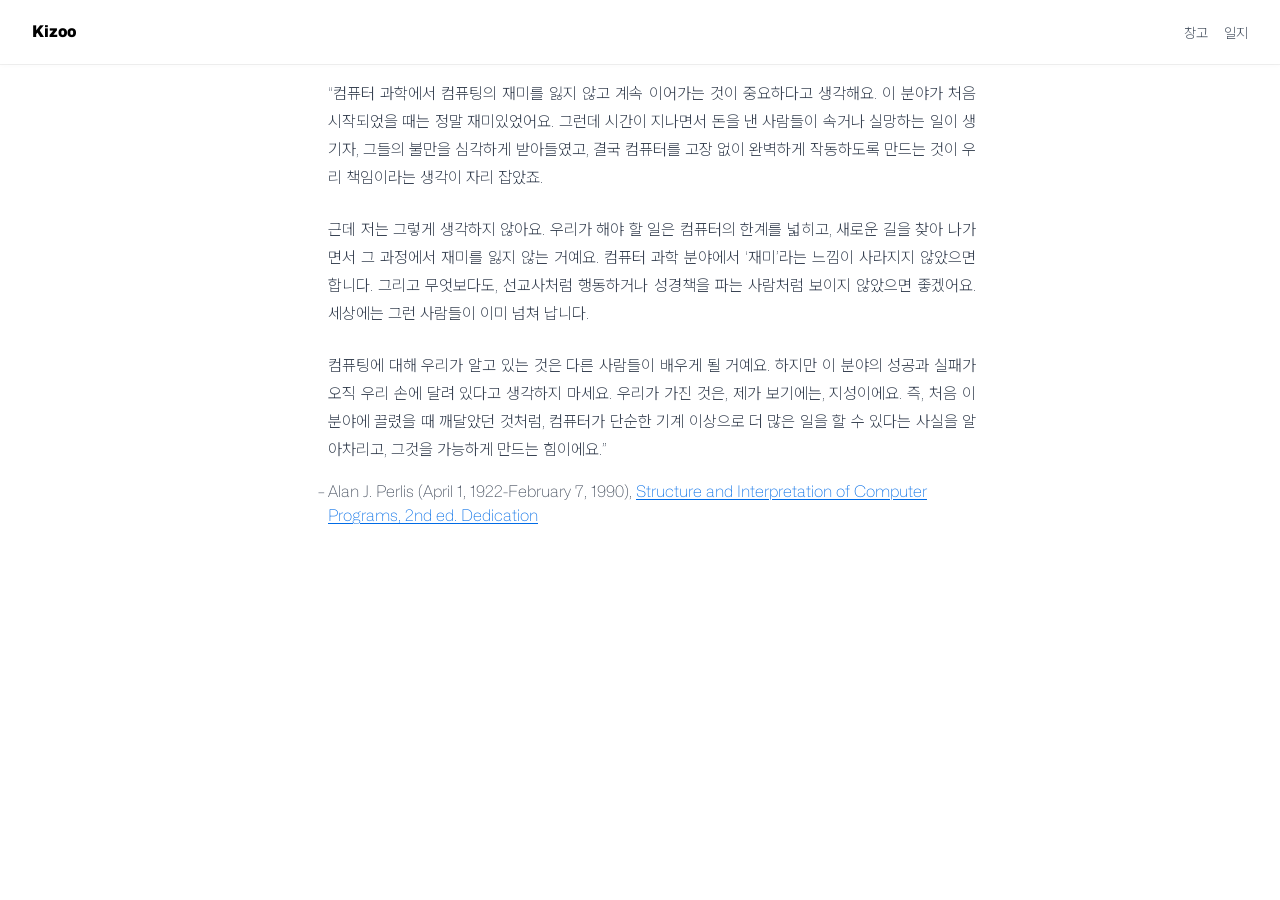
<file: index.html>
<!doctype html><html lang=ko><head><meta name=generator content="Hugo 0.128.2"><meta charset=utf-8><meta name=viewport content="width=device-width,initial-scale=1"><meta name=robots content="index, follow"><link rel="icon shortcut" href=/favicon.ico sizes=32x32><link rel=icon href=/favicon.svg type=image/svg+xml><link rel=icon href=/favicon-dark.svg type=image/svg+xml media="(prefers-color-scheme: dark)"><link rel=icon href=/favicon-16x16.png type=image/png sizes=16x16><link rel=icon href=/favicon-32x32.png type=image/png sizes=32x32><link rel=apple-touch-icon href=/apple-touch-icon.png sizes=180x180><link fetchpriority=low href=/site.webmanifest rel=manifest><title>Kizoo</title>
<meta name=description content="Kizoo's Archive"><link rel=canonical href=https://kizoo.gitlab.io/ itemprop=url><meta property="og:title" content><meta property="og:description" content="Kizoo's Archive"><meta property="og:type" content="website"><meta property="og:url" content="https://kizoo.gitlab.io/"><meta itemprop=name content="Kizoo"><meta itemprop=description content="컴퓨터 과학에서 컴퓨팅의 재미를 잃지 않고 계속 이어가는 것이 중요하다고 생각해요. 이 분야가 처음 시작되었을 때는 정말 재미있었어요. 그런데 시간이 지나면서 돈을"><meta itemprop=datePublished content="2022-03-25T00:00:00+00:00"><meta itemprop=dateModified content="2025-04-09T16:41:37+09:00"><meta itemprop=wordCount content="472"><meta name=twitter:card content="summary"><meta name=twitter:title content="Kizoo"><meta name=twitter:description content="컴퓨터 과학에서 컴퓨팅의 재미를 잃지 않고 계속 이어가는 것이 중요하다고 생각해요. 이 분야가 처음 시작되었을 때는 정말 재미있었어요. 그런데 시간이 지나면서 돈을"><link rel=preload href=/css/compiled/main.min.23a12191daf50c320fcb5ce50e8c895a47f37ce361f66be7c771e19f254b32b2.css as=style integrity="sha256-I6Ehkdr1DDIPy1zlDoyJWkfzfONh9mvnx3HhnyVLMrI="><link href=/css/compiled/main.min.23a12191daf50c320fcb5ce50e8c895a47f37ce361f66be7c771e19f254b32b2.css rel=stylesheet integrity="sha256-I6Ehkdr1DDIPy1zlDoyJWkfzfONh9mvnx3HhnyVLMrI="><link href=/css/custom.min.b89481fddb02943261aff3303bed7b9f19c840ba157ad2d229ad64ae0b16f151.css rel=stylesheet integrity="sha256-uJSB/dsClDJhr/MwO+17nxnIQLoVetLSKa1krgsW8VE="><script>const defaultTheme="light",setDarkTheme=()=>{document.documentElement.classList.add("dark"),document.documentElement.style.colorScheme="dark"},setLightTheme=()=>{document.documentElement.classList.remove("dark"),document.documentElement.style.colorScheme="light"};"color-theme"in localStorage?localStorage.getItem("color-theme")==="dark"?setDarkTheme():setLightTheme():(defaultTheme==="dark"?setDarkTheme():setLightTheme(),defaultTheme==="system"&&(window.matchMedia("(prefers-color-scheme: dark)").matches?setDarkTheme():setLightTheme()))</script></head><body dir=ltr><div class="nav-container hx-sticky hx-top-0 hx-z-20 hx-w-full hx-bg-transparent print:hx-hidden"><div class="nav-container-blur hx-pointer-events-none hx-absolute hx-z-[-1] hx-h-full hx-w-full hx-bg-white dark:hx-bg-dark hx-shadow-[0_2px_4px_rgba(0,0,0,.02),0_1px_0_rgba(0,0,0,.06)] contrast-more:hx-shadow-[0_0_0_1px_#000] dark:hx-shadow-[0_-1px_0_rgba(255,255,255,.1)_inset] contrast-more:dark:hx-shadow-[0_0_0_1px_#fff]"></div><nav class="hx-mx-auto hx-flex hx-items-center hx-justify-end hx-gap-2 hx-h-16 hx-px-6 hx-max-w-[90rem]"><a class="hx-flex hx-items-center hover:hx-opacity-75 ltr:hx-mr-auto rtl:hx-ml-auto" href=/><span class="hx-mx-2 hx-font-extrabold hx-inline hx-select-none" title=Kizoo>Kizoo</span>
</a><a title=창고 href=/archive class="hx-text-sm contrast-more:hx-text-gray-700 contrast-more:dark:hx-text-gray-100 hx-relative -hx-ml-2 hx-hidden hx-whitespace-nowrap hx-p-2 md:hx-inline-block hx-text-gray-600 hover:hx-text-gray-800 dark:hx-text-gray-400 dark:hover:hx-text-gray-200"><span class=hx-text-center>창고</span>
</a><a title=일지 href=/log class="hx-text-sm contrast-more:hx-text-gray-700 contrast-more:dark:hx-text-gray-100 hx-relative -hx-ml-2 hx-hidden hx-whitespace-nowrap hx-p-2 md:hx-inline-block hx-text-gray-600 hover:hx-text-gray-800 dark:hx-text-gray-400 dark:hover:hx-text-gray-200"><span class=hx-text-center>일지</span>
</a><button type=button aria-label=Menu class="hamburger-menu -hx-mr-2 hx-rounded hx-p-2 active:hx-bg-gray-400/20 md:hx-hidden"><svg height="24" fill="none" viewBox="0 0 24 24" stroke="currentcolor"><g><path stroke-linecap="round" stroke-linejoin="round" stroke-width="2" d="M4 8H20"/></g><g><path stroke-linecap="round" stroke-linejoin="round" stroke-width="2" d="M4 16H20"/></g></svg></button></nav></div><div class='hx-mx-auto hx-flex hx-max-w-[90rem]'><div class="mobile-menu-overlay [transition:background-color_1.5s_ease] hx-fixed hx-inset-0 hx-z-10 hx-bg-black/80 dark:hx-bg-black/60 hx-hidden"></div><aside class="sidebar-container hx-flex hx-flex-col print:hx-hidden md:hx-top-16 md:hx-shrink-0 md:hx-w-64 md:hx-self-start max-md:[transform:translate3d(0,-100%,0)] md:hx-hidden xl:hx-block"><div class="hx-px-4 hx-pt-4 md:hx-hidden"><div class="search-wrapper hx-relative md:hx-w-64"><div class="hx-relative hx-flex hx-items-center hx-text-gray-900 contrast-more:hx-text-gray-800 dark:hx-text-gray-300 contrast-more:dark:hx-text-gray-300"><input placeholder=검색... class="search-input hx-block hx-w-full hx-appearance-none hx-rounded-lg hx-px-3 hx-py-2 hx-transition-colors hx-text-base hx-leading-tight md:hx-text-sm hx-bg-black/[.05] dark:hx-bg-gray-50/10 focus:hx-bg-white dark:focus:hx-bg-dark placeholder:hx-text-gray-500 dark:placeholder:hx-text-gray-400 contrast-more:hx-border contrast-more:hx-border-current" type=search spellcheck=false>
<kbd class="hx-absolute hx-my-1.5 hx-select-none ltr:hx-right-1.5 rtl:hx-left-1.5 hx-h-5 hx-rounded hx-bg-white hx-px-1.5 hx-font-mono hx-text-[10px] hx-font-medium hx-text-gray-500 hx-border dark:hx-border-gray-100/20 dark:hx-bg-dark/50 contrast-more:hx-border-current contrast-more:hx-text-current contrast-more:dark:hx-border-current hx-items-center hx-gap-1 hx-transition-opacity hx-pointer-events-none hx-hidden sm:hx-flex">CTRL K</kbd></div><div><ul class="search-results hextra-scrollbar hx-hidden hx-border hx-border-gray-200 hx-bg-white hx-text-gray-100 dark:hx-border-neutral-800 dark:hx-bg-neutral-900 hx-absolute hx-top-full hx-z-20 hx-mt-2 hx-overflow-auto hx-overscroll-contain hx-rounded-xl hx-py-2.5 hx-shadow-xl hx-max-h-[min(calc(50vh-11rem-env(safe-area-inset-bottom)),400px)] md:hx-max-h-[min(calc(100vh-5rem-env(safe-area-inset-bottom)),400px)] hx-inset-x-0 ltr:md:hx-left-auto rtl:md:hx-right-auto contrast-more:hx-border contrast-more:hx-border-gray-900 contrast-more:dark:hx-border-gray-50 hx-w-screen hx-min-h-[100px] hx-max-w-[min(calc(100vw-2rem),calc(100%+20rem))]" style="transition:max-height .2s ease 0s"></ul></div></div></div><div class="hextra-scrollbar hx-overflow-y-auto hx-overflow-x-hidden hx-p-4 hx-grow md:hx-h-[calc(100vh-var(--navbar-height)-var(--menu-height))]"><ul class="hx-flex hx-flex-col hx-gap-1 md:hx-hidden"><li><a class="hx-flex hx-items-center hx-justify-between hx-gap-2 hx-cursor-pointer hx-rounded hx-px-2 hx-py-1.5 hx-text-sm hx-transition-colors [-webkit-tap-highlight-color:transparent] [-webkit-touch-callout:none] [word-break:break-word]
hx-text-gray-500 hover:hx-bg-gray-100 hover:hx-text-gray-900 contrast-more:hx-border contrast-more:hx-border-transparent contrast-more:hx-text-gray-900 contrast-more:hover:hx-border-gray-900 dark:hx-text-neutral-400 dark:hover:hx-bg-primary-100/5 dark:hover:hx-text-gray-50 contrast-more:dark:hx-text-gray-50 contrast-more:dark:hover:hx-border-gray-50" href=/log/>일지
<span class=hextra-sidebar-collapsible-button><svg fill="none" viewBox="0 0 24 24" stroke="currentcolor" class="hx-h-[18px] hx-min-w-[18px] hx-rounded-sm hx-p-0.5 hover:hx-bg-gray-800/5 dark:hover:hx-bg-gray-100/5"><path stroke-linecap="round" stroke-linejoin="round" stroke-width="2" d="M9 5l7 7-7 7" class="hx-origin-center hx-transition-transform rtl:-hx-rotate-180"/></svg></span></a><div class="ltr:hx-pr-0 hx-overflow-hidden"><ul class='hx-relative hx-flex hx-flex-col hx-gap-1 before:hx-absolute before:hx-inset-y-1 before:hx-w-px before:hx-bg-gray-200 before:hx-content-[""] ltr:hx-ml-3 ltr:hx-pl-3 ltr:before:hx-left-0 rtl:hx-mr-3 rtl:hx-pr-3 rtl:before:hx-right-0 dark:before:hx-bg-neutral-800'><li class="hx-flex hx-flex-col"><a class="hx-flex hx-items-center hx-justify-between hx-gap-2 hx-cursor-pointer hx-rounded hx-px-2 hx-py-1.5 hx-text-sm hx-transition-colors [-webkit-tap-highlight-color:transparent] [-webkit-touch-callout:none] [word-break:break-word]
hx-text-gray-500 hover:hx-bg-gray-100 hover:hx-text-gray-900 contrast-more:hx-border contrast-more:hx-border-transparent contrast-more:hx-text-gray-900 contrast-more:hover:hx-border-gray-900 dark:hx-text-neutral-400 dark:hover:hx-bg-primary-100/5 dark:hover:hx-text-gray-50 contrast-more:dark:hx-text-gray-50 contrast-more:dark:hover:hx-border-gray-50" href=/log/20250220/>Java Basic</a></li></ul></div></li><li><a class="hx-flex hx-items-center hx-justify-between hx-gap-2 hx-cursor-pointer hx-rounded hx-px-2 hx-py-1.5 hx-text-sm hx-transition-colors [-webkit-tap-highlight-color:transparent] [-webkit-touch-callout:none] [word-break:break-word]
hx-text-gray-500 hover:hx-bg-gray-100 hover:hx-text-gray-900 contrast-more:hx-border contrast-more:hx-border-transparent contrast-more:hx-text-gray-900 contrast-more:hover:hx-border-gray-900 dark:hx-text-neutral-400 dark:hover:hx-bg-primary-100/5 dark:hover:hx-text-gray-50 contrast-more:dark:hx-text-gray-50 contrast-more:dark:hover:hx-border-gray-50" href=/archive/>창고
<span class=hextra-sidebar-collapsible-button><svg fill="none" viewBox="0 0 24 24" stroke="currentcolor" class="hx-h-[18px] hx-min-w-[18px] hx-rounded-sm hx-p-0.5 hover:hx-bg-gray-800/5 dark:hover:hx-bg-gray-100/5"><path stroke-linecap="round" stroke-linejoin="round" stroke-width="2" d="M9 5l7 7-7 7" class="hx-origin-center hx-transition-transform rtl:-hx-rotate-180"/></svg></span></a><div class="ltr:hx-pr-0 hx-overflow-hidden"><ul class='hx-relative hx-flex hx-flex-col hx-gap-1 before:hx-absolute before:hx-inset-y-1 before:hx-w-px before:hx-bg-gray-200 before:hx-content-[""] ltr:hx-ml-3 ltr:hx-pl-3 ltr:before:hx-left-0 rtl:hx-mr-3 rtl:hx-pr-3 rtl:before:hx-right-0 dark:before:hx-bg-neutral-800'><li class="hx-flex hx-flex-col"><a class="hx-flex hx-items-center hx-justify-between hx-gap-2 hx-cursor-pointer hx-rounded hx-px-2 hx-py-1.5 hx-text-sm hx-transition-colors [-webkit-tap-highlight-color:transparent] [-webkit-touch-callout:none] [word-break:break-word]
hx-text-gray-500 hover:hx-bg-gray-100 hover:hx-text-gray-900 contrast-more:hx-border contrast-more:hx-border-transparent contrast-more:hx-text-gray-900 contrast-more:hover:hx-border-gray-900 dark:hx-text-neutral-400 dark:hover:hx-bg-primary-100/5 dark:hover:hx-text-gray-50 contrast-more:dark:hx-text-gray-50 contrast-more:dark:hover:hx-border-gray-50" href=/archive/tip/>TIP</a></li><li class="hx-flex hx-flex-col"><a class="hx-flex hx-items-center hx-justify-between hx-gap-2 hx-cursor-pointer hx-rounded hx-px-2 hx-py-1.5 hx-text-sm hx-transition-colors [-webkit-tap-highlight-color:transparent] [-webkit-touch-callout:none] [word-break:break-word]
hx-text-gray-500 hover:hx-bg-gray-100 hover:hx-text-gray-900 contrast-more:hx-border contrast-more:hx-border-transparent contrast-more:hx-text-gray-900 contrast-more:hover:hx-border-gray-900 dark:hx-text-neutral-400 dark:hover:hx-bg-primary-100/5 dark:hover:hx-text-gray-50 contrast-more:dark:hx-text-gray-50 contrast-more:dark:hover:hx-border-gray-50" href=/archive/javabasic/>Java Basic</a></li></ul></div></li></ul><div class="max-xl:hx-hidden hx-h-0 hx-w-64 hx-shrink-0"></div></div></aside><nav class="hextra-toc hx-order-last hx-hidden hx-w-64 hx-shrink-0 xl:hx-block print:hx-hidden hx-px-4" aria-label="table of contents"><div class="hextra-scrollbar hx-sticky hx-top-16 hx-overflow-y-auto hx-pr-4 hx-pt-6 hx-text-sm [hyphens:auto] hx-max-h-[calc(100vh-var(--navbar-height)-env(safe-area-inset-bottom))] ltr:hx--mr-4 rtl:hx--ml-4"><div class="hx-sticky hx-bottom-0 hx-flex hx-flex-col hx-items-start hx-gap-2 hx-pb-8 dark:hx-border-neutral-800 contrast-more:hx-border-t contrast-more:hx-border-neutral-400 contrast-more:hx-shadow-none contrast-more:dark:hx-border-neutral-400"><button aria-hidden=true id=backToTop onclick=scrollUp() class="hx-transition-all hx-duration-75 hx-opacity-0 hx-text-xs hx-font-medium hx-text-gray-500 hover:hx-text-gray-900 dark:hx-text-gray-400 dark:hover:hx-text-gray-100 contrast-more:hx-text-gray-800 contrast-more:dark:hx-text-gray-50">
<span>맨위로</span><svg xmlns="http://www.w3.org/2000/svg" fill="none" viewBox="0 0 24 24" stroke-width="1.5" stroke="currentcolor" class="hx-inline ltr:hx-ml-1 rtl:hx-mr-1 hx-h-3.5 hx-w-3.5 hx-border hx-rounded-full hx-border-gray-500 hover:hx-border-gray-900 dark:hx-border-gray-400 dark:hover:hx-border-gray-100 contrast-more:hx-border-gray-800 contrast-more:dark:hx-border-gray-50"><path stroke-linecap="round" stroke-linejoin="round" d="M4.5 15.75l7.5-7.5 7.5 7.5"/></svg></button></div></div></nav><article class="hx-w-full hx-break-words hx-flex hx-min-h-[calc(100vh-var(--navbar-height))] hx-min-w-0 hx-justify-center hx-pb-8 hx-pr-[calc(env(safe-area-inset-right)-1.5rem)]"><main class="hx-w-full hx-min-w-0 hx-max-w-6xl hx-px-6 hx-pt-4 md:hx-px-12"><div class=content><div class=epigraph><blockquote><p>컴퓨터 과학에서 컴퓨팅의 재미를 잃지 않고 계속 이어가는 것이 중요하다고
생각해요. 이 분야가 처음 시작되었을 때는 정말 재미있었어요. 그런데 시간이
지나면서 돈을 낸 사람들이 속거나 실망하는 일이 생기자, 그들의 불만을 심각하게
받아들였고, 결국 컴퓨터를 고장 없이 완벽하게 작동하도록 만드는 것이 우리
책임이라는 생각이 자리 잡았죠.</p><p>근데 저는 그렇게 생각하지 않아요. 우리가 해야 할 일은 컴퓨터의 한계를 넓히고,
새로운 길을 찾아 나가면서 그 과정에서 재미를 잃지 않는 거예요. 컴퓨터 과학
분야에서 &lsquo;재미&rsquo;라는 느낌이 사라지지 않았으면 합니다. 그리고 무엇보다도,
선교사처럼 행동하거나 성경책을 파는 사람처럼 보이지 않았으면 좋겠어요. 세상에는
그런 사람들이 이미 넘쳐 납니다.</p><p>컴퓨팅에 대해 우리가 알고 있는 것은 다른 사람들이 배우게 될 거예요. 하지만
이 분야의 성공과 실패가 오직 우리 손에 달려 있다고 생각하지 마세요. 우리가 가진
것은, 제가 보기에는, 지성이에요. 즉, 처음 이 분야에 끌렸을 때 깨달았던 것처럼,
컴퓨터가 단순한 기계 이상으로 더 많은 일을 할 수 있다는 사실을 알아차리고,
그것을 가능하게 만드는 힘이에요.</p><footer>Alan J. Perlis (April 1, 1922-February 7, 1990), <cite><a href=https://mitp-content-server.mit.edu/books/content/sectbyfn/books_pres_0/6515/sicp.zip/full-text/book/book-Z-H-3.html target=_blank rel=noopener>Structure and Interpretation of Computer Programs, 2nd ed. Dedication</a></cite></footer></blockquote></div></div></main></article></div><script defer src=/js/main.min.d1048f02f76d9018acd295a4df4c057510adf57b63a51446829eb33941ddbed6.js integrity="sha256-0QSPAvdtkBis0pWk30wFdRCt9XtjpRRGgp6zOUHdvtY="></script><script defer src=/lib/flexsearch/flexsearch.bundle.min.0425860527cc9968f9f049421c7a56b39327d475e2e3a8f550416be3a9134327.js integrity="sha256-BCWGBSfMmWj58ElCHHpWs5Mn1HXi46j1UEFr46kTQyc="></script><script defer src=/ko.search.min.85f04c3727829a4e415c7d4fdd52927930ec93f1f6dd659aa23b1565287f50a0.js integrity="sha256-hfBMNyeCmk5BXH1P3VKSeTDsk/H23WWaojsVZSh/UKA="></script></body></html>
</file>
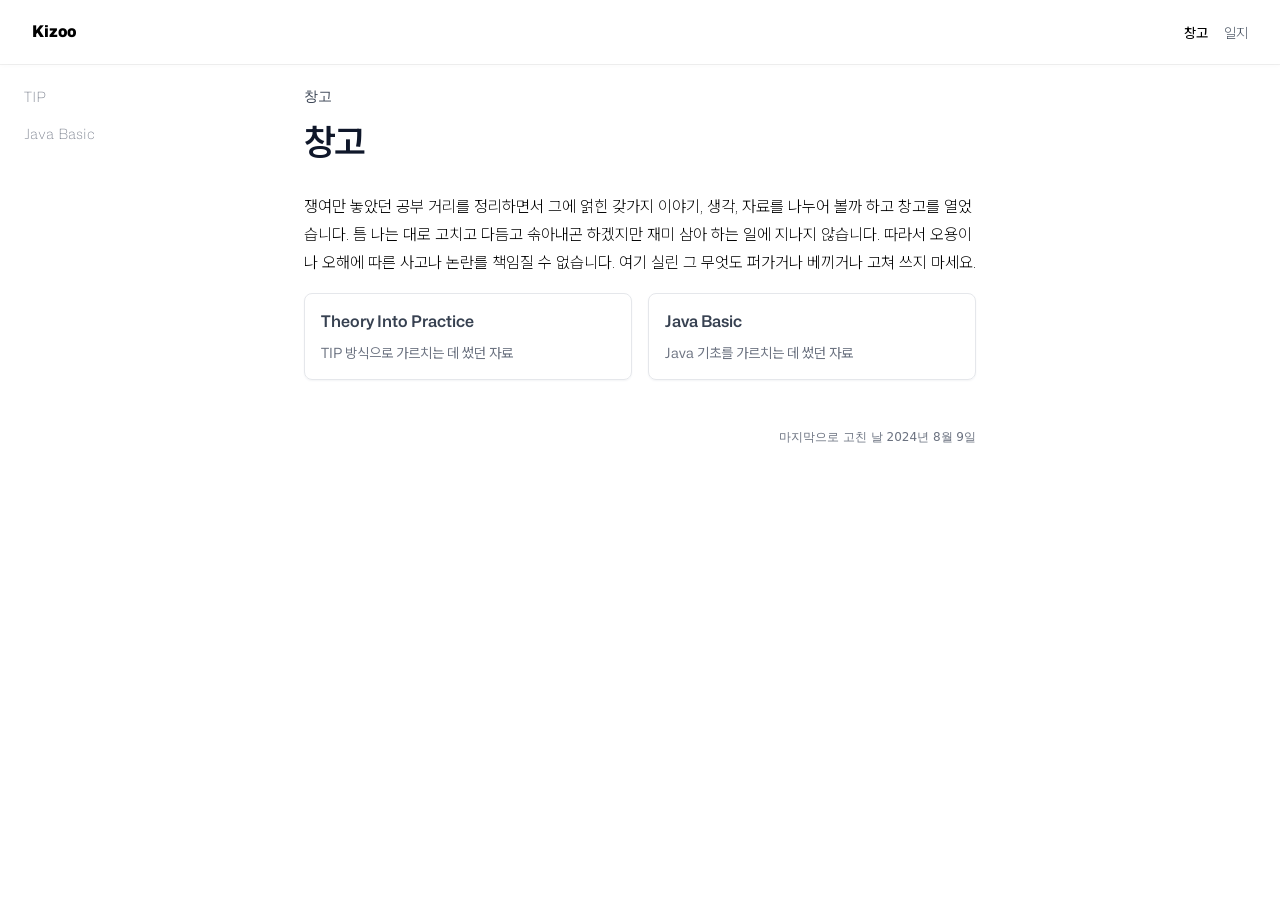
<file: archive/index.html>
<!doctype html><html lang=ko><head><meta charset=utf-8><meta name=viewport content="width=device-width,initial-scale=1"><meta name=robots content="index, follow"><link rel="icon shortcut" href=/favicon.ico sizes=32x32><link rel=icon href=/favicon.svg type=image/svg+xml><link rel=icon href=/favicon-dark.svg type=image/svg+xml media="(prefers-color-scheme: dark)"><link rel=icon href=/favicon-16x16.png type=image/png sizes=16x16><link rel=icon href=/favicon-32x32.png type=image/png sizes=32x32><link rel=apple-touch-icon href=/apple-touch-icon.png sizes=180x180><link fetchpriority=low href=/site.webmanifest rel=manifest><title>창고 – Kizoo</title>
<meta name=description content="쟁여만 놓았던 공부 거리를 정리하면서 그에 얽힌 갖가지 이야기, 생각, 자료를 나누어 볼까 하고 창고를 열었습니다. 틈 나는 대로 고치고 다듬고 솎아내곤 하겠지만 재미"><link rel=canonical href=https://kizoo.gitlab.io/archive/ itemprop=url><meta property="og:title" content="창고"><meta property="og:description" content="Kizoo's Archive"><meta property="og:type" content="website"><meta property="og:url" content="https://kizoo.gitlab.io/archive/"><meta itemprop=name content="창고"><meta itemprop=description content="쟁여만 놓았던 공부 거리를 정리하면서 그에 얽힌 갖가지 이야기, 생각, 자료를 나누어 볼까 하고 창고를 열었습니다. 틈 나는 대로 고치고 다듬고 솎아내곤 하겠지만 재미"><meta itemprop=dateModified content="2024-08-09T17:03:30+09:00"><meta itemprop=wordCount content="165"><meta name=twitter:card content="summary"><meta name=twitter:title content="창고"><meta name=twitter:description content="쟁여만 놓았던 공부 거리를 정리하면서 그에 얽힌 갖가지 이야기, 생각, 자료를 나누어 볼까 하고 창고를 열었습니다. 틈 나는 대로 고치고 다듬고 솎아내곤 하겠지만 재미"><link rel=preload href=/css/compiled/main.min.23a12191daf50c320fcb5ce50e8c895a47f37ce361f66be7c771e19f254b32b2.css as=style integrity="sha256-I6Ehkdr1DDIPy1zlDoyJWkfzfONh9mvnx3HhnyVLMrI="><link href=/css/compiled/main.min.23a12191daf50c320fcb5ce50e8c895a47f37ce361f66be7c771e19f254b32b2.css rel=stylesheet integrity="sha256-I6Ehkdr1DDIPy1zlDoyJWkfzfONh9mvnx3HhnyVLMrI="><link href=/css/custom.min.b89481fddb02943261aff3303bed7b9f19c840ba157ad2d229ad64ae0b16f151.css rel=stylesheet integrity="sha256-uJSB/dsClDJhr/MwO+17nxnIQLoVetLSKa1krgsW8VE="><script>const defaultTheme="light",setDarkTheme=()=>{document.documentElement.classList.add("dark"),document.documentElement.style.colorScheme="dark"},setLightTheme=()=>{document.documentElement.classList.remove("dark"),document.documentElement.style.colorScheme="light"};"color-theme"in localStorage?localStorage.getItem("color-theme")==="dark"?setDarkTheme():setLightTheme():(defaultTheme==="dark"?setDarkTheme():setLightTheme(),defaultTheme==="system"&&(window.matchMedia("(prefers-color-scheme: dark)").matches?setDarkTheme():setLightTheme()))</script></head><body dir=ltr><div class="nav-container hx-sticky hx-top-0 hx-z-20 hx-w-full hx-bg-transparent print:hx-hidden"><div class="nav-container-blur hx-pointer-events-none hx-absolute hx-z-[-1] hx-h-full hx-w-full hx-bg-white dark:hx-bg-dark hx-shadow-[0_2px_4px_rgba(0,0,0,.02),0_1px_0_rgba(0,0,0,.06)] contrast-more:hx-shadow-[0_0_0_1px_#000] dark:hx-shadow-[0_-1px_0_rgba(255,255,255,.1)_inset] contrast-more:dark:hx-shadow-[0_0_0_1px_#fff]"></div><nav class="hx-mx-auto hx-flex hx-items-center hx-justify-end hx-gap-2 hx-h-16 hx-px-6 hx-max-w-[90rem]"><a class="hx-flex hx-items-center hover:hx-opacity-75 ltr:hx-mr-auto rtl:hx-ml-auto" href=/><span class="hx-mx-2 hx-font-extrabold hx-inline hx-select-none" title=Kizoo>Kizoo</span>
</a><a title=창고 href=/archive class="hx-text-sm contrast-more:hx-text-gray-700 contrast-more:dark:hx-text-gray-100 hx-relative -hx-ml-2 hx-hidden hx-whitespace-nowrap hx-p-2 md:hx-inline-block hx-font-medium"><span class=hx-text-center>창고</span>
</a><a title=일지 href=/log class="hx-text-sm contrast-more:hx-text-gray-700 contrast-more:dark:hx-text-gray-100 hx-relative -hx-ml-2 hx-hidden hx-whitespace-nowrap hx-p-2 md:hx-inline-block hx-text-gray-600 hover:hx-text-gray-800 dark:hx-text-gray-400 dark:hover:hx-text-gray-200"><span class=hx-text-center>일지</span>
</a><button type=button aria-label=Menu class="hamburger-menu -hx-mr-2 hx-rounded hx-p-2 active:hx-bg-gray-400/20 md:hx-hidden"><svg height="24" fill="none" viewBox="0 0 24 24" stroke="currentcolor"><g><path stroke-linecap="round" stroke-linejoin="round" stroke-width="2" d="M4 8H20"/></g><g><path stroke-linecap="round" stroke-linejoin="round" stroke-width="2" d="M4 16H20"/></g></svg></button></nav></div><div class='hx-mx-auto hx-flex hx-max-w-[90rem]'><div class="mobile-menu-overlay [transition:background-color_1.5s_ease] hx-fixed hx-inset-0 hx-z-10 hx-bg-black/80 dark:hx-bg-black/60 hx-hidden"></div><aside class="sidebar-container hx-flex hx-flex-col print:hx-hidden md:hx-top-16 md:hx-shrink-0 md:hx-w-64 md:hx-self-start max-md:[transform:translate3d(0,-100%,0)] md:hx-sticky"><div class="hx-px-4 hx-pt-4 md:hx-hidden"><div class="search-wrapper hx-relative md:hx-w-64"><div class="hx-relative hx-flex hx-items-center hx-text-gray-900 contrast-more:hx-text-gray-800 dark:hx-text-gray-300 contrast-more:dark:hx-text-gray-300"><input placeholder=검색... class="search-input hx-block hx-w-full hx-appearance-none hx-rounded-lg hx-px-3 hx-py-2 hx-transition-colors hx-text-base hx-leading-tight md:hx-text-sm hx-bg-black/[.05] dark:hx-bg-gray-50/10 focus:hx-bg-white dark:focus:hx-bg-dark placeholder:hx-text-gray-500 dark:placeholder:hx-text-gray-400 contrast-more:hx-border contrast-more:hx-border-current" type=search spellcheck=false>
<kbd class="hx-absolute hx-my-1.5 hx-select-none ltr:hx-right-1.5 rtl:hx-left-1.5 hx-h-5 hx-rounded hx-bg-white hx-px-1.5 hx-font-mono hx-text-[10px] hx-font-medium hx-text-gray-500 hx-border dark:hx-border-gray-100/20 dark:hx-bg-dark/50 contrast-more:hx-border-current contrast-more:hx-text-current contrast-more:dark:hx-border-current hx-items-center hx-gap-1 hx-transition-opacity hx-pointer-events-none hx-hidden sm:hx-flex">CTRL K</kbd></div><div><ul class="search-results hextra-scrollbar hx-hidden hx-border hx-border-gray-200 hx-bg-white hx-text-gray-100 dark:hx-border-neutral-800 dark:hx-bg-neutral-900 hx-absolute hx-top-full hx-z-20 hx-mt-2 hx-overflow-auto hx-overscroll-contain hx-rounded-xl hx-py-2.5 hx-shadow-xl hx-max-h-[min(calc(50vh-11rem-env(safe-area-inset-bottom)),400px)] md:hx-max-h-[min(calc(100vh-5rem-env(safe-area-inset-bottom)),400px)] hx-inset-x-0 ltr:md:hx-left-auto rtl:md:hx-right-auto contrast-more:hx-border contrast-more:hx-border-gray-900 contrast-more:dark:hx-border-gray-50 hx-w-screen hx-min-h-[100px] hx-max-w-[min(calc(100vw-2rem),calc(100%+20rem))]" style="transition:max-height .2s ease 0s"></ul></div></div></div><div class="hextra-scrollbar hx-overflow-y-auto hx-overflow-x-hidden hx-p-4 hx-grow md:hx-h-[calc(100vh-var(--navbar-height)-var(--menu-height))]"><ul class="hx-flex hx-flex-col hx-gap-1 md:hx-hidden"><li><a class="hx-flex hx-items-center hx-justify-between hx-gap-2 hx-cursor-pointer hx-rounded hx-px-2 hx-py-1.5 hx-text-sm hx-transition-colors [-webkit-tap-highlight-color:transparent] [-webkit-touch-callout:none] [word-break:break-word]
hx-text-gray-500 hover:hx-bg-gray-100 hover:hx-text-gray-900 contrast-more:hx-border contrast-more:hx-border-transparent contrast-more:hx-text-gray-900 contrast-more:hover:hx-border-gray-900 dark:hx-text-neutral-400 dark:hover:hx-bg-primary-100/5 dark:hover:hx-text-gray-50 contrast-more:dark:hx-text-gray-50 contrast-more:dark:hover:hx-border-gray-50" href=/log/>일지
<span class=hextra-sidebar-collapsible-button><svg fill="none" viewBox="0 0 24 24" stroke="currentcolor" class="hx-h-[18px] hx-min-w-[18px] hx-rounded-sm hx-p-0.5 hover:hx-bg-gray-800/5 dark:hover:hx-bg-gray-100/5"><path stroke-linecap="round" stroke-linejoin="round" stroke-width="2" d="M9 5l7 7-7 7" class="hx-origin-center hx-transition-transform rtl:-hx-rotate-180"/></svg></span></a><div class="ltr:hx-pr-0 hx-overflow-hidden"><ul class='hx-relative hx-flex hx-flex-col hx-gap-1 before:hx-absolute before:hx-inset-y-1 before:hx-w-px before:hx-bg-gray-200 before:hx-content-[""] ltr:hx-ml-3 ltr:hx-pl-3 ltr:before:hx-left-0 rtl:hx-mr-3 rtl:hx-pr-3 rtl:before:hx-right-0 dark:before:hx-bg-neutral-800'><li class="hx-flex hx-flex-col"><a class="hx-flex hx-items-center hx-justify-between hx-gap-2 hx-cursor-pointer hx-rounded hx-px-2 hx-py-1.5 hx-text-sm hx-transition-colors [-webkit-tap-highlight-color:transparent] [-webkit-touch-callout:none] [word-break:break-word]
hx-text-gray-500 hover:hx-bg-gray-100 hover:hx-text-gray-900 contrast-more:hx-border contrast-more:hx-border-transparent contrast-more:hx-text-gray-900 contrast-more:hover:hx-border-gray-900 dark:hx-text-neutral-400 dark:hover:hx-bg-primary-100/5 dark:hover:hx-text-gray-50 contrast-more:dark:hx-text-gray-50 contrast-more:dark:hover:hx-border-gray-50" href=/log/20250220/>Java Basic</a></li></ul></div></li><li class=open><a class="hx-flex hx-items-center hx-justify-between hx-gap-2 hx-cursor-pointer hx-rounded hx-px-2 hx-py-1.5 hx-text-sm hx-transition-colors [-webkit-tap-highlight-color:transparent] [-webkit-touch-callout:none] [word-break:break-word]
sidebar-active-item hx-bg-primary-100 hx-font-semibold hx-text-primary-800 contrast-more:hx-border contrast-more:hx-border-primary-500 dark:hx-bg-primary-400/10 dark:hx-text-primary-600 contrast-more:dark:hx-border-primary-500" href=/archive/>창고
<span class=hextra-sidebar-collapsible-button><svg fill="none" viewBox="0 0 24 24" stroke="currentcolor" class="hx-h-[18px] hx-min-w-[18px] hx-rounded-sm hx-p-0.5 hover:hx-bg-gray-800/5 dark:hover:hx-bg-gray-100/5"><path stroke-linecap="round" stroke-linejoin="round" stroke-width="2" d="M9 5l7 7-7 7" class="hx-origin-center hx-transition-transform rtl:-hx-rotate-180"/></svg></span></a><div class="ltr:hx-pr-0 hx-overflow-hidden"><ul class='hx-relative hx-flex hx-flex-col hx-gap-1 before:hx-absolute before:hx-inset-y-1 before:hx-w-px before:hx-bg-gray-200 before:hx-content-[""] ltr:hx-ml-3 ltr:hx-pl-3 ltr:before:hx-left-0 rtl:hx-mr-3 rtl:hx-pr-3 rtl:before:hx-right-0 dark:before:hx-bg-neutral-800'><li class="hx-flex hx-flex-col"><a class="hx-flex hx-items-center hx-justify-between hx-gap-2 hx-cursor-pointer hx-rounded hx-px-2 hx-py-1.5 hx-text-sm hx-transition-colors [-webkit-tap-highlight-color:transparent] [-webkit-touch-callout:none] [word-break:break-word]
hx-text-gray-500 hover:hx-bg-gray-100 hover:hx-text-gray-900 contrast-more:hx-border contrast-more:hx-border-transparent contrast-more:hx-text-gray-900 contrast-more:hover:hx-border-gray-900 dark:hx-text-neutral-400 dark:hover:hx-bg-primary-100/5 dark:hover:hx-text-gray-50 contrast-more:dark:hx-text-gray-50 contrast-more:dark:hover:hx-border-gray-50" href=/archive/tip/>TIP</a></li><li class="hx-flex hx-flex-col"><a class="hx-flex hx-items-center hx-justify-between hx-gap-2 hx-cursor-pointer hx-rounded hx-px-2 hx-py-1.5 hx-text-sm hx-transition-colors [-webkit-tap-highlight-color:transparent] [-webkit-touch-callout:none] [word-break:break-word]
hx-text-gray-500 hover:hx-bg-gray-100 hover:hx-text-gray-900 contrast-more:hx-border contrast-more:hx-border-transparent contrast-more:hx-text-gray-900 contrast-more:hover:hx-border-gray-900 dark:hx-text-neutral-400 dark:hover:hx-bg-primary-100/5 dark:hover:hx-text-gray-50 contrast-more:dark:hx-text-gray-50 contrast-more:dark:hover:hx-border-gray-50" href=/archive/javabasic/>Java Basic</a></li></ul></div></li></ul><ul class="hx-flex hx-flex-col hx-gap-1 max-md:hx-hidden"><li><a class="hx-flex hx-items-center hx-justify-between hx-gap-2 hx-cursor-pointer hx-rounded hx-px-2 hx-py-1.5 hx-text-sm hx-transition-colors [-webkit-tap-highlight-color:transparent] [-webkit-touch-callout:none] [word-break:break-word]
hx-text-gray-500 hover:hx-bg-gray-100 hover:hx-text-gray-900 contrast-more:hx-border contrast-more:hx-border-transparent contrast-more:hx-text-gray-900 contrast-more:hover:hx-border-gray-900 dark:hx-text-neutral-400 dark:hover:hx-bg-primary-100/5 dark:hover:hx-text-gray-50 contrast-more:dark:hx-text-gray-50 contrast-more:dark:hover:hx-border-gray-50" href=/archive/tip/>TIP</a></li><li><a class="hx-flex hx-items-center hx-justify-between hx-gap-2 hx-cursor-pointer hx-rounded hx-px-2 hx-py-1.5 hx-text-sm hx-transition-colors [-webkit-tap-highlight-color:transparent] [-webkit-touch-callout:none] [word-break:break-word]
hx-text-gray-500 hover:hx-bg-gray-100 hover:hx-text-gray-900 contrast-more:hx-border contrast-more:hx-border-transparent contrast-more:hx-text-gray-900 contrast-more:hover:hx-border-gray-900 dark:hx-text-neutral-400 dark:hover:hx-bg-primary-100/5 dark:hover:hx-text-gray-50 contrast-more:dark:hx-text-gray-50 contrast-more:dark:hover:hx-border-gray-50" href=/archive/javabasic/>Java Basic</a></li></ul></div></aside><nav class="hextra-toc hx-order-last hx-hidden hx-w-64 hx-shrink-0 xl:hx-block print:hx-hidden hx-px-4" aria-label="table of contents"><div class="hextra-scrollbar hx-sticky hx-top-16 hx-overflow-y-auto hx-pr-4 hx-pt-6 hx-text-sm [hyphens:auto] hx-max-h-[calc(100vh-var(--navbar-height)-env(safe-area-inset-bottom))] ltr:hx--mr-4 rtl:hx--ml-4"><div class="hx-sticky hx-bottom-0 hx-flex hx-flex-col hx-items-start hx-gap-2 hx-pb-8 dark:hx-border-neutral-800 contrast-more:hx-border-t contrast-more:hx-border-neutral-400 contrast-more:hx-shadow-none contrast-more:dark:hx-border-neutral-400"><button aria-hidden=true id=backToTop onclick=scrollUp() class="hx-transition-all hx-duration-75 hx-opacity-0 hx-text-xs hx-font-medium hx-text-gray-500 hover:hx-text-gray-900 dark:hx-text-gray-400 dark:hover:hx-text-gray-100 contrast-more:hx-text-gray-800 contrast-more:dark:hx-text-gray-50">
<span>맨위로</span><svg xmlns="http://www.w3.org/2000/svg" fill="none" viewBox="0 0 24 24" stroke-width="1.5" stroke="currentcolor" class="hx-inline ltr:hx-ml-1 rtl:hx-mr-1 hx-h-3.5 hx-w-3.5 hx-border hx-rounded-full hx-border-gray-500 hover:hx-border-gray-900 dark:hx-border-gray-400 dark:hover:hx-border-gray-100 contrast-more:hx-border-gray-800 contrast-more:dark:hx-border-gray-50"><path stroke-linecap="round" stroke-linejoin="round" d="M4.5 15.75l7.5-7.5 7.5 7.5"/></svg></button></div></div></nav><article class="hx-w-full hx-break-words hx-flex hx-min-h-[calc(100vh-var(--navbar-height))] hx-min-w-0 hx-justify-center hx-pb-8 hx-pr-[calc(env(safe-area-inset-right)-1.5rem)]"><main class="hx-w-full hx-min-w-0 hx-max-w-6xl hx-px-6 hx-pt-4 md:hx-px-12"><div class="hx-mt-1.5 hx-flex hx-items-center hx-gap-1 hx-overflow-hidden hx-text-sm hx-text-gray-500 dark:hx-text-gray-400 contrast-more:hx-text-current"><div class="hx-whitespace-nowrap hx-transition-colors hx-font-medium hx-text-gray-700 contrast-more:hx-font-bold contrast-more:hx-text-current dark:hx-text-gray-100 contrast-more:dark:hx-text-current">창고</div></div><div class=content><h1>창고</h1><p>쟁여만 놓았던 공부 거리를 정리하면서 그에 얽힌 갖가지 이야기, 생각, 자료를
나누어 볼까 하고 창고를 열었습니다. 틈 나는 대로 고치고 다듬고 솎아내곤
하겠지만 재미 삼아 하는 일에 지나지 않습니다. 따라서 오용이나 오해에 따른
사고나 논란를 책임질 수 없습니다. 여기 실린 그 무엇도 퍼가거나 베끼거나 고쳐
쓰지 마세요.</p><div class="hextra-cards hx-mt-4 hx-gap-4 hx-grid not-prose" style=--hextra-cards-grid-cols:3><a class="hextra-card hx-group hx-flex hx-flex-col hx-justify-start hx-overflow-hidden hx-rounded-lg hx-border hx-border-gray-200 hx-text-current hx-no-underline dark:hx-shadow-none hover:hx-shadow-gray-100 dark:hover:hx-shadow-none hx-shadow-gray-100 active:hx-shadow-sm active:hx-shadow-gray-200 hx-transition-all hx-duration-200 hover:hx-border-gray-300 hx-bg-transparent hx-shadow-sm dark:hx-border-neutral-800 hover:hx-bg-slate-50 hover:hx-shadow-md dark:hover:hx-border-neutral-700 dark:hover:hx-bg-neutral-900" href=tip><span class="hextra-card-icon hx-flex hx-font-semibold hx-items-start hx-gap-2 hx-pt-4 hx-px-4 hx-text-gray-700 hover:hx-text-gray-900 dark:hx-text-neutral-200 dark:hover:hx-text-neutral-50">Theory Into Practice</span><div class="hextra-card-subtitle hx-line-clamp-3 hx-text-sm hx-font-normal hx-text-gray-500 dark:hx-text-gray-400 hx-px-4 hx-mb-4 hx-mt-2">TIP 방식으로 가르치는 데 썼던 자료</div></a><a class="hextra-card hx-group hx-flex hx-flex-col hx-justify-start hx-overflow-hidden hx-rounded-lg hx-border hx-border-gray-200 hx-text-current hx-no-underline dark:hx-shadow-none hover:hx-shadow-gray-100 dark:hover:hx-shadow-none hx-shadow-gray-100 active:hx-shadow-sm active:hx-shadow-gray-200 hx-transition-all hx-duration-200 hover:hx-border-gray-300 hx-bg-transparent hx-shadow-sm dark:hx-border-neutral-800 hover:hx-bg-slate-50 hover:hx-shadow-md dark:hover:hx-border-neutral-700 dark:hover:hx-bg-neutral-900" href=javabasic><span class="hextra-card-icon hx-flex hx-font-semibold hx-items-start hx-gap-2 hx-pt-4 hx-px-4 hx-text-gray-700 hover:hx-text-gray-900 dark:hx-text-neutral-200 dark:hover:hx-text-neutral-50">Java Basic</span><div class="hextra-card-subtitle hx-line-clamp-3 hx-text-sm hx-font-normal hx-text-gray-500 dark:hx-text-gray-400 hx-px-4 hx-mb-4 hx-mt-2">Java 기초를 가르치는 데 썼던 자료</div></a></div></div><div class="hx-mt-12 hx-mb-8 hx-block hx-text-xs hx-text-gray-500 ltr:hx-text-right rtl:hx-text-left dark:hx-text-gray-400">마지막으로 고친 날 <time datetime=2024-08-09T17:03:30.000Z>2024년 8월 9일</time></div></main></article></div><script defer src=/js/main.min.d1048f02f76d9018acd295a4df4c057510adf57b63a51446829eb33941ddbed6.js integrity="sha256-0QSPAvdtkBis0pWk30wFdRCt9XtjpRRGgp6zOUHdvtY="></script><script defer src=/lib/flexsearch/flexsearch.bundle.min.0425860527cc9968f9f049421c7a56b39327d475e2e3a8f550416be3a9134327.js integrity="sha256-BCWGBSfMmWj58ElCHHpWs5Mn1HXi46j1UEFr46kTQyc="></script><script defer src=/ko.search.min.85f04c3727829a4e415c7d4fdd52927930ec93f1f6dd659aa23b1565287f50a0.js integrity="sha256-hfBMNyeCmk5BXH1P3VKSeTDsk/H23WWaojsVZSh/UKA="></script></body></html>
</file>
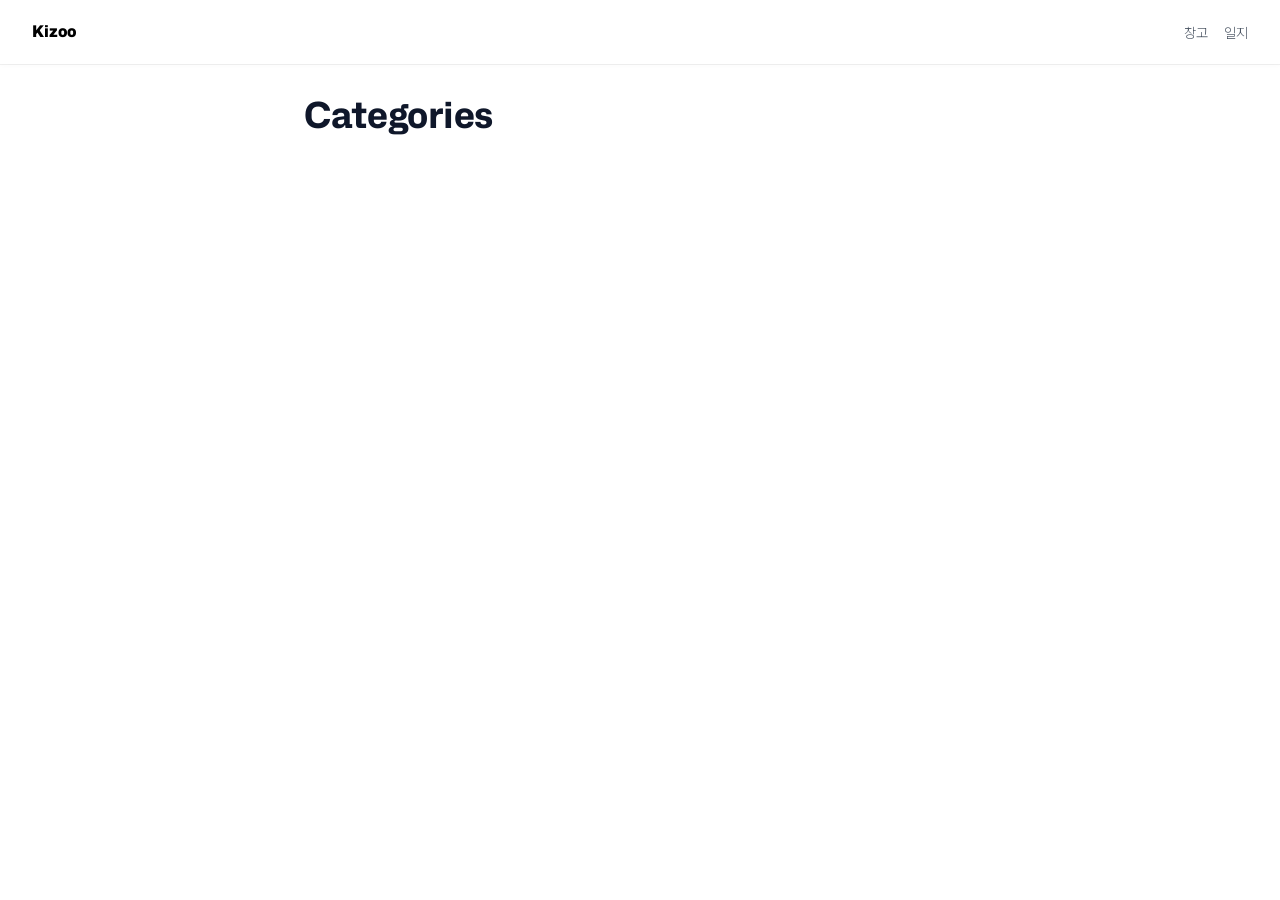
<file: categories/index.html>
<!doctype html><html lang=ko><head><meta charset=utf-8><meta name=viewport content="width=device-width,initial-scale=1"><meta name=robots content="index, follow"><link rel="icon shortcut" href=/favicon.ico sizes=32x32><link rel=icon href=/favicon.svg type=image/svg+xml><link rel=icon href=/favicon-dark.svg type=image/svg+xml media="(prefers-color-scheme: dark)"><link rel=icon href=/favicon-16x16.png type=image/png sizes=16x16><link rel=icon href=/favicon-32x32.png type=image/png sizes=32x32><link rel=apple-touch-icon href=/apple-touch-icon.png sizes=180x180><link fetchpriority=low href=/site.webmanifest rel=manifest><title>Categories – Kizoo</title>
<meta name=description content><link rel=canonical href=https://kizoo.gitlab.io/categories/ itemprop=url><meta property="og:title" content="Categories"><meta property="og:description" content="Kizoo's Archive"><meta property="og:type" content="website"><meta property="og:url" content="https://kizoo.gitlab.io/categories/"><meta itemprop=name content="Categories"><meta itemprop=description content="Kizoo's Archive"><meta name=twitter:card content="summary"><meta name=twitter:title content="Categories"><meta name=twitter:description content="Kizoo's Archive"><link rel=preload href=/css/compiled/main.min.23a12191daf50c320fcb5ce50e8c895a47f37ce361f66be7c771e19f254b32b2.css as=style integrity="sha256-I6Ehkdr1DDIPy1zlDoyJWkfzfONh9mvnx3HhnyVLMrI="><link href=/css/compiled/main.min.23a12191daf50c320fcb5ce50e8c895a47f37ce361f66be7c771e19f254b32b2.css rel=stylesheet integrity="sha256-I6Ehkdr1DDIPy1zlDoyJWkfzfONh9mvnx3HhnyVLMrI="><link href=/css/custom.min.b89481fddb02943261aff3303bed7b9f19c840ba157ad2d229ad64ae0b16f151.css rel=stylesheet integrity="sha256-uJSB/dsClDJhr/MwO+17nxnIQLoVetLSKa1krgsW8VE="><script>const defaultTheme="light",setDarkTheme=()=>{document.documentElement.classList.add("dark"),document.documentElement.style.colorScheme="dark"},setLightTheme=()=>{document.documentElement.classList.remove("dark"),document.documentElement.style.colorScheme="light"};"color-theme"in localStorage?localStorage.getItem("color-theme")==="dark"?setDarkTheme():setLightTheme():(defaultTheme==="dark"?setDarkTheme():setLightTheme(),defaultTheme==="system"&&(window.matchMedia("(prefers-color-scheme: dark)").matches?setDarkTheme():setLightTheme()))</script></head><body dir=ltr><div class="nav-container hx-sticky hx-top-0 hx-z-20 hx-w-full hx-bg-transparent print:hx-hidden"><div class="nav-container-blur hx-pointer-events-none hx-absolute hx-z-[-1] hx-h-full hx-w-full hx-bg-white dark:hx-bg-dark hx-shadow-[0_2px_4px_rgba(0,0,0,.02),0_1px_0_rgba(0,0,0,.06)] contrast-more:hx-shadow-[0_0_0_1px_#000] dark:hx-shadow-[0_-1px_0_rgba(255,255,255,.1)_inset] contrast-more:dark:hx-shadow-[0_0_0_1px_#fff]"></div><nav class="hx-mx-auto hx-flex hx-items-center hx-justify-end hx-gap-2 hx-h-16 hx-px-6 hx-max-w-[90rem]"><a class="hx-flex hx-items-center hover:hx-opacity-75 ltr:hx-mr-auto rtl:hx-ml-auto" href=/><span class="hx-mx-2 hx-font-extrabold hx-inline hx-select-none" title=Kizoo>Kizoo</span>
</a><a title=창고 href=/archive class="hx-text-sm contrast-more:hx-text-gray-700 contrast-more:dark:hx-text-gray-100 hx-relative -hx-ml-2 hx-hidden hx-whitespace-nowrap hx-p-2 md:hx-inline-block hx-text-gray-600 hover:hx-text-gray-800 dark:hx-text-gray-400 dark:hover:hx-text-gray-200"><span class=hx-text-center>창고</span>
</a><a title=일지 href=/log class="hx-text-sm contrast-more:hx-text-gray-700 contrast-more:dark:hx-text-gray-100 hx-relative -hx-ml-2 hx-hidden hx-whitespace-nowrap hx-p-2 md:hx-inline-block hx-text-gray-600 hover:hx-text-gray-800 dark:hx-text-gray-400 dark:hover:hx-text-gray-200"><span class=hx-text-center>일지</span>
</a><button type=button aria-label=Menu class="hamburger-menu -hx-mr-2 hx-rounded hx-p-2 active:hx-bg-gray-400/20 md:hx-hidden"><svg height="24" fill="none" viewBox="0 0 24 24" stroke="currentcolor"><g><path stroke-linecap="round" stroke-linejoin="round" stroke-width="2" d="M4 8H20"/></g><g><path stroke-linecap="round" stroke-linejoin="round" stroke-width="2" d="M4 16H20"/></g></svg></button></nav></div><div class='hx-mx-auto hx-flex hx-max-w-[90rem]'><div class="mobile-menu-overlay [transition:background-color_1.5s_ease] hx-fixed hx-inset-0 hx-z-10 hx-bg-black/80 dark:hx-bg-black/60 hx-hidden"></div><aside class="sidebar-container hx-flex hx-flex-col print:hx-hidden md:hx-top-16 md:hx-shrink-0 md:hx-w-64 md:hx-self-start max-md:[transform:translate3d(0,-100%,0)] md:hx-sticky"><div class="hx-px-4 hx-pt-4 md:hx-hidden"><div class="search-wrapper hx-relative md:hx-w-64"><div class="hx-relative hx-flex hx-items-center hx-text-gray-900 contrast-more:hx-text-gray-800 dark:hx-text-gray-300 contrast-more:dark:hx-text-gray-300"><input placeholder=검색... class="search-input hx-block hx-w-full hx-appearance-none hx-rounded-lg hx-px-3 hx-py-2 hx-transition-colors hx-text-base hx-leading-tight md:hx-text-sm hx-bg-black/[.05] dark:hx-bg-gray-50/10 focus:hx-bg-white dark:focus:hx-bg-dark placeholder:hx-text-gray-500 dark:placeholder:hx-text-gray-400 contrast-more:hx-border contrast-more:hx-border-current" type=search spellcheck=false>
<kbd class="hx-absolute hx-my-1.5 hx-select-none ltr:hx-right-1.5 rtl:hx-left-1.5 hx-h-5 hx-rounded hx-bg-white hx-px-1.5 hx-font-mono hx-text-[10px] hx-font-medium hx-text-gray-500 hx-border dark:hx-border-gray-100/20 dark:hx-bg-dark/50 contrast-more:hx-border-current contrast-more:hx-text-current contrast-more:dark:hx-border-current hx-items-center hx-gap-1 hx-transition-opacity hx-pointer-events-none hx-hidden sm:hx-flex">CTRL K</kbd></div><div><ul class="search-results hextra-scrollbar hx-hidden hx-border hx-border-gray-200 hx-bg-white hx-text-gray-100 dark:hx-border-neutral-800 dark:hx-bg-neutral-900 hx-absolute hx-top-full hx-z-20 hx-mt-2 hx-overflow-auto hx-overscroll-contain hx-rounded-xl hx-py-2.5 hx-shadow-xl hx-max-h-[min(calc(50vh-11rem-env(safe-area-inset-bottom)),400px)] md:hx-max-h-[min(calc(100vh-5rem-env(safe-area-inset-bottom)),400px)] hx-inset-x-0 ltr:md:hx-left-auto rtl:md:hx-right-auto contrast-more:hx-border contrast-more:hx-border-gray-900 contrast-more:dark:hx-border-gray-50 hx-w-screen hx-min-h-[100px] hx-max-w-[min(calc(100vw-2rem),calc(100%+20rem))]" style="transition:max-height .2s ease 0s"></ul></div></div></div><div class="hextra-scrollbar hx-overflow-y-auto hx-overflow-x-hidden hx-p-4 hx-grow md:hx-h-[calc(100vh-var(--navbar-height)-var(--menu-height))]"><ul class="hx-flex hx-flex-col hx-gap-1 md:hx-hidden"><li><a class="hx-flex hx-items-center hx-justify-between hx-gap-2 hx-cursor-pointer hx-rounded hx-px-2 hx-py-1.5 hx-text-sm hx-transition-colors [-webkit-tap-highlight-color:transparent] [-webkit-touch-callout:none] [word-break:break-word]
hx-text-gray-500 hover:hx-bg-gray-100 hover:hx-text-gray-900 contrast-more:hx-border contrast-more:hx-border-transparent contrast-more:hx-text-gray-900 contrast-more:hover:hx-border-gray-900 dark:hx-text-neutral-400 dark:hover:hx-bg-primary-100/5 dark:hover:hx-text-gray-50 contrast-more:dark:hx-text-gray-50 contrast-more:dark:hover:hx-border-gray-50" href=/log/>일지
<span class=hextra-sidebar-collapsible-button><svg fill="none" viewBox="0 0 24 24" stroke="currentcolor" class="hx-h-[18px] hx-min-w-[18px] hx-rounded-sm hx-p-0.5 hover:hx-bg-gray-800/5 dark:hover:hx-bg-gray-100/5"><path stroke-linecap="round" stroke-linejoin="round" stroke-width="2" d="M9 5l7 7-7 7" class="hx-origin-center hx-transition-transform rtl:-hx-rotate-180"/></svg></span></a><div class="ltr:hx-pr-0 hx-overflow-hidden"><ul class='hx-relative hx-flex hx-flex-col hx-gap-1 before:hx-absolute before:hx-inset-y-1 before:hx-w-px before:hx-bg-gray-200 before:hx-content-[""] ltr:hx-ml-3 ltr:hx-pl-3 ltr:before:hx-left-0 rtl:hx-mr-3 rtl:hx-pr-3 rtl:before:hx-right-0 dark:before:hx-bg-neutral-800'><li class="hx-flex hx-flex-col"><a class="hx-flex hx-items-center hx-justify-between hx-gap-2 hx-cursor-pointer hx-rounded hx-px-2 hx-py-1.5 hx-text-sm hx-transition-colors [-webkit-tap-highlight-color:transparent] [-webkit-touch-callout:none] [word-break:break-word]
hx-text-gray-500 hover:hx-bg-gray-100 hover:hx-text-gray-900 contrast-more:hx-border contrast-more:hx-border-transparent contrast-more:hx-text-gray-900 contrast-more:hover:hx-border-gray-900 dark:hx-text-neutral-400 dark:hover:hx-bg-primary-100/5 dark:hover:hx-text-gray-50 contrast-more:dark:hx-text-gray-50 contrast-more:dark:hover:hx-border-gray-50" href=/log/20250220/>Java Basic</a></li></ul></div></li><li><a class="hx-flex hx-items-center hx-justify-between hx-gap-2 hx-cursor-pointer hx-rounded hx-px-2 hx-py-1.5 hx-text-sm hx-transition-colors [-webkit-tap-highlight-color:transparent] [-webkit-touch-callout:none] [word-break:break-word]
hx-text-gray-500 hover:hx-bg-gray-100 hover:hx-text-gray-900 contrast-more:hx-border contrast-more:hx-border-transparent contrast-more:hx-text-gray-900 contrast-more:hover:hx-border-gray-900 dark:hx-text-neutral-400 dark:hover:hx-bg-primary-100/5 dark:hover:hx-text-gray-50 contrast-more:dark:hx-text-gray-50 contrast-more:dark:hover:hx-border-gray-50" href=/archive/>창고
<span class=hextra-sidebar-collapsible-button><svg fill="none" viewBox="0 0 24 24" stroke="currentcolor" class="hx-h-[18px] hx-min-w-[18px] hx-rounded-sm hx-p-0.5 hover:hx-bg-gray-800/5 dark:hover:hx-bg-gray-100/5"><path stroke-linecap="round" stroke-linejoin="round" stroke-width="2" d="M9 5l7 7-7 7" class="hx-origin-center hx-transition-transform rtl:-hx-rotate-180"/></svg></span></a><div class="ltr:hx-pr-0 hx-overflow-hidden"><ul class='hx-relative hx-flex hx-flex-col hx-gap-1 before:hx-absolute before:hx-inset-y-1 before:hx-w-px before:hx-bg-gray-200 before:hx-content-[""] ltr:hx-ml-3 ltr:hx-pl-3 ltr:before:hx-left-0 rtl:hx-mr-3 rtl:hx-pr-3 rtl:before:hx-right-0 dark:before:hx-bg-neutral-800'><li class="hx-flex hx-flex-col"><a class="hx-flex hx-items-center hx-justify-between hx-gap-2 hx-cursor-pointer hx-rounded hx-px-2 hx-py-1.5 hx-text-sm hx-transition-colors [-webkit-tap-highlight-color:transparent] [-webkit-touch-callout:none] [word-break:break-word]
hx-text-gray-500 hover:hx-bg-gray-100 hover:hx-text-gray-900 contrast-more:hx-border contrast-more:hx-border-transparent contrast-more:hx-text-gray-900 contrast-more:hover:hx-border-gray-900 dark:hx-text-neutral-400 dark:hover:hx-bg-primary-100/5 dark:hover:hx-text-gray-50 contrast-more:dark:hx-text-gray-50 contrast-more:dark:hover:hx-border-gray-50" href=/archive/tip/>TIP</a></li><li class="hx-flex hx-flex-col"><a class="hx-flex hx-items-center hx-justify-between hx-gap-2 hx-cursor-pointer hx-rounded hx-px-2 hx-py-1.5 hx-text-sm hx-transition-colors [-webkit-tap-highlight-color:transparent] [-webkit-touch-callout:none] [word-break:break-word]
hx-text-gray-500 hover:hx-bg-gray-100 hover:hx-text-gray-900 contrast-more:hx-border contrast-more:hx-border-transparent contrast-more:hx-text-gray-900 contrast-more:hover:hx-border-gray-900 dark:hx-text-neutral-400 dark:hover:hx-bg-primary-100/5 dark:hover:hx-text-gray-50 contrast-more:dark:hx-text-gray-50 contrast-more:dark:hover:hx-border-gray-50" href=/archive/javabasic/>Java Basic</a></li></ul></div></li></ul><ul class="hx-flex hx-flex-col hx-gap-1 max-md:hx-hidden"></ul></div></aside><nav class="hextra-toc hx-order-last hx-hidden hx-w-64 hx-shrink-0 xl:hx-block print:hx-hidden hx-px-4" aria-label="table of contents"><div class="hextra-scrollbar hx-sticky hx-top-16 hx-overflow-y-auto hx-pr-4 hx-pt-6 hx-text-sm [hyphens:auto] hx-max-h-[calc(100vh-var(--navbar-height)-env(safe-area-inset-bottom))] ltr:hx--mr-4 rtl:hx--ml-4"><div class="hx-sticky hx-bottom-0 hx-flex hx-flex-col hx-items-start hx-gap-2 hx-pb-8 dark:hx-border-neutral-800 contrast-more:hx-border-t contrast-more:hx-border-neutral-400 contrast-more:hx-shadow-none contrast-more:dark:hx-border-neutral-400"><button aria-hidden=true id=backToTop onclick=scrollUp() class="hx-transition-all hx-duration-75 hx-opacity-0 hx-text-xs hx-font-medium hx-text-gray-500 hover:hx-text-gray-900 dark:hx-text-gray-400 dark:hover:hx-text-gray-100 contrast-more:hx-text-gray-800 contrast-more:dark:hx-text-gray-50">
<span>맨위로</span><svg xmlns="http://www.w3.org/2000/svg" fill="none" viewBox="0 0 24 24" stroke-width="1.5" stroke="currentcolor" class="hx-inline ltr:hx-ml-1 rtl:hx-mr-1 hx-h-3.5 hx-w-3.5 hx-border hx-rounded-full hx-border-gray-500 hover:hx-border-gray-900 dark:hx-border-gray-400 dark:hover:hx-border-gray-100 contrast-more:hx-border-gray-800 contrast-more:dark:hx-border-gray-50"><path stroke-linecap="round" stroke-linejoin="round" d="M4.5 15.75l7.5-7.5 7.5 7.5"/></svg></button></div></div></nav><article class="hx-w-full hx-break-words hx-flex hx-min-h-[calc(100vh-var(--navbar-height))] hx-min-w-0 hx-justify-center hx-pb-8 hx-pr-[calc(env(safe-area-inset-right)-1.5rem)]"><main class="hx-w-full hx-min-w-0 hx-max-w-6xl hx-px-6 hx-pt-4 md:hx-px-12"><div class=content><h1>Categories</h1></div><div class=hx-mt-16></div><div class=hx-mt-16></div></main></article></div><script defer src=/js/main.min.d1048f02f76d9018acd295a4df4c057510adf57b63a51446829eb33941ddbed6.js integrity="sha256-0QSPAvdtkBis0pWk30wFdRCt9XtjpRRGgp6zOUHdvtY="></script><script defer src=/lib/flexsearch/flexsearch.bundle.min.0425860527cc9968f9f049421c7a56b39327d475e2e3a8f550416be3a9134327.js integrity="sha256-BCWGBSfMmWj58ElCHHpWs5Mn1HXi46j1UEFr46kTQyc="></script><script defer src=/ko.search.min.85f04c3727829a4e415c7d4fdd52927930ec93f1f6dd659aa23b1565287f50a0.js integrity="sha256-hfBMNyeCmk5BXH1P3VKSeTDsk/H23WWaojsVZSh/UKA="></script></body></html>
</file>
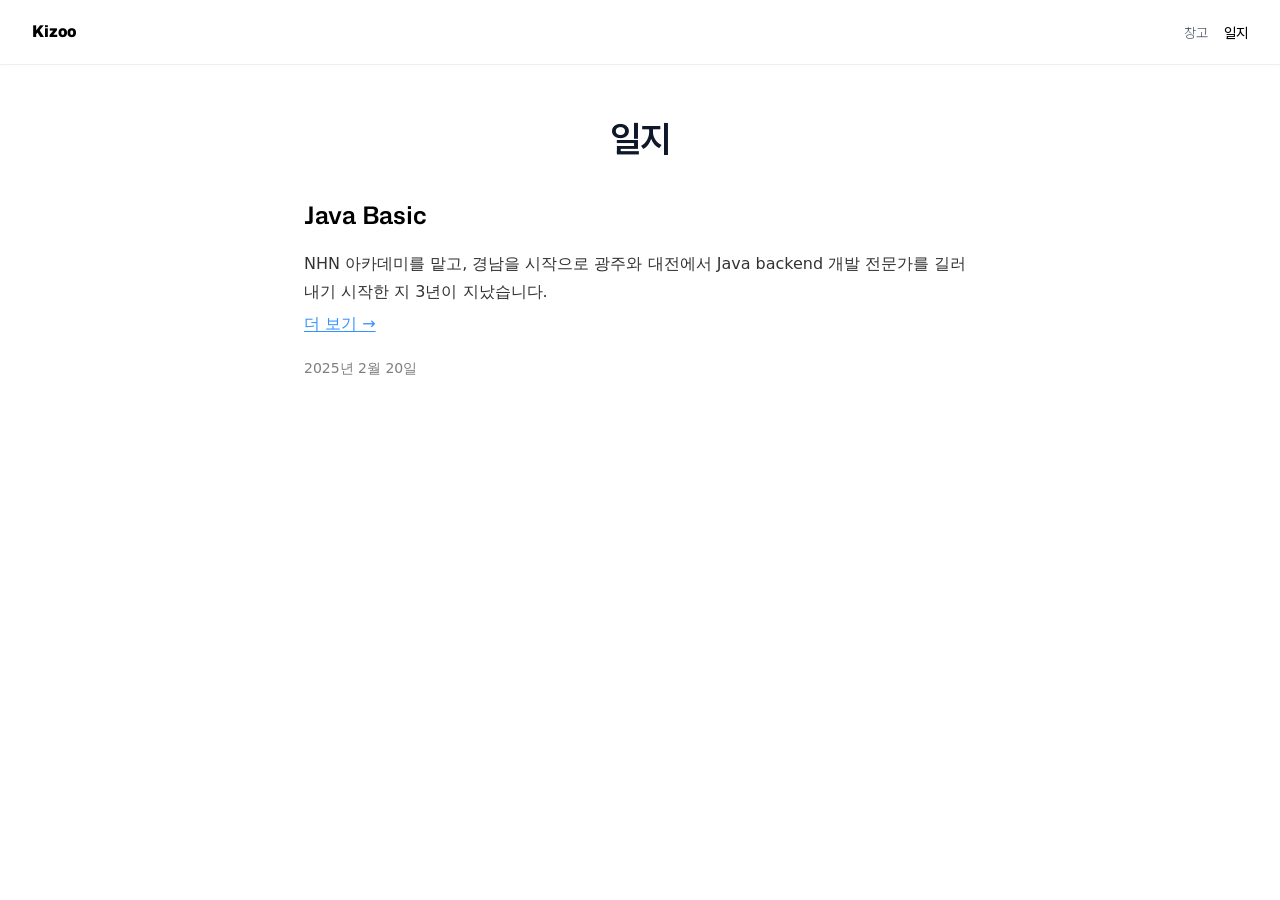
<file: log/index.html>
<!doctype html><html lang=ko><head><meta charset=utf-8><meta name=viewport content="width=device-width,initial-scale=1"><meta name=robots content="index, follow"><link rel="icon shortcut" href=/favicon.ico sizes=32x32><link rel=icon href=/favicon.svg type=image/svg+xml><link rel=icon href=/favicon-dark.svg type=image/svg+xml media="(prefers-color-scheme: dark)"><link rel=icon href=/favicon-16x16.png type=image/png sizes=16x16><link rel=icon href=/favicon-32x32.png type=image/png sizes=32x32><link rel=apple-touch-icon href=/apple-touch-icon.png sizes=180x180><link fetchpriority=low href=/site.webmanifest rel=manifest><title>일지 – Kizoo</title>
<meta name=description content><link rel=canonical href=https://kizoo.gitlab.io/log/ itemprop=url><meta property="og:title" content="일지"><meta property="og:description" content="Kizoo's Archive"><meta property="og:type" content="website"><meta property="og:url" content="https://kizoo.gitlab.io/log/"><meta itemprop=name content="일지"><meta itemprop=description content="Kizoo's Archive"><meta itemprop=dateModified content="2024-12-24T03:37:00+09:00"><meta name=twitter:card content="summary"><meta name=twitter:title content="일지"><meta name=twitter:description content="Kizoo's Archive"><link rel=preload href=/css/compiled/main.min.23a12191daf50c320fcb5ce50e8c895a47f37ce361f66be7c771e19f254b32b2.css as=style integrity="sha256-I6Ehkdr1DDIPy1zlDoyJWkfzfONh9mvnx3HhnyVLMrI="><link href=/css/compiled/main.min.23a12191daf50c320fcb5ce50e8c895a47f37ce361f66be7c771e19f254b32b2.css rel=stylesheet integrity="sha256-I6Ehkdr1DDIPy1zlDoyJWkfzfONh9mvnx3HhnyVLMrI="><link href=/css/custom.min.b89481fddb02943261aff3303bed7b9f19c840ba157ad2d229ad64ae0b16f151.css rel=stylesheet integrity="sha256-uJSB/dsClDJhr/MwO+17nxnIQLoVetLSKa1krgsW8VE="><script>const defaultTheme="light",setDarkTheme=()=>{document.documentElement.classList.add("dark"),document.documentElement.style.colorScheme="dark"},setLightTheme=()=>{document.documentElement.classList.remove("dark"),document.documentElement.style.colorScheme="light"};"color-theme"in localStorage?localStorage.getItem("color-theme")==="dark"?setDarkTheme():setLightTheme():(defaultTheme==="dark"?setDarkTheme():setLightTheme(),defaultTheme==="system"&&(window.matchMedia("(prefers-color-scheme: dark)").matches?setDarkTheme():setLightTheme()))</script></head><body dir=ltr><div class="nav-container hx-sticky hx-top-0 hx-z-20 hx-w-full hx-bg-transparent print:hx-hidden"><div class="nav-container-blur hx-pointer-events-none hx-absolute hx-z-[-1] hx-h-full hx-w-full hx-bg-white dark:hx-bg-dark hx-shadow-[0_2px_4px_rgba(0,0,0,.02),0_1px_0_rgba(0,0,0,.06)] contrast-more:hx-shadow-[0_0_0_1px_#000] dark:hx-shadow-[0_-1px_0_rgba(255,255,255,.1)_inset] contrast-more:dark:hx-shadow-[0_0_0_1px_#fff]"></div><nav class="hx-mx-auto hx-flex hx-items-center hx-justify-end hx-gap-2 hx-h-16 hx-px-6 hx-max-w-[90rem]"><a class="hx-flex hx-items-center hover:hx-opacity-75 ltr:hx-mr-auto rtl:hx-ml-auto" href=/><span class="hx-mx-2 hx-font-extrabold hx-inline hx-select-none" title=Kizoo>Kizoo</span>
</a><a title=창고 href=/archive class="hx-text-sm contrast-more:hx-text-gray-700 contrast-more:dark:hx-text-gray-100 hx-relative -hx-ml-2 hx-hidden hx-whitespace-nowrap hx-p-2 md:hx-inline-block hx-text-gray-600 hover:hx-text-gray-800 dark:hx-text-gray-400 dark:hover:hx-text-gray-200"><span class=hx-text-center>창고</span>
</a><a title=일지 href=/log class="hx-text-sm contrast-more:hx-text-gray-700 contrast-more:dark:hx-text-gray-100 hx-relative -hx-ml-2 hx-hidden hx-whitespace-nowrap hx-p-2 md:hx-inline-block hx-font-medium"><span class=hx-text-center>일지</span>
</a><button type=button aria-label=Menu class="hamburger-menu -hx-mr-2 hx-rounded hx-p-2 active:hx-bg-gray-400/20 md:hx-hidden"><svg height="24" fill="none" viewBox="0 0 24 24" stroke="currentcolor"><g><path stroke-linecap="round" stroke-linejoin="round" stroke-width="2" d="M4 8H20"/></g><g><path stroke-linecap="round" stroke-linejoin="round" stroke-width="2" d="M4 16H20"/></g></svg></button></nav></div><div class="hx-mx-auto hx-flex hx-max-w-[90rem]"><div class="mobile-menu-overlay [transition:background-color_1.5s_ease] hx-fixed hx-inset-0 hx-z-10 hx-bg-black/80 dark:hx-bg-black/60 hx-hidden"></div><aside class="sidebar-container hx-flex hx-flex-col print:hx-hidden md:hx-top-16 md:hx-shrink-0 md:hx-w-64 md:hx-self-start max-md:[transform:translate3d(0,-100%,0)] md:hx-hidden xl:hx-block"><div class="hx-px-4 hx-pt-4 md:hx-hidden"><div class="search-wrapper hx-relative md:hx-w-64"><div class="hx-relative hx-flex hx-items-center hx-text-gray-900 contrast-more:hx-text-gray-800 dark:hx-text-gray-300 contrast-more:dark:hx-text-gray-300"><input placeholder=검색... class="search-input hx-block hx-w-full hx-appearance-none hx-rounded-lg hx-px-3 hx-py-2 hx-transition-colors hx-text-base hx-leading-tight md:hx-text-sm hx-bg-black/[.05] dark:hx-bg-gray-50/10 focus:hx-bg-white dark:focus:hx-bg-dark placeholder:hx-text-gray-500 dark:placeholder:hx-text-gray-400 contrast-more:hx-border contrast-more:hx-border-current" type=search spellcheck=false>
<kbd class="hx-absolute hx-my-1.5 hx-select-none ltr:hx-right-1.5 rtl:hx-left-1.5 hx-h-5 hx-rounded hx-bg-white hx-px-1.5 hx-font-mono hx-text-[10px] hx-font-medium hx-text-gray-500 hx-border dark:hx-border-gray-100/20 dark:hx-bg-dark/50 contrast-more:hx-border-current contrast-more:hx-text-current contrast-more:dark:hx-border-current hx-items-center hx-gap-1 hx-transition-opacity hx-pointer-events-none hx-hidden sm:hx-flex">CTRL K</kbd></div><div><ul class="search-results hextra-scrollbar hx-hidden hx-border hx-border-gray-200 hx-bg-white hx-text-gray-100 dark:hx-border-neutral-800 dark:hx-bg-neutral-900 hx-absolute hx-top-full hx-z-20 hx-mt-2 hx-overflow-auto hx-overscroll-contain hx-rounded-xl hx-py-2.5 hx-shadow-xl hx-max-h-[min(calc(50vh-11rem-env(safe-area-inset-bottom)),400px)] md:hx-max-h-[min(calc(100vh-5rem-env(safe-area-inset-bottom)),400px)] hx-inset-x-0 ltr:md:hx-left-auto rtl:md:hx-right-auto contrast-more:hx-border contrast-more:hx-border-gray-900 contrast-more:dark:hx-border-gray-50 hx-w-screen hx-min-h-[100px] hx-max-w-[min(calc(100vw-2rem),calc(100%+20rem))]" style="transition:max-height .2s ease 0s"></ul></div></div></div><div class="hextra-scrollbar hx-overflow-y-auto hx-overflow-x-hidden hx-p-4 hx-grow md:hx-h-[calc(100vh-var(--navbar-height)-var(--menu-height))]"><ul class="hx-flex hx-flex-col hx-gap-1 md:hx-hidden"><li class=open><a class="hx-flex hx-items-center hx-justify-between hx-gap-2 hx-cursor-pointer hx-rounded hx-px-2 hx-py-1.5 hx-text-sm hx-transition-colors [-webkit-tap-highlight-color:transparent] [-webkit-touch-callout:none] [word-break:break-word]
sidebar-active-item hx-bg-primary-100 hx-font-semibold hx-text-primary-800 contrast-more:hx-border contrast-more:hx-border-primary-500 dark:hx-bg-primary-400/10 dark:hx-text-primary-600 contrast-more:dark:hx-border-primary-500" href=/log/>일지
<span class=hextra-sidebar-collapsible-button><svg fill="none" viewBox="0 0 24 24" stroke="currentcolor" class="hx-h-[18px] hx-min-w-[18px] hx-rounded-sm hx-p-0.5 hover:hx-bg-gray-800/5 dark:hover:hx-bg-gray-100/5"><path stroke-linecap="round" stroke-linejoin="round" stroke-width="2" d="M9 5l7 7-7 7" class="hx-origin-center hx-transition-transform rtl:-hx-rotate-180"/></svg></span></a><div class="ltr:hx-pr-0 hx-overflow-hidden"><ul class='hx-relative hx-flex hx-flex-col hx-gap-1 before:hx-absolute before:hx-inset-y-1 before:hx-w-px before:hx-bg-gray-200 before:hx-content-[""] ltr:hx-ml-3 ltr:hx-pl-3 ltr:before:hx-left-0 rtl:hx-mr-3 rtl:hx-pr-3 rtl:before:hx-right-0 dark:before:hx-bg-neutral-800'><li class="hx-flex hx-flex-col"><a class="hx-flex hx-items-center hx-justify-between hx-gap-2 hx-cursor-pointer hx-rounded hx-px-2 hx-py-1.5 hx-text-sm hx-transition-colors [-webkit-tap-highlight-color:transparent] [-webkit-touch-callout:none] [word-break:break-word]
hx-text-gray-500 hover:hx-bg-gray-100 hover:hx-text-gray-900 contrast-more:hx-border contrast-more:hx-border-transparent contrast-more:hx-text-gray-900 contrast-more:hover:hx-border-gray-900 dark:hx-text-neutral-400 dark:hover:hx-bg-primary-100/5 dark:hover:hx-text-gray-50 contrast-more:dark:hx-text-gray-50 contrast-more:dark:hover:hx-border-gray-50" href=/log/20250220/>Java Basic</a></li></ul></div></li><li><a class="hx-flex hx-items-center hx-justify-between hx-gap-2 hx-cursor-pointer hx-rounded hx-px-2 hx-py-1.5 hx-text-sm hx-transition-colors [-webkit-tap-highlight-color:transparent] [-webkit-touch-callout:none] [word-break:break-word]
hx-text-gray-500 hover:hx-bg-gray-100 hover:hx-text-gray-900 contrast-more:hx-border contrast-more:hx-border-transparent contrast-more:hx-text-gray-900 contrast-more:hover:hx-border-gray-900 dark:hx-text-neutral-400 dark:hover:hx-bg-primary-100/5 dark:hover:hx-text-gray-50 contrast-more:dark:hx-text-gray-50 contrast-more:dark:hover:hx-border-gray-50" href=/archive/>창고
<span class=hextra-sidebar-collapsible-button><svg fill="none" viewBox="0 0 24 24" stroke="currentcolor" class="hx-h-[18px] hx-min-w-[18px] hx-rounded-sm hx-p-0.5 hover:hx-bg-gray-800/5 dark:hover:hx-bg-gray-100/5"><path stroke-linecap="round" stroke-linejoin="round" stroke-width="2" d="M9 5l7 7-7 7" class="hx-origin-center hx-transition-transform rtl:-hx-rotate-180"/></svg></span></a><div class="ltr:hx-pr-0 hx-overflow-hidden"><ul class='hx-relative hx-flex hx-flex-col hx-gap-1 before:hx-absolute before:hx-inset-y-1 before:hx-w-px before:hx-bg-gray-200 before:hx-content-[""] ltr:hx-ml-3 ltr:hx-pl-3 ltr:before:hx-left-0 rtl:hx-mr-3 rtl:hx-pr-3 rtl:before:hx-right-0 dark:before:hx-bg-neutral-800'><li class="hx-flex hx-flex-col"><a class="hx-flex hx-items-center hx-justify-between hx-gap-2 hx-cursor-pointer hx-rounded hx-px-2 hx-py-1.5 hx-text-sm hx-transition-colors [-webkit-tap-highlight-color:transparent] [-webkit-touch-callout:none] [word-break:break-word]
hx-text-gray-500 hover:hx-bg-gray-100 hover:hx-text-gray-900 contrast-more:hx-border contrast-more:hx-border-transparent contrast-more:hx-text-gray-900 contrast-more:hover:hx-border-gray-900 dark:hx-text-neutral-400 dark:hover:hx-bg-primary-100/5 dark:hover:hx-text-gray-50 contrast-more:dark:hx-text-gray-50 contrast-more:dark:hover:hx-border-gray-50" href=/archive/tip/>TIP</a></li><li class="hx-flex hx-flex-col"><a class="hx-flex hx-items-center hx-justify-between hx-gap-2 hx-cursor-pointer hx-rounded hx-px-2 hx-py-1.5 hx-text-sm hx-transition-colors [-webkit-tap-highlight-color:transparent] [-webkit-touch-callout:none] [word-break:break-word]
hx-text-gray-500 hover:hx-bg-gray-100 hover:hx-text-gray-900 contrast-more:hx-border contrast-more:hx-border-transparent contrast-more:hx-text-gray-900 contrast-more:hover:hx-border-gray-900 dark:hx-text-neutral-400 dark:hover:hx-bg-primary-100/5 dark:hover:hx-text-gray-50 contrast-more:dark:hx-text-gray-50 contrast-more:dark:hover:hx-border-gray-50" href=/archive/javabasic/>Java Basic</a></li></ul></div></li></ul><div class="max-xl:hx-hidden hx-h-0 hx-w-64 hx-shrink-0"></div></div></aside><article class="hx-w-full hx-break-words hx-flex hx-min-h-[calc(100vh-var(--navbar-height))] hx-min-w-0 hx-justify-center hx-pb-8 hx-pr-[calc(env(safe-area-inset-right)-1.5rem)]"><main class="hx-w-full hx-min-w-0 hx-max-w-6xl hx-px-6 hx-pt-4 md:hx-px-12"><br class="hx-mt-1.5 hx-text-sm"><h1 class="hx-text-center hx-mt-2 hx-text-4xl hx-font-bold hx-tracking-tight hx-text-slate-900 dark:hx-text-slate-100">일지</h1><div class=content></div><div class=hx-mb-10><h3><a style=color:inherit;text-decoration:none class="hx-block hx-font-semibold hx-mt-8 hx-text-2xl" href=/log/20250220/>Java Basic</a></h3><p class="hx-opacity-80 hx-mt-4 hx-leading-7">NHN 아카데미를 맡고, 경남을 시작으로 광주와 대전에서 Java backend 개발 전문가를 길러 내기 시작한 지 3년이 지났습니다.</p><p class="hx-opacity-80 hx-mt-1 hx-leading-7"><a class="hx-text-[color:hsl(var(--primary-hue),100%,50%)] hx-underline hx-underline-offset-2 hx-decoration-from-font" href=/log/20250220/>더 보기 →</a></p><p class="hx-opacity-50 hx-text-sm hx-mt-4 hx-leading-7">2025년 2월 20일</p></div></main></article><div class="max-xl:hx-hidden hx-h-0 hx-w-64 hx-shrink-0"></div></div><script defer src=/js/main.min.d1048f02f76d9018acd295a4df4c057510adf57b63a51446829eb33941ddbed6.js integrity="sha256-0QSPAvdtkBis0pWk30wFdRCt9XtjpRRGgp6zOUHdvtY="></script><script defer src=/lib/flexsearch/flexsearch.bundle.min.0425860527cc9968f9f049421c7a56b39327d475e2e3a8f550416be3a9134327.js integrity="sha256-BCWGBSfMmWj58ElCHHpWs5Mn1HXi46j1UEFr46kTQyc="></script><script defer src=/ko.search.min.85f04c3727829a4e415c7d4fdd52927930ec93f1f6dd659aa23b1565287f50a0.js integrity="sha256-hfBMNyeCmk5BXH1P3VKSeTDsk/H23WWaojsVZSh/UKA="></script></body></html>
</file>
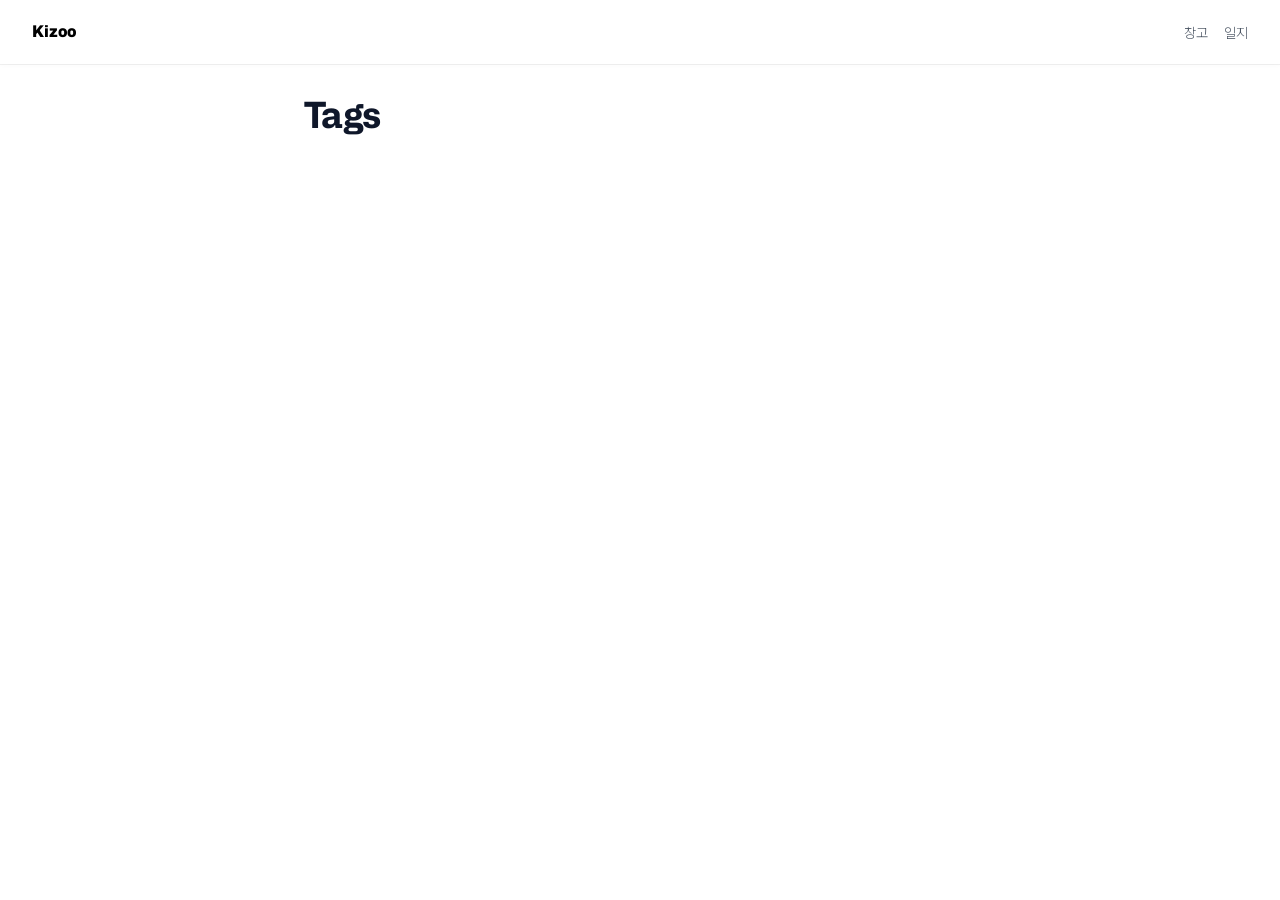
<file: tags/index.html>
<!doctype html><html lang=ko><head><meta charset=utf-8><meta name=viewport content="width=device-width,initial-scale=1"><meta name=robots content="index, follow"><link rel="icon shortcut" href=/favicon.ico sizes=32x32><link rel=icon href=/favicon.svg type=image/svg+xml><link rel=icon href=/favicon-dark.svg type=image/svg+xml media="(prefers-color-scheme: dark)"><link rel=icon href=/favicon-16x16.png type=image/png sizes=16x16><link rel=icon href=/favicon-32x32.png type=image/png sizes=32x32><link rel=apple-touch-icon href=/apple-touch-icon.png sizes=180x180><link fetchpriority=low href=/site.webmanifest rel=manifest><title>Tags – Kizoo</title>
<meta name=description content><link rel=canonical href=https://kizoo.gitlab.io/tags/ itemprop=url><meta property="og:title" content="Tags"><meta property="og:description" content="Kizoo's Archive"><meta property="og:type" content="website"><meta property="og:url" content="https://kizoo.gitlab.io/tags/"><meta itemprop=name content="Tags"><meta itemprop=description content="Kizoo's Archive"><meta name=twitter:card content="summary"><meta name=twitter:title content="Tags"><meta name=twitter:description content="Kizoo's Archive"><link rel=preload href=/css/compiled/main.min.23a12191daf50c320fcb5ce50e8c895a47f37ce361f66be7c771e19f254b32b2.css as=style integrity="sha256-I6Ehkdr1DDIPy1zlDoyJWkfzfONh9mvnx3HhnyVLMrI="><link href=/css/compiled/main.min.23a12191daf50c320fcb5ce50e8c895a47f37ce361f66be7c771e19f254b32b2.css rel=stylesheet integrity="sha256-I6Ehkdr1DDIPy1zlDoyJWkfzfONh9mvnx3HhnyVLMrI="><link href=/css/custom.min.b89481fddb02943261aff3303bed7b9f19c840ba157ad2d229ad64ae0b16f151.css rel=stylesheet integrity="sha256-uJSB/dsClDJhr/MwO+17nxnIQLoVetLSKa1krgsW8VE="><script>const defaultTheme="light",setDarkTheme=()=>{document.documentElement.classList.add("dark"),document.documentElement.style.colorScheme="dark"},setLightTheme=()=>{document.documentElement.classList.remove("dark"),document.documentElement.style.colorScheme="light"};"color-theme"in localStorage?localStorage.getItem("color-theme")==="dark"?setDarkTheme():setLightTheme():(defaultTheme==="dark"?setDarkTheme():setLightTheme(),defaultTheme==="system"&&(window.matchMedia("(prefers-color-scheme: dark)").matches?setDarkTheme():setLightTheme()))</script></head><body dir=ltr><div class="nav-container hx-sticky hx-top-0 hx-z-20 hx-w-full hx-bg-transparent print:hx-hidden"><div class="nav-container-blur hx-pointer-events-none hx-absolute hx-z-[-1] hx-h-full hx-w-full hx-bg-white dark:hx-bg-dark hx-shadow-[0_2px_4px_rgba(0,0,0,.02),0_1px_0_rgba(0,0,0,.06)] contrast-more:hx-shadow-[0_0_0_1px_#000] dark:hx-shadow-[0_-1px_0_rgba(255,255,255,.1)_inset] contrast-more:dark:hx-shadow-[0_0_0_1px_#fff]"></div><nav class="hx-mx-auto hx-flex hx-items-center hx-justify-end hx-gap-2 hx-h-16 hx-px-6 hx-max-w-[90rem]"><a class="hx-flex hx-items-center hover:hx-opacity-75 ltr:hx-mr-auto rtl:hx-ml-auto" href=/><span class="hx-mx-2 hx-font-extrabold hx-inline hx-select-none" title=Kizoo>Kizoo</span>
</a><a title=창고 href=/archive class="hx-text-sm contrast-more:hx-text-gray-700 contrast-more:dark:hx-text-gray-100 hx-relative -hx-ml-2 hx-hidden hx-whitespace-nowrap hx-p-2 md:hx-inline-block hx-text-gray-600 hover:hx-text-gray-800 dark:hx-text-gray-400 dark:hover:hx-text-gray-200"><span class=hx-text-center>창고</span>
</a><a title=일지 href=/log class="hx-text-sm contrast-more:hx-text-gray-700 contrast-more:dark:hx-text-gray-100 hx-relative -hx-ml-2 hx-hidden hx-whitespace-nowrap hx-p-2 md:hx-inline-block hx-text-gray-600 hover:hx-text-gray-800 dark:hx-text-gray-400 dark:hover:hx-text-gray-200"><span class=hx-text-center>일지</span>
</a><button type=button aria-label=Menu class="hamburger-menu -hx-mr-2 hx-rounded hx-p-2 active:hx-bg-gray-400/20 md:hx-hidden"><svg height="24" fill="none" viewBox="0 0 24 24" stroke="currentcolor"><g><path stroke-linecap="round" stroke-linejoin="round" stroke-width="2" d="M4 8H20"/></g><g><path stroke-linecap="round" stroke-linejoin="round" stroke-width="2" d="M4 16H20"/></g></svg></button></nav></div><div class='hx-mx-auto hx-flex hx-max-w-[90rem]'><div class="mobile-menu-overlay [transition:background-color_1.5s_ease] hx-fixed hx-inset-0 hx-z-10 hx-bg-black/80 dark:hx-bg-black/60 hx-hidden"></div><aside class="sidebar-container hx-flex hx-flex-col print:hx-hidden md:hx-top-16 md:hx-shrink-0 md:hx-w-64 md:hx-self-start max-md:[transform:translate3d(0,-100%,0)] md:hx-sticky"><div class="hx-px-4 hx-pt-4 md:hx-hidden"><div class="search-wrapper hx-relative md:hx-w-64"><div class="hx-relative hx-flex hx-items-center hx-text-gray-900 contrast-more:hx-text-gray-800 dark:hx-text-gray-300 contrast-more:dark:hx-text-gray-300"><input placeholder=검색... class="search-input hx-block hx-w-full hx-appearance-none hx-rounded-lg hx-px-3 hx-py-2 hx-transition-colors hx-text-base hx-leading-tight md:hx-text-sm hx-bg-black/[.05] dark:hx-bg-gray-50/10 focus:hx-bg-white dark:focus:hx-bg-dark placeholder:hx-text-gray-500 dark:placeholder:hx-text-gray-400 contrast-more:hx-border contrast-more:hx-border-current" type=search spellcheck=false>
<kbd class="hx-absolute hx-my-1.5 hx-select-none ltr:hx-right-1.5 rtl:hx-left-1.5 hx-h-5 hx-rounded hx-bg-white hx-px-1.5 hx-font-mono hx-text-[10px] hx-font-medium hx-text-gray-500 hx-border dark:hx-border-gray-100/20 dark:hx-bg-dark/50 contrast-more:hx-border-current contrast-more:hx-text-current contrast-more:dark:hx-border-current hx-items-center hx-gap-1 hx-transition-opacity hx-pointer-events-none hx-hidden sm:hx-flex">CTRL K</kbd></div><div><ul class="search-results hextra-scrollbar hx-hidden hx-border hx-border-gray-200 hx-bg-white hx-text-gray-100 dark:hx-border-neutral-800 dark:hx-bg-neutral-900 hx-absolute hx-top-full hx-z-20 hx-mt-2 hx-overflow-auto hx-overscroll-contain hx-rounded-xl hx-py-2.5 hx-shadow-xl hx-max-h-[min(calc(50vh-11rem-env(safe-area-inset-bottom)),400px)] md:hx-max-h-[min(calc(100vh-5rem-env(safe-area-inset-bottom)),400px)] hx-inset-x-0 ltr:md:hx-left-auto rtl:md:hx-right-auto contrast-more:hx-border contrast-more:hx-border-gray-900 contrast-more:dark:hx-border-gray-50 hx-w-screen hx-min-h-[100px] hx-max-w-[min(calc(100vw-2rem),calc(100%+20rem))]" style="transition:max-height .2s ease 0s"></ul></div></div></div><div class="hextra-scrollbar hx-overflow-y-auto hx-overflow-x-hidden hx-p-4 hx-grow md:hx-h-[calc(100vh-var(--navbar-height)-var(--menu-height))]"><ul class="hx-flex hx-flex-col hx-gap-1 md:hx-hidden"><li><a class="hx-flex hx-items-center hx-justify-between hx-gap-2 hx-cursor-pointer hx-rounded hx-px-2 hx-py-1.5 hx-text-sm hx-transition-colors [-webkit-tap-highlight-color:transparent] [-webkit-touch-callout:none] [word-break:break-word]
hx-text-gray-500 hover:hx-bg-gray-100 hover:hx-text-gray-900 contrast-more:hx-border contrast-more:hx-border-transparent contrast-more:hx-text-gray-900 contrast-more:hover:hx-border-gray-900 dark:hx-text-neutral-400 dark:hover:hx-bg-primary-100/5 dark:hover:hx-text-gray-50 contrast-more:dark:hx-text-gray-50 contrast-more:dark:hover:hx-border-gray-50" href=/log/>일지
<span class=hextra-sidebar-collapsible-button><svg fill="none" viewBox="0 0 24 24" stroke="currentcolor" class="hx-h-[18px] hx-min-w-[18px] hx-rounded-sm hx-p-0.5 hover:hx-bg-gray-800/5 dark:hover:hx-bg-gray-100/5"><path stroke-linecap="round" stroke-linejoin="round" stroke-width="2" d="M9 5l7 7-7 7" class="hx-origin-center hx-transition-transform rtl:-hx-rotate-180"/></svg></span></a><div class="ltr:hx-pr-0 hx-overflow-hidden"><ul class='hx-relative hx-flex hx-flex-col hx-gap-1 before:hx-absolute before:hx-inset-y-1 before:hx-w-px before:hx-bg-gray-200 before:hx-content-[""] ltr:hx-ml-3 ltr:hx-pl-3 ltr:before:hx-left-0 rtl:hx-mr-3 rtl:hx-pr-3 rtl:before:hx-right-0 dark:before:hx-bg-neutral-800'><li class="hx-flex hx-flex-col"><a class="hx-flex hx-items-center hx-justify-between hx-gap-2 hx-cursor-pointer hx-rounded hx-px-2 hx-py-1.5 hx-text-sm hx-transition-colors [-webkit-tap-highlight-color:transparent] [-webkit-touch-callout:none] [word-break:break-word]
hx-text-gray-500 hover:hx-bg-gray-100 hover:hx-text-gray-900 contrast-more:hx-border contrast-more:hx-border-transparent contrast-more:hx-text-gray-900 contrast-more:hover:hx-border-gray-900 dark:hx-text-neutral-400 dark:hover:hx-bg-primary-100/5 dark:hover:hx-text-gray-50 contrast-more:dark:hx-text-gray-50 contrast-more:dark:hover:hx-border-gray-50" href=/log/20250220/>Java Basic</a></li></ul></div></li><li><a class="hx-flex hx-items-center hx-justify-between hx-gap-2 hx-cursor-pointer hx-rounded hx-px-2 hx-py-1.5 hx-text-sm hx-transition-colors [-webkit-tap-highlight-color:transparent] [-webkit-touch-callout:none] [word-break:break-word]
hx-text-gray-500 hover:hx-bg-gray-100 hover:hx-text-gray-900 contrast-more:hx-border contrast-more:hx-border-transparent contrast-more:hx-text-gray-900 contrast-more:hover:hx-border-gray-900 dark:hx-text-neutral-400 dark:hover:hx-bg-primary-100/5 dark:hover:hx-text-gray-50 contrast-more:dark:hx-text-gray-50 contrast-more:dark:hover:hx-border-gray-50" href=/archive/>창고
<span class=hextra-sidebar-collapsible-button><svg fill="none" viewBox="0 0 24 24" stroke="currentcolor" class="hx-h-[18px] hx-min-w-[18px] hx-rounded-sm hx-p-0.5 hover:hx-bg-gray-800/5 dark:hover:hx-bg-gray-100/5"><path stroke-linecap="round" stroke-linejoin="round" stroke-width="2" d="M9 5l7 7-7 7" class="hx-origin-center hx-transition-transform rtl:-hx-rotate-180"/></svg></span></a><div class="ltr:hx-pr-0 hx-overflow-hidden"><ul class='hx-relative hx-flex hx-flex-col hx-gap-1 before:hx-absolute before:hx-inset-y-1 before:hx-w-px before:hx-bg-gray-200 before:hx-content-[""] ltr:hx-ml-3 ltr:hx-pl-3 ltr:before:hx-left-0 rtl:hx-mr-3 rtl:hx-pr-3 rtl:before:hx-right-0 dark:before:hx-bg-neutral-800'><li class="hx-flex hx-flex-col"><a class="hx-flex hx-items-center hx-justify-between hx-gap-2 hx-cursor-pointer hx-rounded hx-px-2 hx-py-1.5 hx-text-sm hx-transition-colors [-webkit-tap-highlight-color:transparent] [-webkit-touch-callout:none] [word-break:break-word]
hx-text-gray-500 hover:hx-bg-gray-100 hover:hx-text-gray-900 contrast-more:hx-border contrast-more:hx-border-transparent contrast-more:hx-text-gray-900 contrast-more:hover:hx-border-gray-900 dark:hx-text-neutral-400 dark:hover:hx-bg-primary-100/5 dark:hover:hx-text-gray-50 contrast-more:dark:hx-text-gray-50 contrast-more:dark:hover:hx-border-gray-50" href=/archive/tip/>TIP</a></li><li class="hx-flex hx-flex-col"><a class="hx-flex hx-items-center hx-justify-between hx-gap-2 hx-cursor-pointer hx-rounded hx-px-2 hx-py-1.5 hx-text-sm hx-transition-colors [-webkit-tap-highlight-color:transparent] [-webkit-touch-callout:none] [word-break:break-word]
hx-text-gray-500 hover:hx-bg-gray-100 hover:hx-text-gray-900 contrast-more:hx-border contrast-more:hx-border-transparent contrast-more:hx-text-gray-900 contrast-more:hover:hx-border-gray-900 dark:hx-text-neutral-400 dark:hover:hx-bg-primary-100/5 dark:hover:hx-text-gray-50 contrast-more:dark:hx-text-gray-50 contrast-more:dark:hover:hx-border-gray-50" href=/archive/javabasic/>Java Basic</a></li></ul></div></li></ul><ul class="hx-flex hx-flex-col hx-gap-1 max-md:hx-hidden"></ul></div></aside><nav class="hextra-toc hx-order-last hx-hidden hx-w-64 hx-shrink-0 xl:hx-block print:hx-hidden hx-px-4" aria-label="table of contents"><div class="hextra-scrollbar hx-sticky hx-top-16 hx-overflow-y-auto hx-pr-4 hx-pt-6 hx-text-sm [hyphens:auto] hx-max-h-[calc(100vh-var(--navbar-height)-env(safe-area-inset-bottom))] ltr:hx--mr-4 rtl:hx--ml-4"><div class="hx-sticky hx-bottom-0 hx-flex hx-flex-col hx-items-start hx-gap-2 hx-pb-8 dark:hx-border-neutral-800 contrast-more:hx-border-t contrast-more:hx-border-neutral-400 contrast-more:hx-shadow-none contrast-more:dark:hx-border-neutral-400"><button aria-hidden=true id=backToTop onclick=scrollUp() class="hx-transition-all hx-duration-75 hx-opacity-0 hx-text-xs hx-font-medium hx-text-gray-500 hover:hx-text-gray-900 dark:hx-text-gray-400 dark:hover:hx-text-gray-100 contrast-more:hx-text-gray-800 contrast-more:dark:hx-text-gray-50">
<span>맨위로</span><svg xmlns="http://www.w3.org/2000/svg" fill="none" viewBox="0 0 24 24" stroke-width="1.5" stroke="currentcolor" class="hx-inline ltr:hx-ml-1 rtl:hx-mr-1 hx-h-3.5 hx-w-3.5 hx-border hx-rounded-full hx-border-gray-500 hover:hx-border-gray-900 dark:hx-border-gray-400 dark:hover:hx-border-gray-100 contrast-more:hx-border-gray-800 contrast-more:dark:hx-border-gray-50"><path stroke-linecap="round" stroke-linejoin="round" d="M4.5 15.75l7.5-7.5 7.5 7.5"/></svg></button></div></div></nav><article class="hx-w-full hx-break-words hx-flex hx-min-h-[calc(100vh-var(--navbar-height))] hx-min-w-0 hx-justify-center hx-pb-8 hx-pr-[calc(env(safe-area-inset-right)-1.5rem)]"><main class="hx-w-full hx-min-w-0 hx-max-w-6xl hx-px-6 hx-pt-4 md:hx-px-12"><div class=content><h1>Tags</h1></div><div class=hx-mt-16></div><div class=hx-mt-16></div></main></article></div><script defer src=/js/main.min.d1048f02f76d9018acd295a4df4c057510adf57b63a51446829eb33941ddbed6.js integrity="sha256-0QSPAvdtkBis0pWk30wFdRCt9XtjpRRGgp6zOUHdvtY="></script><script defer src=/lib/flexsearch/flexsearch.bundle.min.0425860527cc9968f9f049421c7a56b39327d475e2e3a8f550416be3a9134327.js integrity="sha256-BCWGBSfMmWj58ElCHHpWs5Mn1HXi46j1UEFr46kTQyc="></script><script defer src=/ko.search.min.85f04c3727829a4e415c7d4fdd52927930ec93f1f6dd659aa23b1565287f50a0.js integrity="sha256-hfBMNyeCmk5BXH1P3VKSeTDsk/H23WWaojsVZSh/UKA="></script></body></html>
</file>
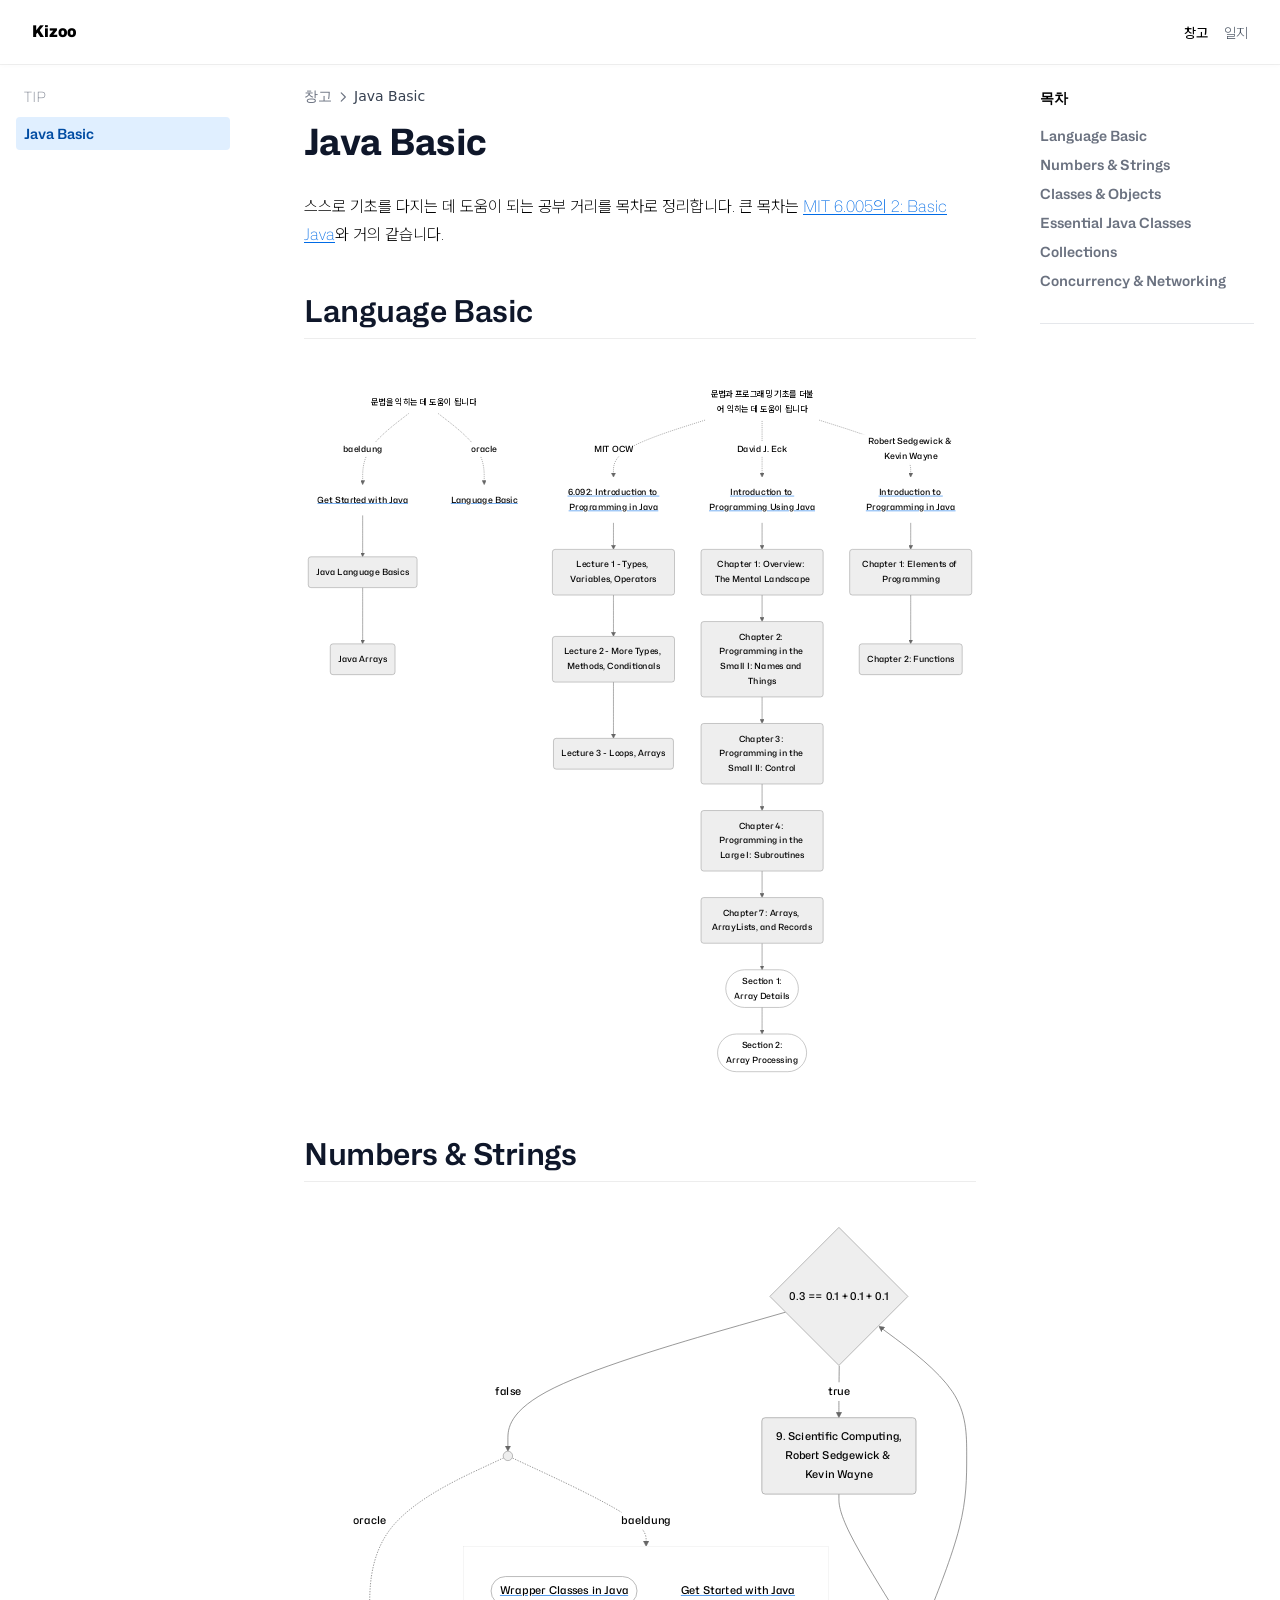
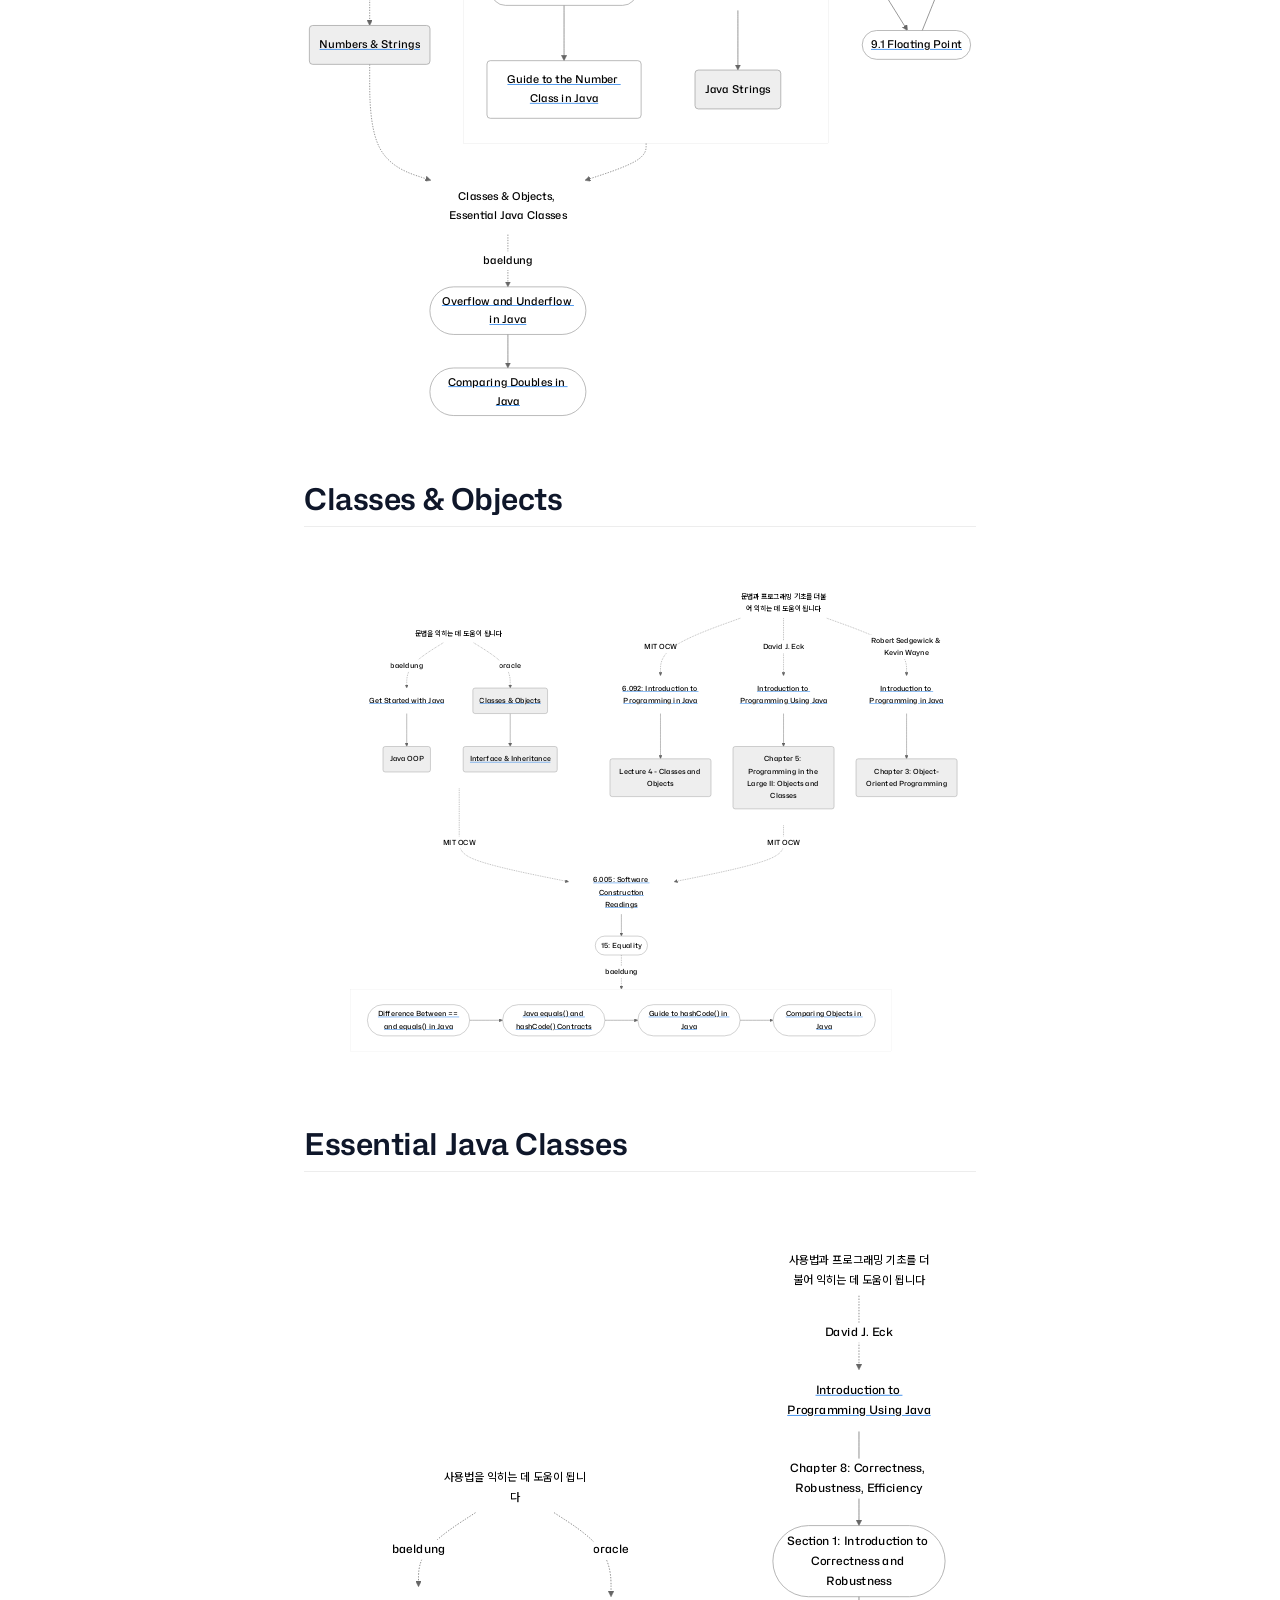
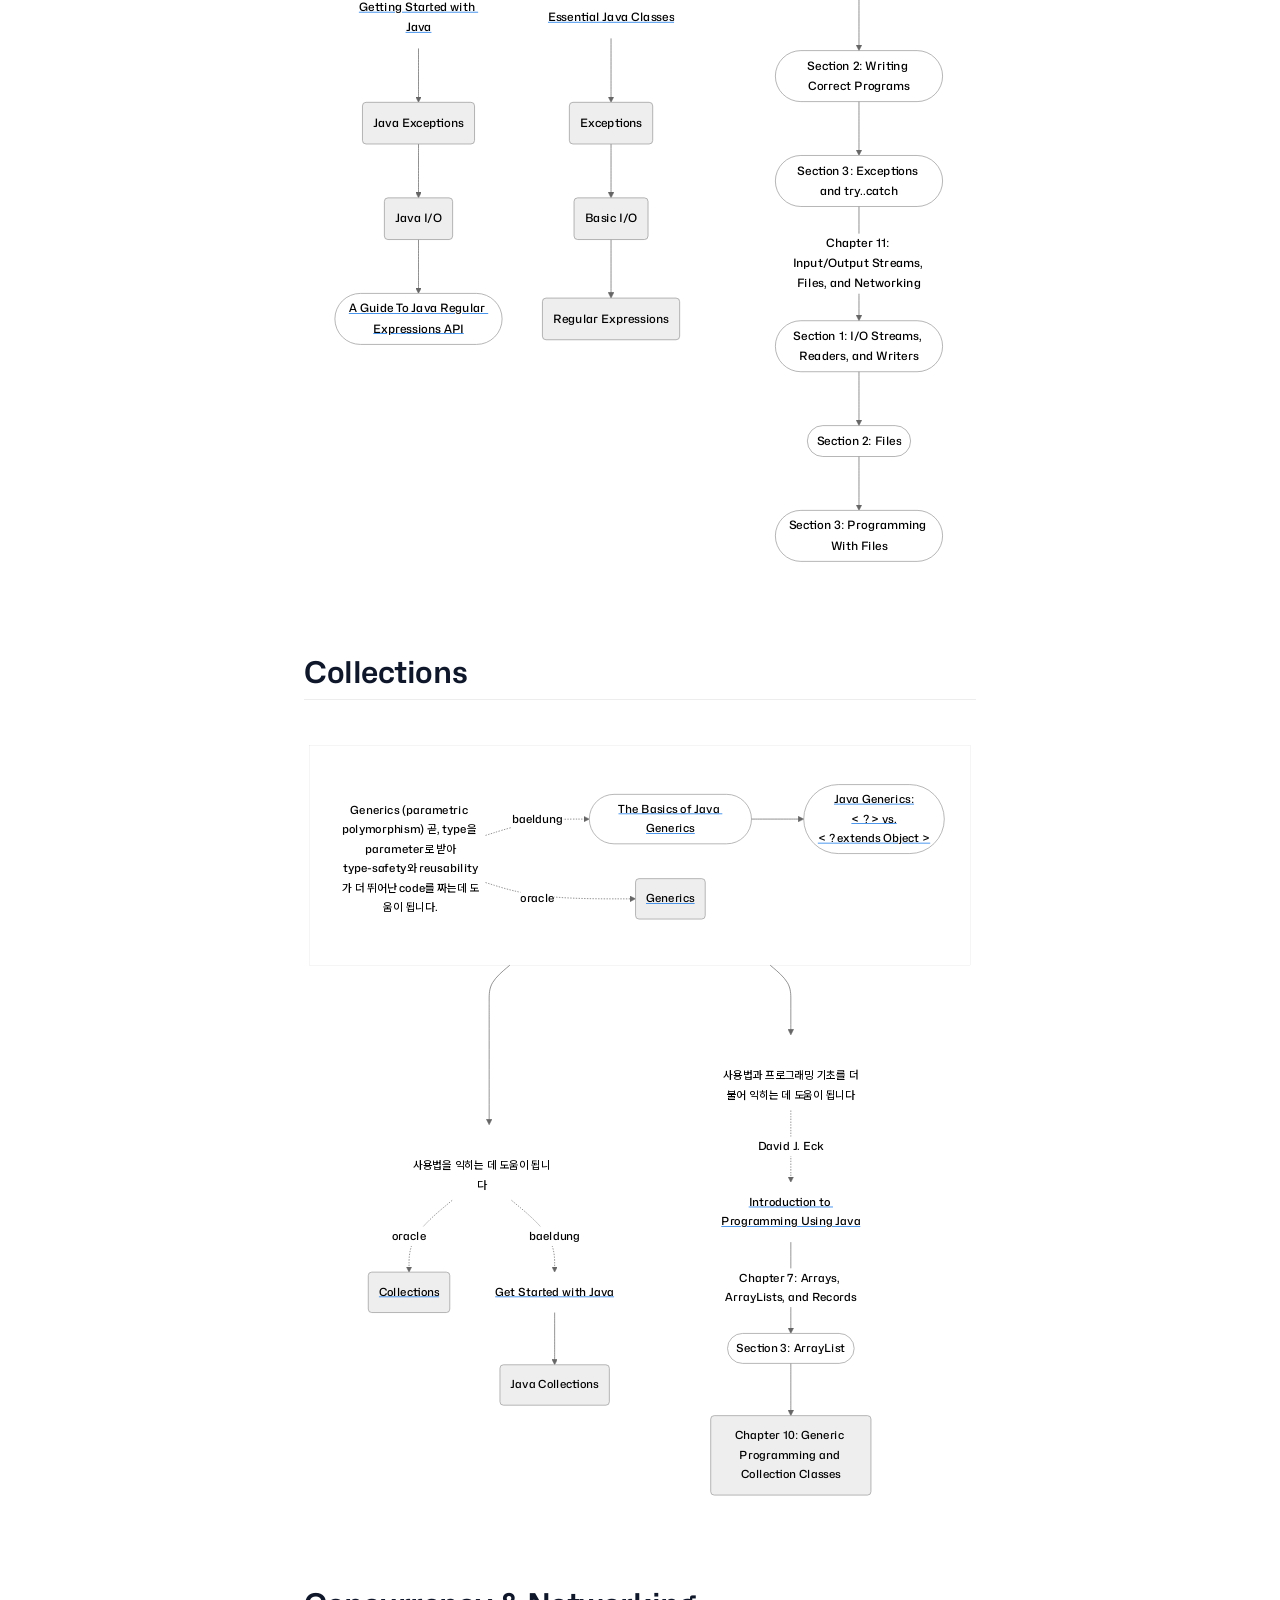
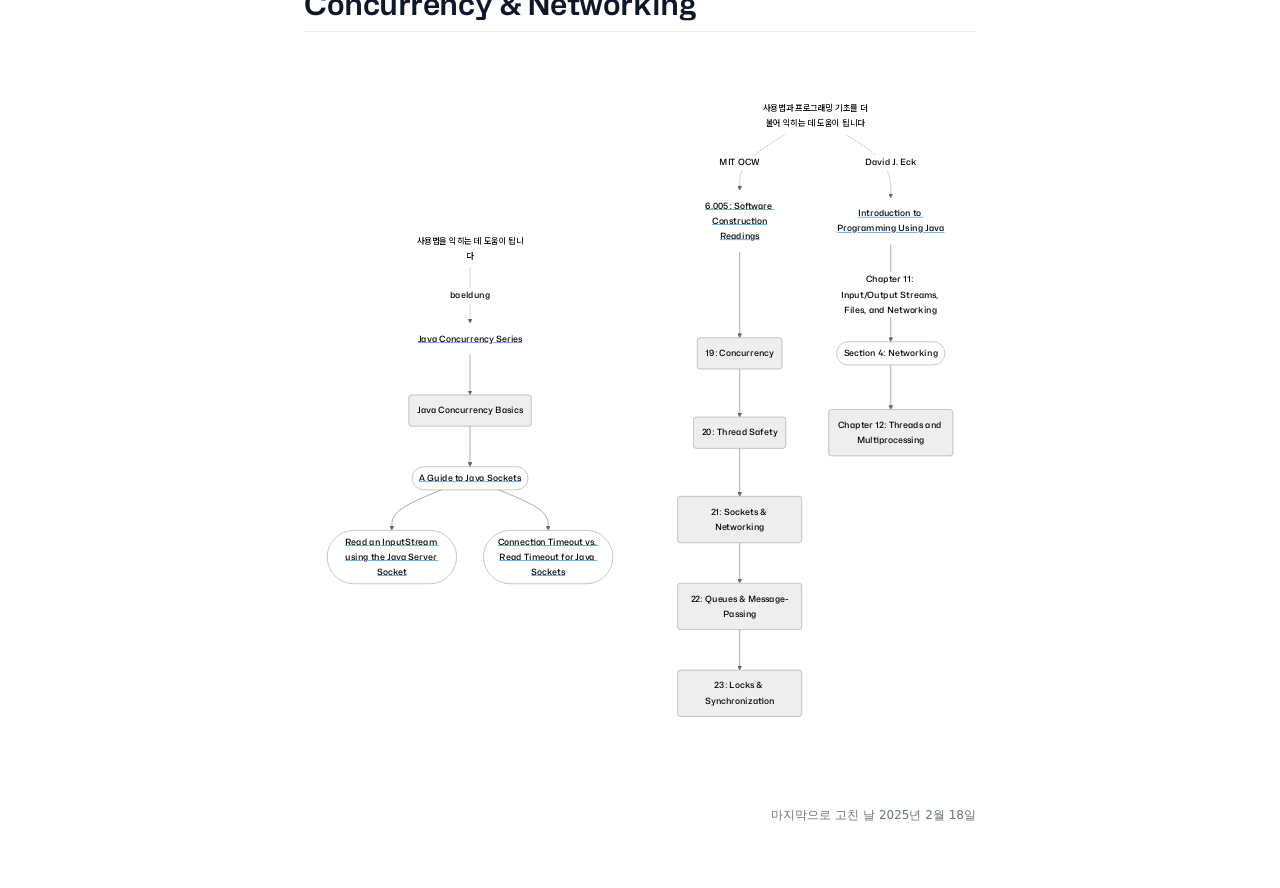
<file: archive/javabasic/index.html>
<!doctype html><html lang=ko><head><meta charset=utf-8><meta name=viewport content="width=device-width,initial-scale=1"><meta name=robots content="index, follow"><link rel="icon shortcut" href=/favicon.ico sizes=32x32><link rel=icon href=/favicon.svg type=image/svg+xml><link rel=icon href=/favicon-dark.svg type=image/svg+xml media="(prefers-color-scheme: dark)"><link rel=icon href=/favicon-16x16.png type=image/png sizes=16x16><link rel=icon href=/favicon-32x32.png type=image/png sizes=32x32><link rel=apple-touch-icon href=/apple-touch-icon.png sizes=180x180><link fetchpriority=low href=/site.webmanifest rel=manifest><title>Java Basic – Kizoo</title>
<meta name=description content="스스로 기초를 다지는 데 도움이 되는 공부 거리를 목차로 정리합니다. 큰 목차는 MIT 6.005의 2: Basic Java와 거의 같습니다. Language Basic flowchart TB classDef site stroke: none, fill: none ; classDef section fill: none ;"><link rel=canonical href=https://kizoo.gitlab.io/archive/javabasic/ itemprop=url><meta property="og:title" content="Java Basic"><meta property="og:description" content="Kizoo's Archive"><meta property="og:type" content="website"><meta property="og:url" content="https://kizoo.gitlab.io/archive/javabasic/"><meta itemprop=name content="Java Basic"><meta itemprop=description content="스스로 기초를 다지는 데 도움이 되는 공부 거리를 목차로 정리합니다. 큰 목차는 MIT 6.005의 2: Basic Java와 거의 같습니다. Language Basic flowchart TB classDef site stroke: none, fill: none ; classDef section fill: none ;"><meta itemprop=dateModified content="2025-02-18T21:38:27+09:00"><meta itemprop=wordCount content="1518"><meta name=twitter:card content="summary"><meta name=twitter:title content="Java Basic"><meta name=twitter:description content="스스로 기초를 다지는 데 도움이 되는 공부 거리를 목차로 정리합니다. 큰 목차는 MIT 6.005의 2: Basic Java와 거의 같습니다. Language Basic flowchart TB classDef site stroke: none, fill: none ; classDef section fill: none ;"><link rel=preload href=/css/compiled/main.min.23a12191daf50c320fcb5ce50e8c895a47f37ce361f66be7c771e19f254b32b2.css as=style integrity="sha256-I6Ehkdr1DDIPy1zlDoyJWkfzfONh9mvnx3HhnyVLMrI="><link href=/css/compiled/main.min.23a12191daf50c320fcb5ce50e8c895a47f37ce361f66be7c771e19f254b32b2.css rel=stylesheet integrity="sha256-I6Ehkdr1DDIPy1zlDoyJWkfzfONh9mvnx3HhnyVLMrI="><link href=/css/custom.min.b89481fddb02943261aff3303bed7b9f19c840ba157ad2d229ad64ae0b16f151.css rel=stylesheet integrity="sha256-uJSB/dsClDJhr/MwO+17nxnIQLoVetLSKa1krgsW8VE="><script>const defaultTheme="light",setDarkTheme=()=>{document.documentElement.classList.add("dark"),document.documentElement.style.colorScheme="dark"},setLightTheme=()=>{document.documentElement.classList.remove("dark"),document.documentElement.style.colorScheme="light"};"color-theme"in localStorage?localStorage.getItem("color-theme")==="dark"?setDarkTheme():setLightTheme():(defaultTheme==="dark"?setDarkTheme():setLightTheme(),defaultTheme==="system"&&(window.matchMedia("(prefers-color-scheme: dark)").matches?setDarkTheme():setLightTheme()))</script></head><body dir=ltr><div class="nav-container hx-sticky hx-top-0 hx-z-20 hx-w-full hx-bg-transparent print:hx-hidden"><div class="nav-container-blur hx-pointer-events-none hx-absolute hx-z-[-1] hx-h-full hx-w-full hx-bg-white dark:hx-bg-dark hx-shadow-[0_2px_4px_rgba(0,0,0,.02),0_1px_0_rgba(0,0,0,.06)] contrast-more:hx-shadow-[0_0_0_1px_#000] dark:hx-shadow-[0_-1px_0_rgba(255,255,255,.1)_inset] contrast-more:dark:hx-shadow-[0_0_0_1px_#fff]"></div><nav class="hx-mx-auto hx-flex hx-items-center hx-justify-end hx-gap-2 hx-h-16 hx-px-6 hx-max-w-[90rem]"><a class="hx-flex hx-items-center hover:hx-opacity-75 ltr:hx-mr-auto rtl:hx-ml-auto" href=/><span class="hx-mx-2 hx-font-extrabold hx-inline hx-select-none" title=Kizoo>Kizoo</span>
</a><a title=창고 href=/archive class="hx-text-sm contrast-more:hx-text-gray-700 contrast-more:dark:hx-text-gray-100 hx-relative -hx-ml-2 hx-hidden hx-whitespace-nowrap hx-p-2 md:hx-inline-block hx-font-medium"><span class=hx-text-center>창고</span>
</a><a title=일지 href=/log class="hx-text-sm contrast-more:hx-text-gray-700 contrast-more:dark:hx-text-gray-100 hx-relative -hx-ml-2 hx-hidden hx-whitespace-nowrap hx-p-2 md:hx-inline-block hx-text-gray-600 hover:hx-text-gray-800 dark:hx-text-gray-400 dark:hover:hx-text-gray-200"><span class=hx-text-center>일지</span>
</a><button type=button aria-label=Menu class="hamburger-menu -hx-mr-2 hx-rounded hx-p-2 active:hx-bg-gray-400/20 md:hx-hidden"><svg height="24" fill="none" viewBox="0 0 24 24" stroke="currentcolor"><g><path stroke-linecap="round" stroke-linejoin="round" stroke-width="2" d="M4 8H20"/></g><g><path stroke-linecap="round" stroke-linejoin="round" stroke-width="2" d="M4 16H20"/></g></svg></button></nav></div><div class='hx-mx-auto hx-flex hx-max-w-[90rem]'><div class="mobile-menu-overlay [transition:background-color_1.5s_ease] hx-fixed hx-inset-0 hx-z-10 hx-bg-black/80 dark:hx-bg-black/60 hx-hidden"></div><aside class="sidebar-container hx-flex hx-flex-col print:hx-hidden md:hx-top-16 md:hx-shrink-0 md:hx-w-64 md:hx-self-start max-md:[transform:translate3d(0,-100%,0)] md:hx-sticky"><div class="hx-px-4 hx-pt-4 md:hx-hidden"><div class="search-wrapper hx-relative md:hx-w-64"><div class="hx-relative hx-flex hx-items-center hx-text-gray-900 contrast-more:hx-text-gray-800 dark:hx-text-gray-300 contrast-more:dark:hx-text-gray-300"><input placeholder=검색... class="search-input hx-block hx-w-full hx-appearance-none hx-rounded-lg hx-px-3 hx-py-2 hx-transition-colors hx-text-base hx-leading-tight md:hx-text-sm hx-bg-black/[.05] dark:hx-bg-gray-50/10 focus:hx-bg-white dark:focus:hx-bg-dark placeholder:hx-text-gray-500 dark:placeholder:hx-text-gray-400 contrast-more:hx-border contrast-more:hx-border-current" type=search spellcheck=false>
<kbd class="hx-absolute hx-my-1.5 hx-select-none ltr:hx-right-1.5 rtl:hx-left-1.5 hx-h-5 hx-rounded hx-bg-white hx-px-1.5 hx-font-mono hx-text-[10px] hx-font-medium hx-text-gray-500 hx-border dark:hx-border-gray-100/20 dark:hx-bg-dark/50 contrast-more:hx-border-current contrast-more:hx-text-current contrast-more:dark:hx-border-current hx-items-center hx-gap-1 hx-transition-opacity hx-pointer-events-none hx-hidden sm:hx-flex">CTRL K</kbd></div><div><ul class="search-results hextra-scrollbar hx-hidden hx-border hx-border-gray-200 hx-bg-white hx-text-gray-100 dark:hx-border-neutral-800 dark:hx-bg-neutral-900 hx-absolute hx-top-full hx-z-20 hx-mt-2 hx-overflow-auto hx-overscroll-contain hx-rounded-xl hx-py-2.5 hx-shadow-xl hx-max-h-[min(calc(50vh-11rem-env(safe-area-inset-bottom)),400px)] md:hx-max-h-[min(calc(100vh-5rem-env(safe-area-inset-bottom)),400px)] hx-inset-x-0 ltr:md:hx-left-auto rtl:md:hx-right-auto contrast-more:hx-border contrast-more:hx-border-gray-900 contrast-more:dark:hx-border-gray-50 hx-w-screen hx-min-h-[100px] hx-max-w-[min(calc(100vw-2rem),calc(100%+20rem))]" style="transition:max-height .2s ease 0s"></ul></div></div></div><div class="hextra-scrollbar hx-overflow-y-auto hx-overflow-x-hidden hx-p-4 hx-grow md:hx-h-[calc(100vh-var(--navbar-height)-var(--menu-height))]"><ul class="hx-flex hx-flex-col hx-gap-1 md:hx-hidden"><li><a class="hx-flex hx-items-center hx-justify-between hx-gap-2 hx-cursor-pointer hx-rounded hx-px-2 hx-py-1.5 hx-text-sm hx-transition-colors [-webkit-tap-highlight-color:transparent] [-webkit-touch-callout:none] [word-break:break-word]
hx-text-gray-500 hover:hx-bg-gray-100 hover:hx-text-gray-900 contrast-more:hx-border contrast-more:hx-border-transparent contrast-more:hx-text-gray-900 contrast-more:hover:hx-border-gray-900 dark:hx-text-neutral-400 dark:hover:hx-bg-primary-100/5 dark:hover:hx-text-gray-50 contrast-more:dark:hx-text-gray-50 contrast-more:dark:hover:hx-border-gray-50" href=/log/>일지
<span class=hextra-sidebar-collapsible-button><svg fill="none" viewBox="0 0 24 24" stroke="currentcolor" class="hx-h-[18px] hx-min-w-[18px] hx-rounded-sm hx-p-0.5 hover:hx-bg-gray-800/5 dark:hover:hx-bg-gray-100/5"><path stroke-linecap="round" stroke-linejoin="round" stroke-width="2" d="M9 5l7 7-7 7" class="hx-origin-center hx-transition-transform rtl:-hx-rotate-180"/></svg></span></a><div class="ltr:hx-pr-0 hx-overflow-hidden"><ul class='hx-relative hx-flex hx-flex-col hx-gap-1 before:hx-absolute before:hx-inset-y-1 before:hx-w-px before:hx-bg-gray-200 before:hx-content-[""] ltr:hx-ml-3 ltr:hx-pl-3 ltr:before:hx-left-0 rtl:hx-mr-3 rtl:hx-pr-3 rtl:before:hx-right-0 dark:before:hx-bg-neutral-800'><li class="hx-flex hx-flex-col"><a class="hx-flex hx-items-center hx-justify-between hx-gap-2 hx-cursor-pointer hx-rounded hx-px-2 hx-py-1.5 hx-text-sm hx-transition-colors [-webkit-tap-highlight-color:transparent] [-webkit-touch-callout:none] [word-break:break-word]
hx-text-gray-500 hover:hx-bg-gray-100 hover:hx-text-gray-900 contrast-more:hx-border contrast-more:hx-border-transparent contrast-more:hx-text-gray-900 contrast-more:hover:hx-border-gray-900 dark:hx-text-neutral-400 dark:hover:hx-bg-primary-100/5 dark:hover:hx-text-gray-50 contrast-more:dark:hx-text-gray-50 contrast-more:dark:hover:hx-border-gray-50" href=/log/20250220/>Java Basic</a></li></ul></div></li><li class=open><a class="hx-flex hx-items-center hx-justify-between hx-gap-2 hx-cursor-pointer hx-rounded hx-px-2 hx-py-1.5 hx-text-sm hx-transition-colors [-webkit-tap-highlight-color:transparent] [-webkit-touch-callout:none] [word-break:break-word]
hx-text-gray-500 hover:hx-bg-gray-100 hover:hx-text-gray-900 contrast-more:hx-border contrast-more:hx-border-transparent contrast-more:hx-text-gray-900 contrast-more:hover:hx-border-gray-900 dark:hx-text-neutral-400 dark:hover:hx-bg-primary-100/5 dark:hover:hx-text-gray-50 contrast-more:dark:hx-text-gray-50 contrast-more:dark:hover:hx-border-gray-50" href=/archive/>창고
<span class=hextra-sidebar-collapsible-button><svg fill="none" viewBox="0 0 24 24" stroke="currentcolor" class="hx-h-[18px] hx-min-w-[18px] hx-rounded-sm hx-p-0.5 hover:hx-bg-gray-800/5 dark:hover:hx-bg-gray-100/5"><path stroke-linecap="round" stroke-linejoin="round" stroke-width="2" d="M9 5l7 7-7 7" class="hx-origin-center hx-transition-transform rtl:-hx-rotate-180"/></svg></span></a><div class="ltr:hx-pr-0 hx-overflow-hidden"><ul class='hx-relative hx-flex hx-flex-col hx-gap-1 before:hx-absolute before:hx-inset-y-1 before:hx-w-px before:hx-bg-gray-200 before:hx-content-[""] ltr:hx-ml-3 ltr:hx-pl-3 ltr:before:hx-left-0 rtl:hx-mr-3 rtl:hx-pr-3 rtl:before:hx-right-0 dark:before:hx-bg-neutral-800'><li class="hx-flex hx-flex-col"><a class="hx-flex hx-items-center hx-justify-between hx-gap-2 hx-cursor-pointer hx-rounded hx-px-2 hx-py-1.5 hx-text-sm hx-transition-colors [-webkit-tap-highlight-color:transparent] [-webkit-touch-callout:none] [word-break:break-word]
hx-text-gray-500 hover:hx-bg-gray-100 hover:hx-text-gray-900 contrast-more:hx-border contrast-more:hx-border-transparent contrast-more:hx-text-gray-900 contrast-more:hover:hx-border-gray-900 dark:hx-text-neutral-400 dark:hover:hx-bg-primary-100/5 dark:hover:hx-text-gray-50 contrast-more:dark:hx-text-gray-50 contrast-more:dark:hover:hx-border-gray-50" href=/archive/tip/>TIP</a></li><li class="hx-flex hx-flex-col open"><a class="hx-flex hx-items-center hx-justify-between hx-gap-2 hx-cursor-pointer hx-rounded hx-px-2 hx-py-1.5 hx-text-sm hx-transition-colors [-webkit-tap-highlight-color:transparent] [-webkit-touch-callout:none] [word-break:break-word]
sidebar-active-item hx-bg-primary-100 hx-font-semibold hx-text-primary-800 contrast-more:hx-border contrast-more:hx-border-primary-500 dark:hx-bg-primary-400/10 dark:hx-text-primary-600 contrast-more:dark:hx-border-primary-500" href=/archive/javabasic/>Java Basic</a><ul class='hx-flex hx-flex-col hx-gap-1 hx-relative before:hx-absolute before:hx-inset-y-1 before:hx-w-px before:hx-bg-gray-200 before:hx-content-[""] dark:before:hx-bg-neutral-800 ltr:hx-pl-3 ltr:before:hx-left-0 rtl:hx-pr-3 rtl:before:hx-right-0 ltr:hx-ml-3 rtl:hx-mr-3'><li><a href=#language-basic class="hx-flex hx-rounded hx-px-2 hx-py-1.5 hx-text-sm hx-transition-colors [word-break:break-word] hx-cursor-pointer [-webkit-tap-highlight-color:transparent] [-webkit-touch-callout:none] contrast-more:hx-border hx-gap-2 before:hx-opacity-25 before:hx-content-['#'] hx-text-gray-500 hover:hx-bg-gray-100 hover:hx-text-gray-900 dark:hx-text-neutral-400 dark:hover:hx-bg-primary-100/5 dark:hover:hx-text-gray-50 contrast-more:hx-text-gray-900 contrast-more:dark:hx-text-gray-50 contrast-more:hx-border-transparent contrast-more:hover:hx-border-gray-900 contrast-more:dark:hover:hx-border-gray-50">Language Basic</a></li><li><a href=#numbers--strings class="hx-flex hx-rounded hx-px-2 hx-py-1.5 hx-text-sm hx-transition-colors [word-break:break-word] hx-cursor-pointer [-webkit-tap-highlight-color:transparent] [-webkit-touch-callout:none] contrast-more:hx-border hx-gap-2 before:hx-opacity-25 before:hx-content-['#'] hx-text-gray-500 hover:hx-bg-gray-100 hover:hx-text-gray-900 dark:hx-text-neutral-400 dark:hover:hx-bg-primary-100/5 dark:hover:hx-text-gray-50 contrast-more:hx-text-gray-900 contrast-more:dark:hx-text-gray-50 contrast-more:hx-border-transparent contrast-more:hover:hx-border-gray-900 contrast-more:dark:hover:hx-border-gray-50">Numbers &amp;amp; Strings</a></li><li><a href=#classes--objects class="hx-flex hx-rounded hx-px-2 hx-py-1.5 hx-text-sm hx-transition-colors [word-break:break-word] hx-cursor-pointer [-webkit-tap-highlight-color:transparent] [-webkit-touch-callout:none] contrast-more:hx-border hx-gap-2 before:hx-opacity-25 before:hx-content-['#'] hx-text-gray-500 hover:hx-bg-gray-100 hover:hx-text-gray-900 dark:hx-text-neutral-400 dark:hover:hx-bg-primary-100/5 dark:hover:hx-text-gray-50 contrast-more:hx-text-gray-900 contrast-more:dark:hx-text-gray-50 contrast-more:hx-border-transparent contrast-more:hover:hx-border-gray-900 contrast-more:dark:hover:hx-border-gray-50">Classes &amp;amp; Objects</a></li><li><a href=#essential-java-classes class="hx-flex hx-rounded hx-px-2 hx-py-1.5 hx-text-sm hx-transition-colors [word-break:break-word] hx-cursor-pointer [-webkit-tap-highlight-color:transparent] [-webkit-touch-callout:none] contrast-more:hx-border hx-gap-2 before:hx-opacity-25 before:hx-content-['#'] hx-text-gray-500 hover:hx-bg-gray-100 hover:hx-text-gray-900 dark:hx-text-neutral-400 dark:hover:hx-bg-primary-100/5 dark:hover:hx-text-gray-50 contrast-more:hx-text-gray-900 contrast-more:dark:hx-text-gray-50 contrast-more:hx-border-transparent contrast-more:hover:hx-border-gray-900 contrast-more:dark:hover:hx-border-gray-50">Essential Java Classes</a></li><li><a href=#collections class="hx-flex hx-rounded hx-px-2 hx-py-1.5 hx-text-sm hx-transition-colors [word-break:break-word] hx-cursor-pointer [-webkit-tap-highlight-color:transparent] [-webkit-touch-callout:none] contrast-more:hx-border hx-gap-2 before:hx-opacity-25 before:hx-content-['#'] hx-text-gray-500 hover:hx-bg-gray-100 hover:hx-text-gray-900 dark:hx-text-neutral-400 dark:hover:hx-bg-primary-100/5 dark:hover:hx-text-gray-50 contrast-more:hx-text-gray-900 contrast-more:dark:hx-text-gray-50 contrast-more:hx-border-transparent contrast-more:hover:hx-border-gray-900 contrast-more:dark:hover:hx-border-gray-50">Collections</a></li><li><a href=#concurrency--networking class="hx-flex hx-rounded hx-px-2 hx-py-1.5 hx-text-sm hx-transition-colors [word-break:break-word] hx-cursor-pointer [-webkit-tap-highlight-color:transparent] [-webkit-touch-callout:none] contrast-more:hx-border hx-gap-2 before:hx-opacity-25 before:hx-content-['#'] hx-text-gray-500 hover:hx-bg-gray-100 hover:hx-text-gray-900 dark:hx-text-neutral-400 dark:hover:hx-bg-primary-100/5 dark:hover:hx-text-gray-50 contrast-more:hx-text-gray-900 contrast-more:dark:hx-text-gray-50 contrast-more:hx-border-transparent contrast-more:hover:hx-border-gray-900 contrast-more:dark:hover:hx-border-gray-50">Concurrency &amp;amp; Networking</a></li></ul></li></ul></div></li></ul><ul class="hx-flex hx-flex-col hx-gap-1 max-md:hx-hidden"><li><a class="hx-flex hx-items-center hx-justify-between hx-gap-2 hx-cursor-pointer hx-rounded hx-px-2 hx-py-1.5 hx-text-sm hx-transition-colors [-webkit-tap-highlight-color:transparent] [-webkit-touch-callout:none] [word-break:break-word]
hx-text-gray-500 hover:hx-bg-gray-100 hover:hx-text-gray-900 contrast-more:hx-border contrast-more:hx-border-transparent contrast-more:hx-text-gray-900 contrast-more:hover:hx-border-gray-900 dark:hx-text-neutral-400 dark:hover:hx-bg-primary-100/5 dark:hover:hx-text-gray-50 contrast-more:dark:hx-text-gray-50 contrast-more:dark:hover:hx-border-gray-50" href=/archive/tip/>TIP</a></li><li class=open><a class="hx-flex hx-items-center hx-justify-between hx-gap-2 hx-cursor-pointer hx-rounded hx-px-2 hx-py-1.5 hx-text-sm hx-transition-colors [-webkit-tap-highlight-color:transparent] [-webkit-touch-callout:none] [word-break:break-word]
sidebar-active-item hx-bg-primary-100 hx-font-semibold hx-text-primary-800 contrast-more:hx-border contrast-more:hx-border-primary-500 dark:hx-bg-primary-400/10 dark:hx-text-primary-600 contrast-more:dark:hx-border-primary-500" href=/archive/javabasic/>Java Basic</a></li></ul></div></aside><nav class="hextra-toc hx-order-last hx-hidden hx-w-64 hx-shrink-0 xl:hx-block print:hx-hidden hx-px-4" aria-label="table of contents"><div class="hextra-scrollbar hx-sticky hx-top-16 hx-overflow-y-auto hx-pr-4 hx-pt-6 hx-text-sm [hyphens:auto] hx-max-h-[calc(100vh-var(--navbar-height)-env(safe-area-inset-bottom))] ltr:hx--mr-4 rtl:hx--ml-4"><p class="hx-mb-4 hx-font-semibold hx-tracking-tight">목차</p><ul><li class="hx-my-2 hx-scroll-my-6 hx-scroll-py-6"><a class="hx-font-semibold hx-inline-block hx-text-gray-500 hover:hx-text-gray-900 dark:hx-text-gray-400 dark:hover:hx-text-gray-300 contrast-more:hx-text-gray-900 contrast-more:hx-underline contrast-more:dark:hx-text-gray-50 hx-w-full hx-break-words" href=#language-basic>Language Basic</a></li><li class="hx-my-2 hx-scroll-my-6 hx-scroll-py-6"><a class="hx-font-semibold hx-inline-block hx-text-gray-500 hover:hx-text-gray-900 dark:hx-text-gray-400 dark:hover:hx-text-gray-300 contrast-more:hx-text-gray-900 contrast-more:hx-underline contrast-more:dark:hx-text-gray-50 hx-w-full hx-break-words" href=#numbers--strings>Numbers & Strings</a></li><li class="hx-my-2 hx-scroll-my-6 hx-scroll-py-6"><a class="hx-font-semibold hx-inline-block hx-text-gray-500 hover:hx-text-gray-900 dark:hx-text-gray-400 dark:hover:hx-text-gray-300 contrast-more:hx-text-gray-900 contrast-more:hx-underline contrast-more:dark:hx-text-gray-50 hx-w-full hx-break-words" href=#classes--objects>Classes & Objects</a></li><li class="hx-my-2 hx-scroll-my-6 hx-scroll-py-6"><a class="hx-font-semibold hx-inline-block hx-text-gray-500 hover:hx-text-gray-900 dark:hx-text-gray-400 dark:hover:hx-text-gray-300 contrast-more:hx-text-gray-900 contrast-more:hx-underline contrast-more:dark:hx-text-gray-50 hx-w-full hx-break-words" href=#essential-java-classes>Essential Java Classes</a></li><li class="hx-my-2 hx-scroll-my-6 hx-scroll-py-6"><a class="hx-font-semibold hx-inline-block hx-text-gray-500 hover:hx-text-gray-900 dark:hx-text-gray-400 dark:hover:hx-text-gray-300 contrast-more:hx-text-gray-900 contrast-more:hx-underline contrast-more:dark:hx-text-gray-50 hx-w-full hx-break-words" href=#collections>Collections</a></li><li class="hx-my-2 hx-scroll-my-6 hx-scroll-py-6"><a class="hx-font-semibold hx-inline-block hx-text-gray-500 hover:hx-text-gray-900 dark:hx-text-gray-400 dark:hover:hx-text-gray-300 contrast-more:hx-text-gray-900 contrast-more:hx-underline contrast-more:dark:hx-text-gray-50 hx-w-full hx-break-words" href=#concurrency--networking>Concurrency & Networking</a></li></ul><div class="hx-mt-8 hx-border-t hx-bg-white hx-pt-8 hx-shadow-[0_-12px_16px_white] dark:hx-bg-dark dark:hx-shadow-[0_-12px_16px_#111] hx-sticky hx-bottom-0 hx-flex hx-flex-col hx-items-start hx-gap-2 hx-pb-8 dark:hx-border-neutral-800 contrast-more:hx-border-t contrast-more:hx-border-neutral-400 contrast-more:hx-shadow-none contrast-more:dark:hx-border-neutral-400"><button aria-hidden=true id=backToTop onclick=scrollUp() class="hx-transition-all hx-duration-75 hx-opacity-0 hx-text-xs hx-font-medium hx-text-gray-500 hover:hx-text-gray-900 dark:hx-text-gray-400 dark:hover:hx-text-gray-100 contrast-more:hx-text-gray-800 contrast-more:dark:hx-text-gray-50">
<span>맨위로</span><svg xmlns="http://www.w3.org/2000/svg" fill="none" viewBox="0 0 24 24" stroke-width="1.5" stroke="currentcolor" class="hx-inline ltr:hx-ml-1 rtl:hx-mr-1 hx-h-3.5 hx-w-3.5 hx-border hx-rounded-full hx-border-gray-500 hover:hx-border-gray-900 dark:hx-border-gray-400 dark:hover:hx-border-gray-100 contrast-more:hx-border-gray-800 contrast-more:dark:hx-border-gray-50"><path stroke-linecap="round" stroke-linejoin="round" d="M4.5 15.75l7.5-7.5 7.5 7.5"/></svg></button></div></div></nav><article class="hx-w-full hx-break-words hx-flex hx-min-h-[calc(100vh-var(--navbar-height))] hx-min-w-0 hx-justify-center hx-pb-8 hx-pr-[calc(env(safe-area-inset-right)-1.5rem)]"><main class="hx-w-full hx-min-w-0 hx-max-w-6xl hx-px-6 hx-pt-4 md:hx-px-12"><div class="hx-mt-1.5 hx-flex hx-items-center hx-gap-1 hx-overflow-hidden hx-text-sm hx-text-gray-500 dark:hx-text-gray-400 contrast-more:hx-text-current"><div class="hx-whitespace-nowrap hx-transition-colors hx-min-w-[24px] hx-overflow-hidden hx-text-ellipsis hover:hx-text-gray-900 dark:hover:hx-text-gray-100"><a href=/archive/>창고</a></div><svg class="hx-w-3.5 hx-shrink-0 rtl:-hx-rotate-180" xmlns="http://www.w3.org/2000/svg" fill="none" viewBox="0 0 24 24" stroke-width="2" stroke="currentcolor" aria-hidden="true"><path stroke-linecap="round" stroke-linejoin="round" d="M9 5l7 7-7 7"/></svg><div class="hx-whitespace-nowrap hx-transition-colors hx-font-medium hx-text-gray-700 contrast-more:hx-font-bold contrast-more:hx-text-current dark:hx-text-gray-100 contrast-more:dark:hx-text-current">Java Basic</div></div><div class=content><h1>Java Basic</h1><p>스스로 기초를 다지는 데 도움이 되는 공부 거리를 목차로 정리합니다.
큰 목차는 <a href=https://ocw.mit.edu/ans7870/6/6.005/s16/classes/02-basic-java/ target=_blank rel=noopener>MIT 6.005의 2: Basic Java</a>와 거의 같습니다.</p><h2>Language Basic<span class="hx-absolute -hx-mt-20" id=language-basic></span>
<a href=#language-basic class=subheading-anchor aria-label="Permalink for this section"></a></h2><pre class="mermaid hx-mt-6">flowchart TB
    classDef site stroke: none, fill: none ;
    classDef section fill: none ;

    basic_syntax@{ shape: text, label: "문법을 익히는 데 도움이 됩니다" }
    -.- |baeldung| gswj(Get Started with Java)
    --- gswj_basic(Java Language Basics)
    --- gswj_arrays(Java Arrays)
    basic_syntax -.- |oracle| oracle_basic(Language Basic)

    click oracle_basic "https://docs.oracle.com/javase/tutorial/java/nutsandbolts/index.html"
    click gswj "https://www.baeldung.com/get-started-with-java-series"

    class gswj site;
    class oracle_basic site;

    basic_programming@{ shape: text, label: "문법과 프로그래밍 기초를 더불어 익히는 데 도움이 됩니다" }
    -.- |MIT OCW| mit_ocw_6092(6.092: Introduction to Programming in Java)
    basic_programming -.- |David J. Eck| javanotes(Introduction to Programming Using Java)
    basic_programming -.- |Robert Sedgewick & Kevin Wayne| introcs_java(Introduction to Programming in Java)

    mit_ocw_6092
    --> mit_ocw_6092_lecture1(Lecture 1 - Types, Variables, Operators)
    --> mit_ocw_6092_lecture2(Lecture 2 - More Types, Methods, Conditionals)
    --> mit_ocw_6092_lecture3(Lecture 3 - Loops, Arrays)

    javanotes
    --> javanotes_chapter1(Chapter 1: Overview: The Mental Landscape)
    --> javanotes_chapter2(Chapter 2: Programming in the Small I: Names and Things)
    --> javanotes_chapter3(Chapter 3: Programming in the Small II: Control)
    --> javanotes_chapter4(Chapter 4: Programming in the Large I: Subroutines)
    --> javanotes_chapter7(Chapter 7: Arrays, ArrayLists, and Records)
    --> javanotes_chapter7_section1([Section 1:
            Array Details])
    --> javanotes_chapter7_section2([Section 2:
            Array Processing])

    introcs_java
    --> introcs_java_chapter1(Chapter 1: Elements of Programming)
    --> introcs_java_chapter2(Chapter 2: Functions)

    click mit_ocw_6092 "https://ocw.mit.edu/courses/6-092-introduction-to-programming-in-java-january-iap-2010/pages/lecture-notes/"
    click javanotes "https://math.hws.edu/javanotes/"
    click introcs_java "https://introcs.cs.princeton.edu/java/home/"

    class mit_ocw_6092 site
    class javanotes site
    class introcs_java site

    class javanotes_chapter7_section1 section
    class javanotes_chapter7_section2 section</pre><h2>Numbers & Strings<span class="hx-absolute -hx-mt-20" id=numbers--strings></span>
<a href=#numbers--strings class=subheading-anchor aria-label="Permalink for this section"></a></h2><pre class="mermaid hx-mt-6">flowchart TB
    cs@{ shape: diam, label: "0.3 == 0.1 + 0.1 + 0.1" }
    cs --> |false| start
    cs --> |true| introcs_sc(9\. Scientific Computing,
               Robert Sedgewick & Kevin Wayne)
    --> introcs_sc_float([9.1 Floating Point])
    --> cs

    start@{ shape: sm-circ , label: "" } -.- |oracle| oracle_data(Numbers & Strings)
    subgraph baeldung [ ]
        direction TB
        baeldung_wrapper_classes([Wrapper Classes in Java])
        --> baeldung_number_class(Guide to the Number Class in Java)
        gswj(Get Started with Java) --> gswj_strings(Java Strings)
        end
    start -.- |baeldung| baeldung
    style baeldung stroke-width: 0.1px, fill :none;

    oracle_data &  baeldung 
    -.- prerequisite(Classes & Objects, Essential Java Classes)
    -.- |baeldung| gswj_overflow_underflow([Overflow and Underflow in Java])
    --> gswj_comparing_doubles([Comparing Doubles in Java])

    click oracle_data "https://docs.oracle.com/javase/tutorial/java/data/index.html"
    click introcs_sc_float "https://introcs.cs.princeton.edu/java/91float/"
    click baeldung_wrapper_classes "https://www.baeldung.com/java-wrapper-classes"
    click baeldung_number_class "https://www.baeldung.com/java-number-class"
    click gswj "https://www.baeldung.com/get-started-with-java-series"
    click gswj_comparing_doubles "https://www.baeldung.com/java-comparing-doubles"
    click gswj_overflow_underflow "https://www.baeldung.com/java-overflow-underflow"

    classDef site stroke: none, fill: none;
    classDef section fill: none ;
    classDef group stroke: none, fill: none;

    class gswj site
    class prerequisite site

    class introcs_sc_float section
    class baeldung_wrapper_classes section
    class baeldung_number_class section
    class gswj_comparing_doubles section
    class gswj_overflow_underflow section</pre><h2>Classes & Objects<span class="hx-absolute -hx-mt-20" id=classes--objects></span>
<a href=#classes--objects class=subheading-anchor aria-label="Permalink for this section"></a></h2><pre class="mermaid hx-mt-6">flowchart TB
    classDef site stroke: none, fill: none;
    classDef group stroke: none, fill: none;
    classDef section fill: none ;

    subgraph programming [ ]
        direction TB

        basic_programming@{ shape: text, label: "문법과 프로그래밍 기초를 더불어 익히는 데 도움이 됩니다" }
        -.- |MIT OCW| mit_ocw_6092(6.092: Introduction to Programming in Java)
        basic_programming -.- |David J. Eck| javanotes(Introduction to Programming Using Java)
        basic_programming -.- |Robert Sedgewick & Kevin Wayne| introcs_java(Introduction to Programming in Java)

        mit_ocw_6092 --> mit_ocw_6092_lecture4(Lecture 4 - Classes and Objects)
        javanotes --> javanotes_chapter5(Chapter 5: Programming in the Large II: Objects and Classes)
        introcs_java --> introcs_chapter3(Chapter 3: Object-Oriented Programming)

        click mit_ocw_6092 "https://ocw.mit.edu/courses/6-092-introduction-to-programming-in-java-january-iap-2010/pages/lecture-notes/"
        click javanotes "https://math.hws.edu/javanotes/"
        click introcs_java "https://introcs.cs.princeton.edu/java/home/"

        class mit_ocw_6092 site
        class javanotes site
        class introcs_java site
    end

    subgraph syntax [ ]
        direction TB
        basic_syntax@{ shape: text, label: "문법을 익히는 데 도움이 됩니다" }
        -.- |baeldung| gswj(Get Started with Java)
        --> gswj_oo(Java OOP)
        basic_syntax -.- |oracle| oracle_oo(Classes & Objects)
        --> oracle_ii(Interface & Inheritance)

        click oracle_basic "https://docs.oracle.com/javase/tutorial/java/nutsandbolts/index.html"
        click gswj "https://www.baeldung.com/get-started-with-java-series"
        click oracle_oo "https://docs.oracle.com/javase/tutorial/java/javaOO/index.html"
        click oracle_ii "https://docs.oracle.com/javase/tutorial/java/IandI/index.html"

        class gswj site;
    end

    subgraph supplements [ ]
        direction LR
        mit_ocw_6005_s16([6.005: Software Construction
            Readings])
        --> mit_ocw_6005_s16_equality([15: Equality])
        -.- | baeldung | baeldung
        subgraph baeldung [ ]
        baeldung_equals(["Difference Between == and equals() in Java"])
        --> baeldung_contracts(["Java equals() and hashCode() Contracts"])
        --> baeldung_hashcode(["Guide to hashCode() in Java"])
        --> baeldung_comparable(["Comparing Objects in Java"])
        end
        style baeldung stroke-width: 0.1px, fill :none;

        click mit_ocw_6005_s16 "https://ocw.mit.edu/ans7870/6/6.005/s16/"
        click baeldung_equals "https://www.baeldung.com/java-equals-method-operator-difference"
        click baeldung_contracts "https://www.baeldung.com/java-equals-hashcode-contracts"
        click baeldung_hashcode "https://www.baeldung.com/java-hashcode"
        click baeldung_comparable "https://www.baeldung.com/java-comparing-objects"

        class mit_ocw_6005_s16 site

        class mit_ocw_6005_s16_equality section
        class baeldung_equals section
        class baeldung_contracts section
        class baeldung_hashcode section
        class baeldung_comparable section
    end

    syntax & programming -.- |MIT OCW| mit_ocw_6005_s16

    class syntax group
    class programming group
    class supplements group</pre><h2>Essential Java Classes<span class="hx-absolute -hx-mt-20" id=essential-java-classes></span>
<a href=#essential-java-classes class=subheading-anchor aria-label="Permalink for this section"></a></h2><pre class="mermaid hx-mt-6">flowchart TB
    classDef site stroke: none, fill: none;
    classDef group stroke: none, fill: none;
    classDef section fill: none ;

    subgraph programming [ ]
        direction TB
        basic_programming@{ shape: text, label: "사용법과 프로그래밍 기초를 더불어 익히는 데 도움이 됩니다" }
        -.- |David J. Eck| javanotes(Introduction to Programming Using Java)
        --> |Chapter 8: Correctness, Robustness, Efficiency| javanotes_chapter8_section1([
            Section 1: Introduction to Correctness and Robustness])
        --> javanotes_chapter8_section2([Section 2: Writing Correct Programs])
        --> javanotes_chapter8_section3([Section 3: Exceptions and try..catch])
        --> |Chapter 11: Input/Output Streams, Files, and Networking| javanotes_chapter11_section1([
            Section 1: I/O Streams, Readers, and Writers])
        --> javanotes_chapter11_section2([Section 2: Files])
        --> javanotes_chapter11_section3([Section 3: Programming With Files])

        click javanotes "https://math.hws.edu/javanotes/"

        class javanotes site
        class javanotes_chapter8_section1 section
        class javanotes_chapter8_section2 section
        class javanotes_chapter8_section3 section
        class javanotes_chapter11_section1 section
        class javanotes_chapter11_section2 section
        class javanotes_chapter11_section3 section
    end

    subgraph syntax [ ]
        direction TB
        basic_syntax@{ shape: text, label: "사용법을 익히는 데 도움이 됩니다" }
        basic_syntax -.- |baeldung| gswj(Getting Started with Java)
        --> gswj_exception(Java Exceptions)
        --> io(Java I/O)
        --> gswj_regular_expressions([A Guide To Java Regular Expressions API])

        basic_syntax -.- |oracle| oracle_essential(Essential Java Classes)
        --> oracle_exceptions(Exceptions)
        --> oracle_io(Basic I/O)
        --> oracle_regular_expressions(Regular Expressions)

        click gswj "https://www.baeldung.com/get-started-with-java-series"
        click gswj_regular_expressions "https://www.baeldung.com/regular-expressions-java"
        click oracle_essential "https://docs.oracle.com/javase/tutorial/essential/index.html"

        class gswj site
        class gswj_regular_expressions section
        class oracle group
        class oracle_essential site
    end

    class syntax group
    class programming group</pre><h2>Collections<span class="hx-absolute -hx-mt-20" id=collections></span>
<a href=#collections class=subheading-anchor aria-label="Permalink for this section"></a></h2><pre class="mermaid hx-mt-6">flowchart TB
    classDef site stroke: none, fill: none;
    classDef group stroke: none, fill: none;
    classDef section fill: none ;

    subgraph generics [ ]
        direction LR

        generics_begins@{ shape: text, label: "Generics (parametric polymorphism) 곧, type을 parameter로 받아
            type-safety와 reusability가 더 뛰어난 code를 짜는데 도움이 됩니다." }
        -.- |baeldung| baeldung_generics([The Basics of Java Generics])
        --> baeldung_generics_vs_extends_object(["Java Generics:
             &lt; ? &gt; vs.
             &lt; ? extends Object &gt;"])

        generics_begins -.- |oracle| oracle_generics(Generics)
    end
    style generics stroke-width: 0.1px, fill: none;

    click baeldung_generics "https://www.baeldung.com/java-generics"
    click baeldung_generics_vs_extends_object "https://www.baeldung.com/java-generics-vs-extends-object"
    click oracle_generics "https://docs.oracle.com/javase/tutorial/java/generics/index.html"

    class baeldung_generics section
    class baeldung_generics_vs_extends_object section

    subgraph programming [ ]
        direction TB
        basic_programming@{ shape: text, label: "사용법과 프로그래밍 기초를 더불어 익히는 데 도움이 됩니다" }
        -.- |David J. Eck| javanotes(Introduction to Programming Using Java)
        --> |Chapter 7: Arrays, ArrayLists, and Records| javanotes_chapter7_section3([
            Section 3: ArrayList])
        --> javanotes_10(Chapter 10: Generic Programming and Collection Classes)

        click javanotes "https://math.hws.edu/javanotes/"

        class javanotes site
        class javanotes_chapter7_section3 section
    end

    subgraph syntax [ ]
        direction TB

        basic_syntax@{ shape: text, label: "사용법을 익히는 데 도움이 됩니다" }
        -.- |oracle| oracle_collections(Collections)

        basic_syntax
        -.- |baeldung| gswj(Get Started with Java)
        --> gswj_collections(Java Collections)

        click oracle_collections "https://docs.oracle.com/javase/tutorial/collections/index.html"
        click gswj "https://www.baeldung.com/get-started-with-java-series"

        class gswj site
    end

    generics ---> syntax
    generics ---> programming

    class programming group
    class syntax group</pre><h2>Concurrency & Networking<span class="hx-absolute -hx-mt-20" id=concurrency--networking></span>
<a href=#concurrency--networking class=subheading-anchor aria-label="Permalink for this section"></a></h2><pre class="mermaid hx-mt-6">flowchart TB
    classDef site stroke: none, fill: none;
    classDef group stroke: none, fill: none;
    classDef section fill: none;

    subgraph programming [ ]
        direction TB
        basic_programming@{ shape: text, label: "사용법과 프로그래밍 기초를 더불어 익히는 데 도움이 됩니다" }
        -.- |MIT OCW| mit_ocw_6005_s16_readings(6.005: Software Construction
                        Readings)
        --> mit_ocw_6005_s16_reading19(19: Concurrency)
        --> mit_ocs_6005_s16_reading20(20: Thread Safety)
        --> mit_ocs_6005_s16_reading21(21: Sockets & Networking)
        --> mit_ocs_6005_s16_reading22(22: Queues & Message-Passing)
        --> mit_ocs_6005_s16_reading23(23: Locks & Synchronization)

        basic_programming
        -.- |David J. Eck| javanotes(Introduction to Programming Using Java)
        --> |Chapter 11: Input/Output Streams, Files, and Networking| javanotes_chapter11_section4([
            Section 4: Networking])
        --> javanotes_chapter12(Chapter 12: Threads and Multiprocessing)

        click javanotes "https://math.hws.edu/javanotes/"
        click mit_ocw_6005_s16_readings "https://ocw.mit.edu/ans7870/6/6.005/s16/"

        class mit_ocw_6005_s16_reading19_22 chapter
        class mit_ocw_6005_s16_readings site
        class javanotes site
        class javanotes_chapter11_section4 section
   end

   subgraph syntax [ ]
        direction TB

        basic_syntax@{ shape: text, label: "사용법을 익히는 데 도움이 됩니다" }
        -.- |baeldung| baeldung_concurrency(Java Concurrency Series)
        --> baeldung_concurrency_basics(Java Concurrency Basics)
        --> baeldung_sockets([A Guide to Java Sockets])
        --> baeldung_inputstream_server_socket([Read an InputStream using the Java Server Socket])
        baeldung_sockets --> baeldung_socket_connection_read_timeout([Connection Timeout vs. Read Timeout for Java Sockets])

        click baeldung_concurrency "https://www.baeldung.com/java-concurrency"
        click baeldung_url "https://www.baeldung.com/java-url"
        click baeldung_url_vs_uri "https://www.baeldung.com/java-url-vs-uri"
        click baeldung_sockets "https://www.baeldung.com/a-guide-to-java-sockets"
        click baeldung_inputstream_server_socket "https://www.baeldung.com/java-inputstream-server-socket"
        click baeldung_socket_connection_read_timeout "https://www.baeldung.com/java-socket-connection-read-timeout"
        click baeldung_udp "https://www.baeldung.com/udp-in-java"

        class baeldung_concurrency site

        class baeldung_concurrency_basics chapter
        class baeldung_url section
        class baeldung_url_vs_uri section
        class baeldung_sockets section
        class baeldung_inputstream_server_socket section
        class baeldung_socket_connection_read_timeout section
        class baeldung_udp section
   end

   class programming group
   class syntax group</pre></div><div class="hx-mt-12 hx-mb-8 hx-block hx-text-xs hx-text-gray-500 ltr:hx-text-right rtl:hx-text-left dark:hx-text-gray-400">마지막으로 고친 날 <time datetime=2025-02-18T21:38:27.000Z>2025년 2월 18일</time></div></main></article></div><script defer src=/js/main.min.d1048f02f76d9018acd295a4df4c057510adf57b63a51446829eb33941ddbed6.js integrity="sha256-0QSPAvdtkBis0pWk30wFdRCt9XtjpRRGgp6zOUHdvtY="></script><script defer src=/lib/flexsearch/flexsearch.bundle.min.0425860527cc9968f9f049421c7a56b39327d475e2e3a8f550416be3a9134327.js integrity="sha256-BCWGBSfMmWj58ElCHHpWs5Mn1HXi46j1UEFr46kTQyc="></script><script defer src=/ko.search.min.85f04c3727829a4e415c7d4fdd52927930ec93f1f6dd659aa23b1565287f50a0.js integrity="sha256-hfBMNyeCmk5BXH1P3VKSeTDsk/H23WWaojsVZSh/UKA="></script><script defer src=/lib/mermaid/mermaid.min.1bca2e3c09f0e33ccc6e701e9c79d5cfa87d5e929b35d3a4aea4e1ec069dc87b.js integrity="sha256-G8ouPAnw4zzMbnAenHnVz6h9XpKbNdOkrqTh7AadyHs="></script><script>document.addEventListener("DOMContentLoaded",function(){const e=document.documentElement.classList.contains("dark")?"dark":"neutral";mermaid.initialize({startOnLoad:!0,theme:e,themeVariables:{primaryColor:"#fff",fontFamily:" 'Hubot Sans', 'SUIT Variable' "}})})</script></body></html>
</file>
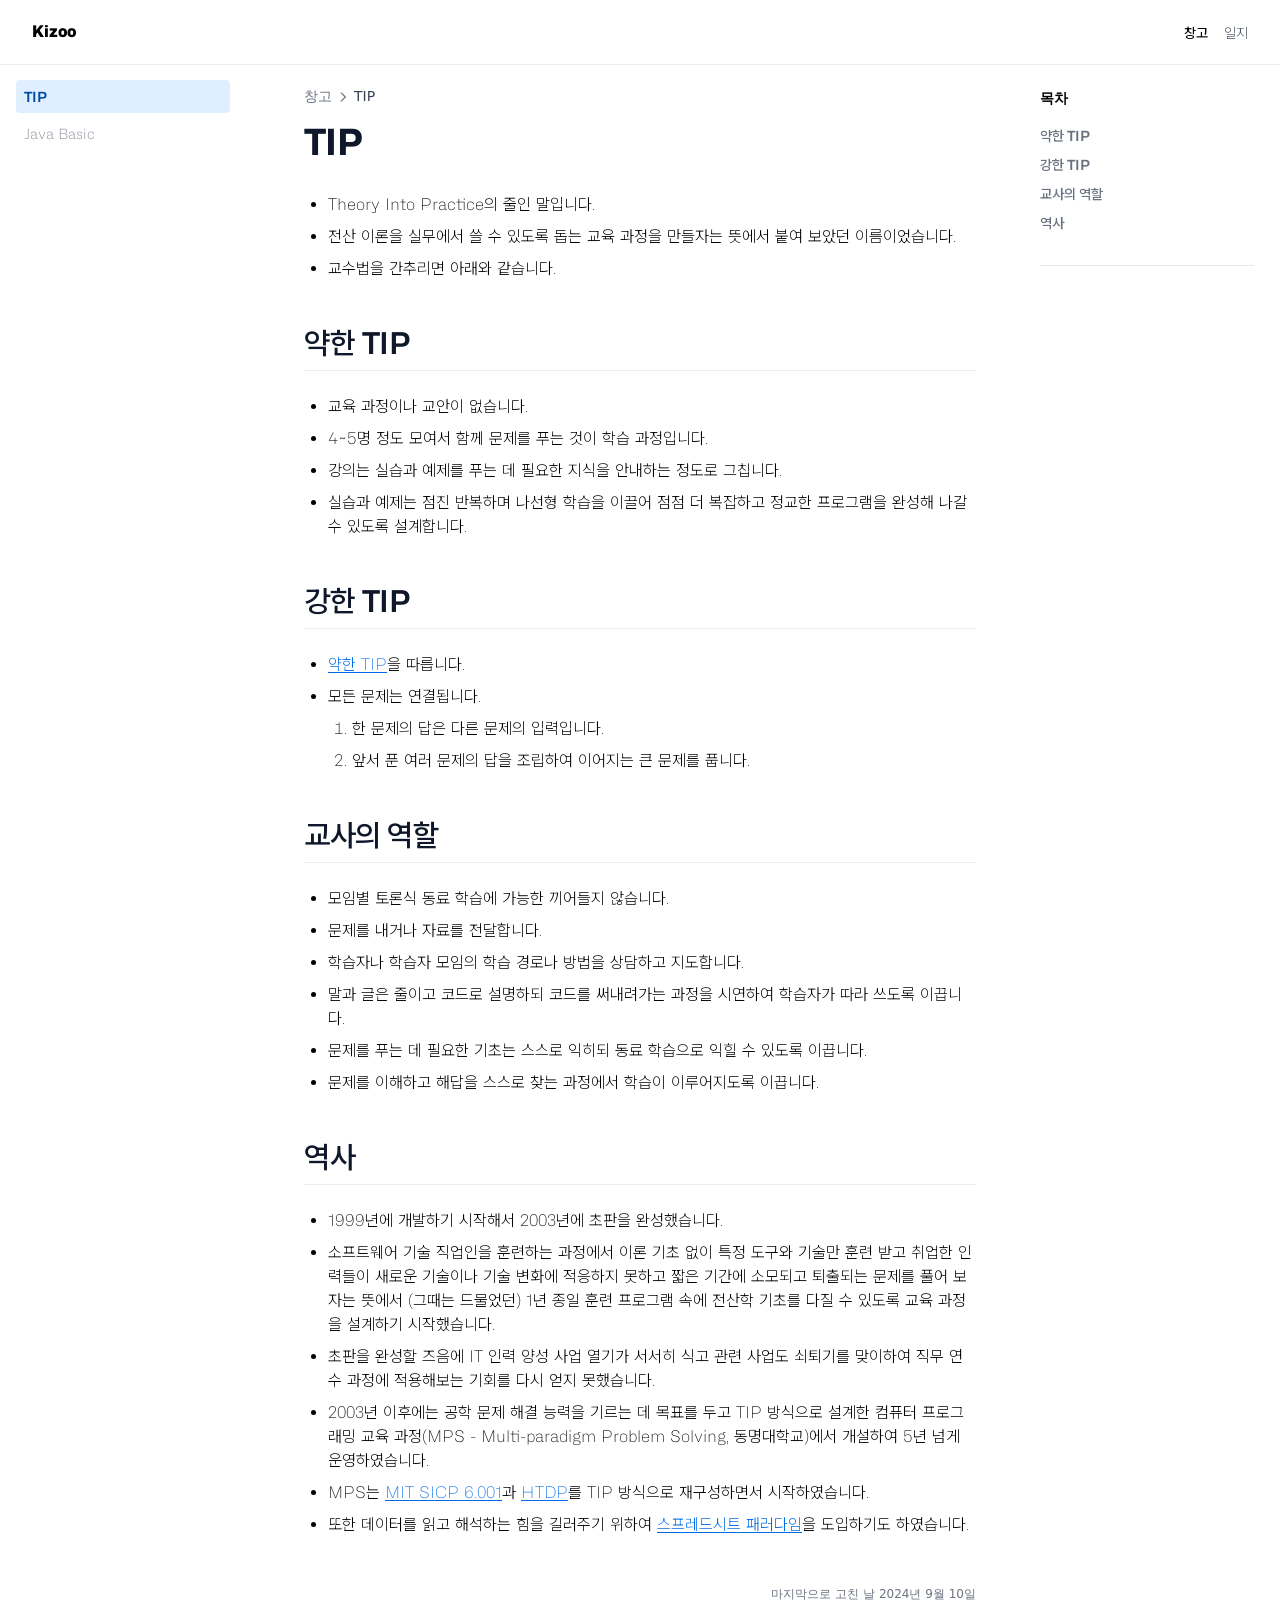
<file: archive/tip/index.html>
<!doctype html><html lang=ko><head><meta charset=utf-8><meta name=viewport content="width=device-width,initial-scale=1"><meta name=robots content="index, follow"><link rel="icon shortcut" href=/favicon.ico sizes=32x32><link rel=icon href=/favicon.svg type=image/svg+xml><link rel=icon href=/favicon-dark.svg type=image/svg+xml media="(prefers-color-scheme: dark)"><link rel=icon href=/favicon-16x16.png type=image/png sizes=16x16><link rel=icon href=/favicon-32x32.png type=image/png sizes=32x32><link rel=apple-touch-icon href=/apple-touch-icon.png sizes=180x180><link fetchpriority=low href=/site.webmanifest rel=manifest><title>TIP – Kizoo</title>
<meta name=description content="Theory Into Practice의 줄인 말입니다. 전산 이론을 실무에서 쓸 수 있도록 돕는 교육 과정을 만들자는 뜻에서 붙여 보았던 이름이었습니다. 교수법을 간추리면 아래와"><link rel=canonical href=https://kizoo.gitlab.io/archive/tip/ itemprop=url><meta property="og:title" content="TIP"><meta property="og:description" content="Kizoo's Archive"><meta property="og:type" content="website"><meta property="og:url" content="https://kizoo.gitlab.io/archive/tip/"><meta itemprop=name content="TIP"><meta itemprop=description content="Theory Into Practice의 줄인 말입니다. 전산 이론을 실무에서 쓸 수 있도록 돕는 교육 과정을 만들자는 뜻에서 붙여 보았던 이름이었습니다. 교수법을 간추리면 아래와"><meta itemprop=dateModified content="2024-09-10T23:08:56+09:00"><meta itemprop=wordCount content="837"><meta name=twitter:card content="summary"><meta name=twitter:title content="TIP"><meta name=twitter:description content="Theory Into Practice의 줄인 말입니다. 전산 이론을 실무에서 쓸 수 있도록 돕는 교육 과정을 만들자는 뜻에서 붙여 보았던 이름이었습니다. 교수법을 간추리면 아래와"><link rel=preload href=/css/compiled/main.min.23a12191daf50c320fcb5ce50e8c895a47f37ce361f66be7c771e19f254b32b2.css as=style integrity="sha256-I6Ehkdr1DDIPy1zlDoyJWkfzfONh9mvnx3HhnyVLMrI="><link href=/css/compiled/main.min.23a12191daf50c320fcb5ce50e8c895a47f37ce361f66be7c771e19f254b32b2.css rel=stylesheet integrity="sha256-I6Ehkdr1DDIPy1zlDoyJWkfzfONh9mvnx3HhnyVLMrI="><link href=/css/custom.min.b89481fddb02943261aff3303bed7b9f19c840ba157ad2d229ad64ae0b16f151.css rel=stylesheet integrity="sha256-uJSB/dsClDJhr/MwO+17nxnIQLoVetLSKa1krgsW8VE="><script>const defaultTheme="light",setDarkTheme=()=>{document.documentElement.classList.add("dark"),document.documentElement.style.colorScheme="dark"},setLightTheme=()=>{document.documentElement.classList.remove("dark"),document.documentElement.style.colorScheme="light"};"color-theme"in localStorage?localStorage.getItem("color-theme")==="dark"?setDarkTheme():setLightTheme():(defaultTheme==="dark"?setDarkTheme():setLightTheme(),defaultTheme==="system"&&(window.matchMedia("(prefers-color-scheme: dark)").matches?setDarkTheme():setLightTheme()))</script></head><body dir=ltr><div class="nav-container hx-sticky hx-top-0 hx-z-20 hx-w-full hx-bg-transparent print:hx-hidden"><div class="nav-container-blur hx-pointer-events-none hx-absolute hx-z-[-1] hx-h-full hx-w-full hx-bg-white dark:hx-bg-dark hx-shadow-[0_2px_4px_rgba(0,0,0,.02),0_1px_0_rgba(0,0,0,.06)] contrast-more:hx-shadow-[0_0_0_1px_#000] dark:hx-shadow-[0_-1px_0_rgba(255,255,255,.1)_inset] contrast-more:dark:hx-shadow-[0_0_0_1px_#fff]"></div><nav class="hx-mx-auto hx-flex hx-items-center hx-justify-end hx-gap-2 hx-h-16 hx-px-6 hx-max-w-[90rem]"><a class="hx-flex hx-items-center hover:hx-opacity-75 ltr:hx-mr-auto rtl:hx-ml-auto" href=/><span class="hx-mx-2 hx-font-extrabold hx-inline hx-select-none" title=Kizoo>Kizoo</span>
</a><a title=창고 href=/archive class="hx-text-sm contrast-more:hx-text-gray-700 contrast-more:dark:hx-text-gray-100 hx-relative -hx-ml-2 hx-hidden hx-whitespace-nowrap hx-p-2 md:hx-inline-block hx-font-medium"><span class=hx-text-center>창고</span>
</a><a title=일지 href=/log class="hx-text-sm contrast-more:hx-text-gray-700 contrast-more:dark:hx-text-gray-100 hx-relative -hx-ml-2 hx-hidden hx-whitespace-nowrap hx-p-2 md:hx-inline-block hx-text-gray-600 hover:hx-text-gray-800 dark:hx-text-gray-400 dark:hover:hx-text-gray-200"><span class=hx-text-center>일지</span>
</a><button type=button aria-label=Menu class="hamburger-menu -hx-mr-2 hx-rounded hx-p-2 active:hx-bg-gray-400/20 md:hx-hidden"><svg height="24" fill="none" viewBox="0 0 24 24" stroke="currentcolor"><g><path stroke-linecap="round" stroke-linejoin="round" stroke-width="2" d="M4 8H20"/></g><g><path stroke-linecap="round" stroke-linejoin="round" stroke-width="2" d="M4 16H20"/></g></svg></button></nav></div><div class='hx-mx-auto hx-flex hx-max-w-[90rem]'><div class="mobile-menu-overlay [transition:background-color_1.5s_ease] hx-fixed hx-inset-0 hx-z-10 hx-bg-black/80 dark:hx-bg-black/60 hx-hidden"></div><aside class="sidebar-container hx-flex hx-flex-col print:hx-hidden md:hx-top-16 md:hx-shrink-0 md:hx-w-64 md:hx-self-start max-md:[transform:translate3d(0,-100%,0)] md:hx-sticky"><div class="hx-px-4 hx-pt-4 md:hx-hidden"><div class="search-wrapper hx-relative md:hx-w-64"><div class="hx-relative hx-flex hx-items-center hx-text-gray-900 contrast-more:hx-text-gray-800 dark:hx-text-gray-300 contrast-more:dark:hx-text-gray-300"><input placeholder=검색... class="search-input hx-block hx-w-full hx-appearance-none hx-rounded-lg hx-px-3 hx-py-2 hx-transition-colors hx-text-base hx-leading-tight md:hx-text-sm hx-bg-black/[.05] dark:hx-bg-gray-50/10 focus:hx-bg-white dark:focus:hx-bg-dark placeholder:hx-text-gray-500 dark:placeholder:hx-text-gray-400 contrast-more:hx-border contrast-more:hx-border-current" type=search spellcheck=false>
<kbd class="hx-absolute hx-my-1.5 hx-select-none ltr:hx-right-1.5 rtl:hx-left-1.5 hx-h-5 hx-rounded hx-bg-white hx-px-1.5 hx-font-mono hx-text-[10px] hx-font-medium hx-text-gray-500 hx-border dark:hx-border-gray-100/20 dark:hx-bg-dark/50 contrast-more:hx-border-current contrast-more:hx-text-current contrast-more:dark:hx-border-current hx-items-center hx-gap-1 hx-transition-opacity hx-pointer-events-none hx-hidden sm:hx-flex">CTRL K</kbd></div><div><ul class="search-results hextra-scrollbar hx-hidden hx-border hx-border-gray-200 hx-bg-white hx-text-gray-100 dark:hx-border-neutral-800 dark:hx-bg-neutral-900 hx-absolute hx-top-full hx-z-20 hx-mt-2 hx-overflow-auto hx-overscroll-contain hx-rounded-xl hx-py-2.5 hx-shadow-xl hx-max-h-[min(calc(50vh-11rem-env(safe-area-inset-bottom)),400px)] md:hx-max-h-[min(calc(100vh-5rem-env(safe-area-inset-bottom)),400px)] hx-inset-x-0 ltr:md:hx-left-auto rtl:md:hx-right-auto contrast-more:hx-border contrast-more:hx-border-gray-900 contrast-more:dark:hx-border-gray-50 hx-w-screen hx-min-h-[100px] hx-max-w-[min(calc(100vw-2rem),calc(100%+20rem))]" style="transition:max-height .2s ease 0s"></ul></div></div></div><div class="hextra-scrollbar hx-overflow-y-auto hx-overflow-x-hidden hx-p-4 hx-grow md:hx-h-[calc(100vh-var(--navbar-height)-var(--menu-height))]"><ul class="hx-flex hx-flex-col hx-gap-1 md:hx-hidden"><li><a class="hx-flex hx-items-center hx-justify-between hx-gap-2 hx-cursor-pointer hx-rounded hx-px-2 hx-py-1.5 hx-text-sm hx-transition-colors [-webkit-tap-highlight-color:transparent] [-webkit-touch-callout:none] [word-break:break-word]
hx-text-gray-500 hover:hx-bg-gray-100 hover:hx-text-gray-900 contrast-more:hx-border contrast-more:hx-border-transparent contrast-more:hx-text-gray-900 contrast-more:hover:hx-border-gray-900 dark:hx-text-neutral-400 dark:hover:hx-bg-primary-100/5 dark:hover:hx-text-gray-50 contrast-more:dark:hx-text-gray-50 contrast-more:dark:hover:hx-border-gray-50" href=/log/>일지
<span class=hextra-sidebar-collapsible-button><svg fill="none" viewBox="0 0 24 24" stroke="currentcolor" class="hx-h-[18px] hx-min-w-[18px] hx-rounded-sm hx-p-0.5 hover:hx-bg-gray-800/5 dark:hover:hx-bg-gray-100/5"><path stroke-linecap="round" stroke-linejoin="round" stroke-width="2" d="M9 5l7 7-7 7" class="hx-origin-center hx-transition-transform rtl:-hx-rotate-180"/></svg></span></a><div class="ltr:hx-pr-0 hx-overflow-hidden"><ul class='hx-relative hx-flex hx-flex-col hx-gap-1 before:hx-absolute before:hx-inset-y-1 before:hx-w-px before:hx-bg-gray-200 before:hx-content-[""] ltr:hx-ml-3 ltr:hx-pl-3 ltr:before:hx-left-0 rtl:hx-mr-3 rtl:hx-pr-3 rtl:before:hx-right-0 dark:before:hx-bg-neutral-800'><li class="hx-flex hx-flex-col"><a class="hx-flex hx-items-center hx-justify-between hx-gap-2 hx-cursor-pointer hx-rounded hx-px-2 hx-py-1.5 hx-text-sm hx-transition-colors [-webkit-tap-highlight-color:transparent] [-webkit-touch-callout:none] [word-break:break-word]
hx-text-gray-500 hover:hx-bg-gray-100 hover:hx-text-gray-900 contrast-more:hx-border contrast-more:hx-border-transparent contrast-more:hx-text-gray-900 contrast-more:hover:hx-border-gray-900 dark:hx-text-neutral-400 dark:hover:hx-bg-primary-100/5 dark:hover:hx-text-gray-50 contrast-more:dark:hx-text-gray-50 contrast-more:dark:hover:hx-border-gray-50" href=/log/20250220/>Java Basic</a></li></ul></div></li><li class=open><a class="hx-flex hx-items-center hx-justify-between hx-gap-2 hx-cursor-pointer hx-rounded hx-px-2 hx-py-1.5 hx-text-sm hx-transition-colors [-webkit-tap-highlight-color:transparent] [-webkit-touch-callout:none] [word-break:break-word]
hx-text-gray-500 hover:hx-bg-gray-100 hover:hx-text-gray-900 contrast-more:hx-border contrast-more:hx-border-transparent contrast-more:hx-text-gray-900 contrast-more:hover:hx-border-gray-900 dark:hx-text-neutral-400 dark:hover:hx-bg-primary-100/5 dark:hover:hx-text-gray-50 contrast-more:dark:hx-text-gray-50 contrast-more:dark:hover:hx-border-gray-50" href=/archive/>창고
<span class=hextra-sidebar-collapsible-button><svg fill="none" viewBox="0 0 24 24" stroke="currentcolor" class="hx-h-[18px] hx-min-w-[18px] hx-rounded-sm hx-p-0.5 hover:hx-bg-gray-800/5 dark:hover:hx-bg-gray-100/5"><path stroke-linecap="round" stroke-linejoin="round" stroke-width="2" d="M9 5l7 7-7 7" class="hx-origin-center hx-transition-transform rtl:-hx-rotate-180"/></svg></span></a><div class="ltr:hx-pr-0 hx-overflow-hidden"><ul class='hx-relative hx-flex hx-flex-col hx-gap-1 before:hx-absolute before:hx-inset-y-1 before:hx-w-px before:hx-bg-gray-200 before:hx-content-[""] ltr:hx-ml-3 ltr:hx-pl-3 ltr:before:hx-left-0 rtl:hx-mr-3 rtl:hx-pr-3 rtl:before:hx-right-0 dark:before:hx-bg-neutral-800'><li class="hx-flex hx-flex-col open"><a class="hx-flex hx-items-center hx-justify-between hx-gap-2 hx-cursor-pointer hx-rounded hx-px-2 hx-py-1.5 hx-text-sm hx-transition-colors [-webkit-tap-highlight-color:transparent] [-webkit-touch-callout:none] [word-break:break-word]
sidebar-active-item hx-bg-primary-100 hx-font-semibold hx-text-primary-800 contrast-more:hx-border contrast-more:hx-border-primary-500 dark:hx-bg-primary-400/10 dark:hx-text-primary-600 contrast-more:dark:hx-border-primary-500" href=/archive/tip/>TIP</a><ul class='hx-flex hx-flex-col hx-gap-1 hx-relative before:hx-absolute before:hx-inset-y-1 before:hx-w-px before:hx-bg-gray-200 before:hx-content-[""] dark:before:hx-bg-neutral-800 ltr:hx-pl-3 ltr:before:hx-left-0 rtl:hx-pr-3 rtl:before:hx-right-0 ltr:hx-ml-3 rtl:hx-mr-3'><li><a href=#%ec%95%bd%ed%95%9c-tip class="hx-flex hx-rounded hx-px-2 hx-py-1.5 hx-text-sm hx-transition-colors [word-break:break-word] hx-cursor-pointer [-webkit-tap-highlight-color:transparent] [-webkit-touch-callout:none] contrast-more:hx-border hx-gap-2 before:hx-opacity-25 before:hx-content-['#'] hx-text-gray-500 hover:hx-bg-gray-100 hover:hx-text-gray-900 dark:hx-text-neutral-400 dark:hover:hx-bg-primary-100/5 dark:hover:hx-text-gray-50 contrast-more:hx-text-gray-900 contrast-more:dark:hx-text-gray-50 contrast-more:hx-border-transparent contrast-more:hover:hx-border-gray-900 contrast-more:dark:hover:hx-border-gray-50">약한 TIP</a></li><li><a href=#%ea%b0%95%ed%95%9c-tip class="hx-flex hx-rounded hx-px-2 hx-py-1.5 hx-text-sm hx-transition-colors [word-break:break-word] hx-cursor-pointer [-webkit-tap-highlight-color:transparent] [-webkit-touch-callout:none] contrast-more:hx-border hx-gap-2 before:hx-opacity-25 before:hx-content-['#'] hx-text-gray-500 hover:hx-bg-gray-100 hover:hx-text-gray-900 dark:hx-text-neutral-400 dark:hover:hx-bg-primary-100/5 dark:hover:hx-text-gray-50 contrast-more:hx-text-gray-900 contrast-more:dark:hx-text-gray-50 contrast-more:hx-border-transparent contrast-more:hover:hx-border-gray-900 contrast-more:dark:hover:hx-border-gray-50">강한 TIP</a></li><li><a href=#%ea%b5%90%ec%82%ac%ec%9d%98-%ec%97%ad%ed%95%a0 class="hx-flex hx-rounded hx-px-2 hx-py-1.5 hx-text-sm hx-transition-colors [word-break:break-word] hx-cursor-pointer [-webkit-tap-highlight-color:transparent] [-webkit-touch-callout:none] contrast-more:hx-border hx-gap-2 before:hx-opacity-25 before:hx-content-['#'] hx-text-gray-500 hover:hx-bg-gray-100 hover:hx-text-gray-900 dark:hx-text-neutral-400 dark:hover:hx-bg-primary-100/5 dark:hover:hx-text-gray-50 contrast-more:hx-text-gray-900 contrast-more:dark:hx-text-gray-50 contrast-more:hx-border-transparent contrast-more:hover:hx-border-gray-900 contrast-more:dark:hover:hx-border-gray-50">교사의 역할</a></li><li><a href=#%ec%97%ad%ec%82%ac class="hx-flex hx-rounded hx-px-2 hx-py-1.5 hx-text-sm hx-transition-colors [word-break:break-word] hx-cursor-pointer [-webkit-tap-highlight-color:transparent] [-webkit-touch-callout:none] contrast-more:hx-border hx-gap-2 before:hx-opacity-25 before:hx-content-['#'] hx-text-gray-500 hover:hx-bg-gray-100 hover:hx-text-gray-900 dark:hx-text-neutral-400 dark:hover:hx-bg-primary-100/5 dark:hover:hx-text-gray-50 contrast-more:hx-text-gray-900 contrast-more:dark:hx-text-gray-50 contrast-more:hx-border-transparent contrast-more:hover:hx-border-gray-900 contrast-more:dark:hover:hx-border-gray-50">역사</a></li></ul></li><li class="hx-flex hx-flex-col"><a class="hx-flex hx-items-center hx-justify-between hx-gap-2 hx-cursor-pointer hx-rounded hx-px-2 hx-py-1.5 hx-text-sm hx-transition-colors [-webkit-tap-highlight-color:transparent] [-webkit-touch-callout:none] [word-break:break-word]
hx-text-gray-500 hover:hx-bg-gray-100 hover:hx-text-gray-900 contrast-more:hx-border contrast-more:hx-border-transparent contrast-more:hx-text-gray-900 contrast-more:hover:hx-border-gray-900 dark:hx-text-neutral-400 dark:hover:hx-bg-primary-100/5 dark:hover:hx-text-gray-50 contrast-more:dark:hx-text-gray-50 contrast-more:dark:hover:hx-border-gray-50" href=/archive/javabasic/>Java Basic</a></li></ul></div></li></ul><ul class="hx-flex hx-flex-col hx-gap-1 max-md:hx-hidden"><li class=open><a class="hx-flex hx-items-center hx-justify-between hx-gap-2 hx-cursor-pointer hx-rounded hx-px-2 hx-py-1.5 hx-text-sm hx-transition-colors [-webkit-tap-highlight-color:transparent] [-webkit-touch-callout:none] [word-break:break-word]
sidebar-active-item hx-bg-primary-100 hx-font-semibold hx-text-primary-800 contrast-more:hx-border contrast-more:hx-border-primary-500 dark:hx-bg-primary-400/10 dark:hx-text-primary-600 contrast-more:dark:hx-border-primary-500" href=/archive/tip/>TIP</a></li><li><a class="hx-flex hx-items-center hx-justify-between hx-gap-2 hx-cursor-pointer hx-rounded hx-px-2 hx-py-1.5 hx-text-sm hx-transition-colors [-webkit-tap-highlight-color:transparent] [-webkit-touch-callout:none] [word-break:break-word]
hx-text-gray-500 hover:hx-bg-gray-100 hover:hx-text-gray-900 contrast-more:hx-border contrast-more:hx-border-transparent contrast-more:hx-text-gray-900 contrast-more:hover:hx-border-gray-900 dark:hx-text-neutral-400 dark:hover:hx-bg-primary-100/5 dark:hover:hx-text-gray-50 contrast-more:dark:hx-text-gray-50 contrast-more:dark:hover:hx-border-gray-50" href=/archive/javabasic/>Java Basic</a></li></ul></div></aside><nav class="hextra-toc hx-order-last hx-hidden hx-w-64 hx-shrink-0 xl:hx-block print:hx-hidden hx-px-4" aria-label="table of contents"><div class="hextra-scrollbar hx-sticky hx-top-16 hx-overflow-y-auto hx-pr-4 hx-pt-6 hx-text-sm [hyphens:auto] hx-max-h-[calc(100vh-var(--navbar-height)-env(safe-area-inset-bottom))] ltr:hx--mr-4 rtl:hx--ml-4"><p class="hx-mb-4 hx-font-semibold hx-tracking-tight">목차</p><ul><li class="hx-my-2 hx-scroll-my-6 hx-scroll-py-6"><a class="hx-font-semibold hx-inline-block hx-text-gray-500 hover:hx-text-gray-900 dark:hx-text-gray-400 dark:hover:hx-text-gray-300 contrast-more:hx-text-gray-900 contrast-more:hx-underline contrast-more:dark:hx-text-gray-50 hx-w-full hx-break-words" href=#%ec%95%bd%ed%95%9c-tip>약한 TIP</a></li><li class="hx-my-2 hx-scroll-my-6 hx-scroll-py-6"><a class="hx-font-semibold hx-inline-block hx-text-gray-500 hover:hx-text-gray-900 dark:hx-text-gray-400 dark:hover:hx-text-gray-300 contrast-more:hx-text-gray-900 contrast-more:hx-underline contrast-more:dark:hx-text-gray-50 hx-w-full hx-break-words" href=#%ea%b0%95%ed%95%9c-tip>강한 TIP</a></li><li class="hx-my-2 hx-scroll-my-6 hx-scroll-py-6"><a class="hx-font-semibold hx-inline-block hx-text-gray-500 hover:hx-text-gray-900 dark:hx-text-gray-400 dark:hover:hx-text-gray-300 contrast-more:hx-text-gray-900 contrast-more:hx-underline contrast-more:dark:hx-text-gray-50 hx-w-full hx-break-words" href=#%ea%b5%90%ec%82%ac%ec%9d%98-%ec%97%ad%ed%95%a0>교사의 역할</a></li><li class="hx-my-2 hx-scroll-my-6 hx-scroll-py-6"><a class="hx-font-semibold hx-inline-block hx-text-gray-500 hover:hx-text-gray-900 dark:hx-text-gray-400 dark:hover:hx-text-gray-300 contrast-more:hx-text-gray-900 contrast-more:hx-underline contrast-more:dark:hx-text-gray-50 hx-w-full hx-break-words" href=#%ec%97%ad%ec%82%ac>역사</a></li></ul><div class="hx-mt-8 hx-border-t hx-bg-white hx-pt-8 hx-shadow-[0_-12px_16px_white] dark:hx-bg-dark dark:hx-shadow-[0_-12px_16px_#111] hx-sticky hx-bottom-0 hx-flex hx-flex-col hx-items-start hx-gap-2 hx-pb-8 dark:hx-border-neutral-800 contrast-more:hx-border-t contrast-more:hx-border-neutral-400 contrast-more:hx-shadow-none contrast-more:dark:hx-border-neutral-400"><button aria-hidden=true id=backToTop onclick=scrollUp() class="hx-transition-all hx-duration-75 hx-opacity-0 hx-text-xs hx-font-medium hx-text-gray-500 hover:hx-text-gray-900 dark:hx-text-gray-400 dark:hover:hx-text-gray-100 contrast-more:hx-text-gray-800 contrast-more:dark:hx-text-gray-50">
<span>맨위로</span><svg xmlns="http://www.w3.org/2000/svg" fill="none" viewBox="0 0 24 24" stroke-width="1.5" stroke="currentcolor" class="hx-inline ltr:hx-ml-1 rtl:hx-mr-1 hx-h-3.5 hx-w-3.5 hx-border hx-rounded-full hx-border-gray-500 hover:hx-border-gray-900 dark:hx-border-gray-400 dark:hover:hx-border-gray-100 contrast-more:hx-border-gray-800 contrast-more:dark:hx-border-gray-50"><path stroke-linecap="round" stroke-linejoin="round" d="M4.5 15.75l7.5-7.5 7.5 7.5"/></svg></button></div></div></nav><article class="hx-w-full hx-break-words hx-flex hx-min-h-[calc(100vh-var(--navbar-height))] hx-min-w-0 hx-justify-center hx-pb-8 hx-pr-[calc(env(safe-area-inset-right)-1.5rem)]"><main class="hx-w-full hx-min-w-0 hx-max-w-6xl hx-px-6 hx-pt-4 md:hx-px-12"><div class="hx-mt-1.5 hx-flex hx-items-center hx-gap-1 hx-overflow-hidden hx-text-sm hx-text-gray-500 dark:hx-text-gray-400 contrast-more:hx-text-current"><div class="hx-whitespace-nowrap hx-transition-colors hx-min-w-[24px] hx-overflow-hidden hx-text-ellipsis hover:hx-text-gray-900 dark:hover:hx-text-gray-100"><a href=/archive/>창고</a></div><svg class="hx-w-3.5 hx-shrink-0 rtl:-hx-rotate-180" xmlns="http://www.w3.org/2000/svg" fill="none" viewBox="0 0 24 24" stroke-width="2" stroke="currentcolor" aria-hidden="true"><path stroke-linecap="round" stroke-linejoin="round" d="M9 5l7 7-7 7"/></svg><div class="hx-whitespace-nowrap hx-transition-colors hx-font-medium hx-text-gray-700 contrast-more:hx-font-bold contrast-more:hx-text-current dark:hx-text-gray-100 contrast-more:dark:hx-text-current">TIP</div></div><div class=content><h1>TIP</h1><ul><li>Theory Into Practice의 줄인 말입니다.</li><li>전산 이론을 실무에서 쓸 수 있도록 돕는 교육 과정을 만들자는 뜻에서 붙여 보았던 이름이었습니다.</li><li>교수법을 간추리면 아래와 같습니다.</li></ul><h2>약한 TIP<span class="hx-absolute -hx-mt-20" id=약한-tip></span>
<a href=#%ec%95%bd%ed%95%9c-tip class=subheading-anchor aria-label="Permalink for this section"></a></h2><ul><li>교육 과정이나 교안이 없습니다.</li><li>4~5명 정도 모여서 함께 문제를 푸는 것이 학습 과정입니다.</li><li>강의는 실습과 예제를 푸는 데 필요한 지식을 안내하는 정도로 그칩니다.</li><li>실습과 예제는 점진 반복하며 나선형 학습을 이끌어 점점 더 복잡하고 정교한 프로그램을 완성해 나갈 수 있도록 설계합니다.</li></ul><h2>강한 TIP<span class="hx-absolute -hx-mt-20" id=강한-tip></span>
<a href=#%ea%b0%95%ed%95%9c-tip class=subheading-anchor aria-label="Permalink for this section"></a></h2><ul><li><a href=#%ec%95%bd%ed%95%9c-tip>약한 TIP</a>을 따릅니다.</li><li>모든 문제는 연결됩니다.<ol><li>한 문제의 답은 다른 문제의 입력입니다.</li><li>앞서 푼 여러 문제의 답을 조립하여 이어지는 큰 문제를 풉니다.</li></ol></li></ul><h2>교사의 역할<span class="hx-absolute -hx-mt-20" id=교사의-역할></span>
<a href=#%ea%b5%90%ec%82%ac%ec%9d%98-%ec%97%ad%ed%95%a0 class=subheading-anchor aria-label="Permalink for this section"></a></h2><ul><li>모임별 토론식 동료 학습에 가능한 끼어들지 않습니다.</li><li>문제를 내거나 자료를 전달합니다.</li><li>학습자나 학습자 모임의 학습 경로나 방법을 상담하고 지도합니다.</li><li>말과 글은 줄이고 코드로 설명하되 코드를 써내려가는 과정을 시연하여 학습자가 따라 쓰도록 이끕니다.</li><li>문제를 푸는 데 필요한 기초는 스스로 익히되 동료 학습으로 익힐 수 있도록 이끕니다.</li><li>문제를 이해하고 해답을 스스로 찾는 과정에서 학습이 이루어지도록 이끕니다.</li></ul><h2>역사<span class="hx-absolute -hx-mt-20" id=역사></span>
<a href=#%ec%97%ad%ec%82%ac class=subheading-anchor aria-label="Permalink for this section"></a></h2><ul><li>1999년에 개발하기 시작해서 2003년에 초판을 완성했습니다.</li><li>소프트웨어 기술 직업인을 훈련하는 과정에서 이론 기초 없이 특정 도구와 기술만
훈련 받고 취업한 인력들이 새로운 기술이나 기술 변화에
적응하지 못하고 짧은 기간에 소모되고 퇴출되는 문제를 풀어 보자는 뜻에서 (그때는
드물었던) 1년 종일 훈련 프로그램 속에 전산학 기초를 다질 수 있도록 교육 과정을
설계하기 시작했습니다.</li><li>초판을 완성할 즈음에 IT 인력 양성 사업 열기가 서서히 식고 관련 사업도
쇠퇴기를 맞이하여 직무 연수 과정에 적용해보는 기회를 다시 얻지 못했습니다.</li><li>2003년 이후에는 공학 문제 해결 능력을 기르는 데 목표를 두고 TIP 방식으로
설계한 컴퓨터 프로그래밍 교육 과정(MPS - Multi-paradigm Problem Solving, 동명대학교)에서 개설하여 5년 넘게 운영하였습니다.</li><li>MPS는 <a href=https://ocw.mit.edu/courses/6-001-structure-and-interpretation-of-computer-programs-spring-2005/ target=_blank rel=noopener>MIT SICP 6.001</a>과
<a href=https://en.wikipedia.org/wiki/How_to_Design_Programs target=_blank rel=noopener>HTDP</a>를 TIP 방식으로
재구성하면서 시작하였습니다.</li><li>또한 데이터를 읽고 해석하는 힘을 길러주기 위하여
<a href=https://ieeexplore.ieee.org/document/7760759 target=_blank rel=noopener>스프레드시트 패러다임</a>을
도입하기도 하였습니다.</li></ul></div><div class="hx-mt-12 hx-mb-8 hx-block hx-text-xs hx-text-gray-500 ltr:hx-text-right rtl:hx-text-left dark:hx-text-gray-400">마지막으로 고친 날 <time datetime=2024-09-10T23:08:56.000Z>2024년 9월 10일</time></div></main></article></div><script defer src=/js/main.min.d1048f02f76d9018acd295a4df4c057510adf57b63a51446829eb33941ddbed6.js integrity="sha256-0QSPAvdtkBis0pWk30wFdRCt9XtjpRRGgp6zOUHdvtY="></script><script defer src=/lib/flexsearch/flexsearch.bundle.min.0425860527cc9968f9f049421c7a56b39327d475e2e3a8f550416be3a9134327.js integrity="sha256-BCWGBSfMmWj58ElCHHpWs5Mn1HXi46j1UEFr46kTQyc="></script><script defer src=/ko.search.min.85f04c3727829a4e415c7d4fdd52927930ec93f1f6dd659aa23b1565287f50a0.js integrity="sha256-hfBMNyeCmk5BXH1P3VKSeTDsk/H23WWaojsVZSh/UKA="></script></body></html>
</file>
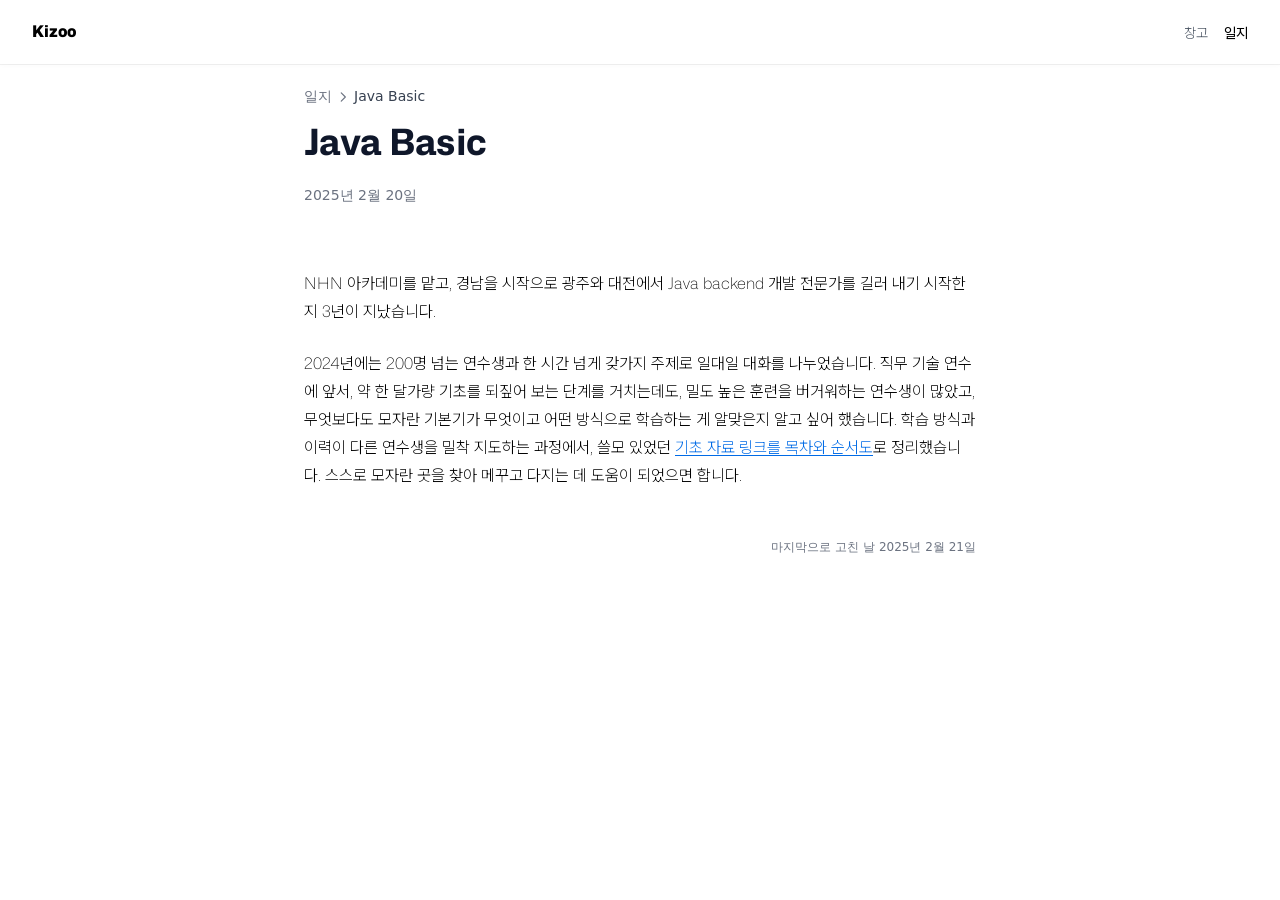
<file: log/20250220/index.html>
<!doctype html><html lang=ko><head><meta charset=utf-8><meta name=viewport content="width=device-width,initial-scale=1"><meta name=robots content="index, follow"><link rel="icon shortcut" href=/favicon.ico sizes=32x32><link rel=icon href=/favicon.svg type=image/svg+xml><link rel=icon href=/favicon-dark.svg type=image/svg+xml media="(prefers-color-scheme: dark)"><link rel=icon href=/favicon-16x16.png type=image/png sizes=16x16><link rel=icon href=/favicon-32x32.png type=image/png sizes=32x32><link rel=apple-touch-icon href=/apple-touch-icon.png sizes=180x180><link fetchpriority=low href=/site.webmanifest rel=manifest><title>Java Basic – Kizoo</title>
<meta name=description content="NHN 아카데미를 맡고, 경남을 시작으로 광주와 대전에서 Java backend 개발 전문가를 길러 내기 시작한 지 3년이 지났습니다."><link rel=canonical href=https://kizoo.gitlab.io/log/20250220/ itemprop=url><meta property="og:title" content="Java Basic"><meta property="og:description" content="NHN 아카데미를 맡고, 경남을 시작으로 광주와 대전에서 Java backend 개발 전문가를 길러 내기 시작한 지 3년이 지났습니다."><meta property="og:type" content="article"><meta property="og:url" content="https://kizoo.gitlab.io/log/20250220/"><meta property="article:section" content="log"><meta property="article:published_time" content="2025-02-20T00:00:00+00:00"><meta property="article:modified_time" content="2025-02-21T19:33:54+09:00"><meta itemprop=name content="Java Basic"><meta itemprop=description content="NHN 아카데미를 맡고, 경남을 시작으로 광주와 대전에서 Java backend 개발 전문가를 길러 내기 시작한 지 3년이 지났습니다."><meta itemprop=datePublished content="2025-02-20T00:00:00+00:00"><meta itemprop=dateModified content="2025-02-21T19:33:54+09:00"><meta itemprop=wordCount content="260"><meta name=twitter:card content="summary"><meta name=twitter:title content="Java Basic"><meta name=twitter:description content="NHN 아카데미를 맡고, 경남을 시작으로 광주와 대전에서 Java backend 개발 전문가를 길러 내기 시작한 지 3년이 지났습니다."><link rel=preload href=/css/compiled/main.min.23a12191daf50c320fcb5ce50e8c895a47f37ce361f66be7c771e19f254b32b2.css as=style integrity="sha256-I6Ehkdr1DDIPy1zlDoyJWkfzfONh9mvnx3HhnyVLMrI="><link href=/css/compiled/main.min.23a12191daf50c320fcb5ce50e8c895a47f37ce361f66be7c771e19f254b32b2.css rel=stylesheet integrity="sha256-I6Ehkdr1DDIPy1zlDoyJWkfzfONh9mvnx3HhnyVLMrI="><link href=/css/custom.min.b89481fddb02943261aff3303bed7b9f19c840ba157ad2d229ad64ae0b16f151.css rel=stylesheet integrity="sha256-uJSB/dsClDJhr/MwO+17nxnIQLoVetLSKa1krgsW8VE="><script>const defaultTheme="light",setDarkTheme=()=>{document.documentElement.classList.add("dark"),document.documentElement.style.colorScheme="dark"},setLightTheme=()=>{document.documentElement.classList.remove("dark"),document.documentElement.style.colorScheme="light"};"color-theme"in localStorage?localStorage.getItem("color-theme")==="dark"?setDarkTheme():setLightTheme():(defaultTheme==="dark"?setDarkTheme():setLightTheme(),defaultTheme==="system"&&(window.matchMedia("(prefers-color-scheme: dark)").matches?setDarkTheme():setLightTheme()))</script></head><body dir=ltr><div class="nav-container hx-sticky hx-top-0 hx-z-20 hx-w-full hx-bg-transparent print:hx-hidden"><div class="nav-container-blur hx-pointer-events-none hx-absolute hx-z-[-1] hx-h-full hx-w-full hx-bg-white dark:hx-bg-dark hx-shadow-[0_2px_4px_rgba(0,0,0,.02),0_1px_0_rgba(0,0,0,.06)] contrast-more:hx-shadow-[0_0_0_1px_#000] dark:hx-shadow-[0_-1px_0_rgba(255,255,255,.1)_inset] contrast-more:dark:hx-shadow-[0_0_0_1px_#fff]"></div><nav class="hx-mx-auto hx-flex hx-items-center hx-justify-end hx-gap-2 hx-h-16 hx-px-6 hx-max-w-[90rem]"><a class="hx-flex hx-items-center hover:hx-opacity-75 ltr:hx-mr-auto rtl:hx-ml-auto" href=/><span class="hx-mx-2 hx-font-extrabold hx-inline hx-select-none" title=Kizoo>Kizoo</span>
</a><a title=창고 href=/archive class="hx-text-sm contrast-more:hx-text-gray-700 contrast-more:dark:hx-text-gray-100 hx-relative -hx-ml-2 hx-hidden hx-whitespace-nowrap hx-p-2 md:hx-inline-block hx-text-gray-600 hover:hx-text-gray-800 dark:hx-text-gray-400 dark:hover:hx-text-gray-200"><span class=hx-text-center>창고</span>
</a><a title=일지 href=/log class="hx-text-sm contrast-more:hx-text-gray-700 contrast-more:dark:hx-text-gray-100 hx-relative -hx-ml-2 hx-hidden hx-whitespace-nowrap hx-p-2 md:hx-inline-block hx-font-medium"><span class=hx-text-center>일지</span>
</a><button type=button aria-label=Menu class="hamburger-menu -hx-mr-2 hx-rounded hx-p-2 active:hx-bg-gray-400/20 md:hx-hidden"><svg height="24" fill="none" viewBox="0 0 24 24" stroke="currentcolor"><g><path stroke-linecap="round" stroke-linejoin="round" stroke-width="2" d="M4 8H20"/></g><g><path stroke-linecap="round" stroke-linejoin="round" stroke-width="2" d="M4 16H20"/></g></svg></button></nav></div><div class="hx-mx-auto hx-flex hx-max-w-[90rem]"><div class="mobile-menu-overlay [transition:background-color_1.5s_ease] hx-fixed hx-inset-0 hx-z-10 hx-bg-black/80 dark:hx-bg-black/60 hx-hidden"></div><aside class="sidebar-container hx-flex hx-flex-col print:hx-hidden md:hx-top-16 md:hx-shrink-0 md:hx-w-64 md:hx-self-start max-md:[transform:translate3d(0,-100%,0)] md:hx-hidden xl:hx-block"><div class="hx-px-4 hx-pt-4 md:hx-hidden"><div class="search-wrapper hx-relative md:hx-w-64"><div class="hx-relative hx-flex hx-items-center hx-text-gray-900 contrast-more:hx-text-gray-800 dark:hx-text-gray-300 contrast-more:dark:hx-text-gray-300"><input placeholder=검색... class="search-input hx-block hx-w-full hx-appearance-none hx-rounded-lg hx-px-3 hx-py-2 hx-transition-colors hx-text-base hx-leading-tight md:hx-text-sm hx-bg-black/[.05] dark:hx-bg-gray-50/10 focus:hx-bg-white dark:focus:hx-bg-dark placeholder:hx-text-gray-500 dark:placeholder:hx-text-gray-400 contrast-more:hx-border contrast-more:hx-border-current" type=search spellcheck=false>
<kbd class="hx-absolute hx-my-1.5 hx-select-none ltr:hx-right-1.5 rtl:hx-left-1.5 hx-h-5 hx-rounded hx-bg-white hx-px-1.5 hx-font-mono hx-text-[10px] hx-font-medium hx-text-gray-500 hx-border dark:hx-border-gray-100/20 dark:hx-bg-dark/50 contrast-more:hx-border-current contrast-more:hx-text-current contrast-more:dark:hx-border-current hx-items-center hx-gap-1 hx-transition-opacity hx-pointer-events-none hx-hidden sm:hx-flex">CTRL K</kbd></div><div><ul class="search-results hextra-scrollbar hx-hidden hx-border hx-border-gray-200 hx-bg-white hx-text-gray-100 dark:hx-border-neutral-800 dark:hx-bg-neutral-900 hx-absolute hx-top-full hx-z-20 hx-mt-2 hx-overflow-auto hx-overscroll-contain hx-rounded-xl hx-py-2.5 hx-shadow-xl hx-max-h-[min(calc(50vh-11rem-env(safe-area-inset-bottom)),400px)] md:hx-max-h-[min(calc(100vh-5rem-env(safe-area-inset-bottom)),400px)] hx-inset-x-0 ltr:md:hx-left-auto rtl:md:hx-right-auto contrast-more:hx-border contrast-more:hx-border-gray-900 contrast-more:dark:hx-border-gray-50 hx-w-screen hx-min-h-[100px] hx-max-w-[min(calc(100vw-2rem),calc(100%+20rem))]" style="transition:max-height .2s ease 0s"></ul></div></div></div><div class="hextra-scrollbar hx-overflow-y-auto hx-overflow-x-hidden hx-p-4 hx-grow md:hx-h-[calc(100vh-var(--navbar-height)-var(--menu-height))]"><ul class="hx-flex hx-flex-col hx-gap-1 md:hx-hidden"><li class=open><a class="hx-flex hx-items-center hx-justify-between hx-gap-2 hx-cursor-pointer hx-rounded hx-px-2 hx-py-1.5 hx-text-sm hx-transition-colors [-webkit-tap-highlight-color:transparent] [-webkit-touch-callout:none] [word-break:break-word]
hx-text-gray-500 hover:hx-bg-gray-100 hover:hx-text-gray-900 contrast-more:hx-border contrast-more:hx-border-transparent contrast-more:hx-text-gray-900 contrast-more:hover:hx-border-gray-900 dark:hx-text-neutral-400 dark:hover:hx-bg-primary-100/5 dark:hover:hx-text-gray-50 contrast-more:dark:hx-text-gray-50 contrast-more:dark:hover:hx-border-gray-50" href=/log/>일지
<span class=hextra-sidebar-collapsible-button><svg fill="none" viewBox="0 0 24 24" stroke="currentcolor" class="hx-h-[18px] hx-min-w-[18px] hx-rounded-sm hx-p-0.5 hover:hx-bg-gray-800/5 dark:hover:hx-bg-gray-100/5"><path stroke-linecap="round" stroke-linejoin="round" stroke-width="2" d="M9 5l7 7-7 7" class="hx-origin-center hx-transition-transform rtl:-hx-rotate-180"/></svg></span></a><div class="ltr:hx-pr-0 hx-overflow-hidden"><ul class='hx-relative hx-flex hx-flex-col hx-gap-1 before:hx-absolute before:hx-inset-y-1 before:hx-w-px before:hx-bg-gray-200 before:hx-content-[""] ltr:hx-ml-3 ltr:hx-pl-3 ltr:before:hx-left-0 rtl:hx-mr-3 rtl:hx-pr-3 rtl:before:hx-right-0 dark:before:hx-bg-neutral-800'><li class="hx-flex hx-flex-col open"><a class="hx-flex hx-items-center hx-justify-between hx-gap-2 hx-cursor-pointer hx-rounded hx-px-2 hx-py-1.5 hx-text-sm hx-transition-colors [-webkit-tap-highlight-color:transparent] [-webkit-touch-callout:none] [word-break:break-word]
sidebar-active-item hx-bg-primary-100 hx-font-semibold hx-text-primary-800 contrast-more:hx-border contrast-more:hx-border-primary-500 dark:hx-bg-primary-400/10 dark:hx-text-primary-600 contrast-more:dark:hx-border-primary-500" href=/log/20250220/>Java Basic</a></li></ul></div></li><li><a class="hx-flex hx-items-center hx-justify-between hx-gap-2 hx-cursor-pointer hx-rounded hx-px-2 hx-py-1.5 hx-text-sm hx-transition-colors [-webkit-tap-highlight-color:transparent] [-webkit-touch-callout:none] [word-break:break-word]
hx-text-gray-500 hover:hx-bg-gray-100 hover:hx-text-gray-900 contrast-more:hx-border contrast-more:hx-border-transparent contrast-more:hx-text-gray-900 contrast-more:hover:hx-border-gray-900 dark:hx-text-neutral-400 dark:hover:hx-bg-primary-100/5 dark:hover:hx-text-gray-50 contrast-more:dark:hx-text-gray-50 contrast-more:dark:hover:hx-border-gray-50" href=/archive/>창고
<span class=hextra-sidebar-collapsible-button><svg fill="none" viewBox="0 0 24 24" stroke="currentcolor" class="hx-h-[18px] hx-min-w-[18px] hx-rounded-sm hx-p-0.5 hover:hx-bg-gray-800/5 dark:hover:hx-bg-gray-100/5"><path stroke-linecap="round" stroke-linejoin="round" stroke-width="2" d="M9 5l7 7-7 7" class="hx-origin-center hx-transition-transform rtl:-hx-rotate-180"/></svg></span></a><div class="ltr:hx-pr-0 hx-overflow-hidden"><ul class='hx-relative hx-flex hx-flex-col hx-gap-1 before:hx-absolute before:hx-inset-y-1 before:hx-w-px before:hx-bg-gray-200 before:hx-content-[""] ltr:hx-ml-3 ltr:hx-pl-3 ltr:before:hx-left-0 rtl:hx-mr-3 rtl:hx-pr-3 rtl:before:hx-right-0 dark:before:hx-bg-neutral-800'><li class="hx-flex hx-flex-col"><a class="hx-flex hx-items-center hx-justify-between hx-gap-2 hx-cursor-pointer hx-rounded hx-px-2 hx-py-1.5 hx-text-sm hx-transition-colors [-webkit-tap-highlight-color:transparent] [-webkit-touch-callout:none] [word-break:break-word]
hx-text-gray-500 hover:hx-bg-gray-100 hover:hx-text-gray-900 contrast-more:hx-border contrast-more:hx-border-transparent contrast-more:hx-text-gray-900 contrast-more:hover:hx-border-gray-900 dark:hx-text-neutral-400 dark:hover:hx-bg-primary-100/5 dark:hover:hx-text-gray-50 contrast-more:dark:hx-text-gray-50 contrast-more:dark:hover:hx-border-gray-50" href=/archive/tip/>TIP</a></li><li class="hx-flex hx-flex-col"><a class="hx-flex hx-items-center hx-justify-between hx-gap-2 hx-cursor-pointer hx-rounded hx-px-2 hx-py-1.5 hx-text-sm hx-transition-colors [-webkit-tap-highlight-color:transparent] [-webkit-touch-callout:none] [word-break:break-word]
hx-text-gray-500 hover:hx-bg-gray-100 hover:hx-text-gray-900 contrast-more:hx-border contrast-more:hx-border-transparent contrast-more:hx-text-gray-900 contrast-more:hover:hx-border-gray-900 dark:hx-text-neutral-400 dark:hover:hx-bg-primary-100/5 dark:hover:hx-text-gray-50 contrast-more:dark:hx-text-gray-50 contrast-more:dark:hover:hx-border-gray-50" href=/archive/javabasic/>Java Basic</a></li></ul></div></li></ul><div class="max-xl:hx-hidden hx-h-0 hx-w-64 hx-shrink-0"></div></div></aside><nav class="hextra-toc hx-order-last hx-hidden hx-w-64 hx-shrink-0 xl:hx-block print:hx-hidden hx-px-4" aria-label="table of contents"><div class="hextra-scrollbar hx-sticky hx-top-16 hx-overflow-y-auto hx-pr-4 hx-pt-6 hx-text-sm [hyphens:auto] hx-max-h-[calc(100vh-var(--navbar-height)-env(safe-area-inset-bottom))] ltr:hx--mr-4 rtl:hx--ml-4"><div class="hx-sticky hx-bottom-0 hx-flex hx-flex-col hx-items-start hx-gap-2 hx-pb-8 dark:hx-border-neutral-800 contrast-more:hx-border-t contrast-more:hx-border-neutral-400 contrast-more:hx-shadow-none contrast-more:dark:hx-border-neutral-400"><button aria-hidden=true id=backToTop onclick=scrollUp() class="hx-transition-all hx-duration-75 hx-opacity-0 hx-text-xs hx-font-medium hx-text-gray-500 hover:hx-text-gray-900 dark:hx-text-gray-400 dark:hover:hx-text-gray-100 contrast-more:hx-text-gray-800 contrast-more:dark:hx-text-gray-50">
<span>맨위로</span><svg xmlns="http://www.w3.org/2000/svg" fill="none" viewBox="0 0 24 24" stroke-width="1.5" stroke="currentcolor" class="hx-inline ltr:hx-ml-1 rtl:hx-mr-1 hx-h-3.5 hx-w-3.5 hx-border hx-rounded-full hx-border-gray-500 hover:hx-border-gray-900 dark:hx-border-gray-400 dark:hover:hx-border-gray-100 contrast-more:hx-border-gray-800 contrast-more:dark:hx-border-gray-50"><path stroke-linecap="round" stroke-linejoin="round" d="M4.5 15.75l7.5-7.5 7.5 7.5"/></svg></button></div></div></nav><article class="hx-w-full hx-break-words hx-flex hx-min-h-[calc(100vh-var(--navbar-height))] hx-min-w-0 hx-justify-center hx-pb-8 hx-pr-[calc(env(safe-area-inset-right)-1.5rem)]"><main class="hx-w-full hx-min-w-0 hx-max-w-6xl hx-px-6 hx-pt-4 md:hx-px-12"><div class="hx-mt-1.5 hx-flex hx-items-center hx-gap-1 hx-overflow-hidden hx-text-sm hx-text-gray-500 dark:hx-text-gray-400 contrast-more:hx-text-current"><div class="hx-whitespace-nowrap hx-transition-colors hx-min-w-[24px] hx-overflow-hidden hx-text-ellipsis hover:hx-text-gray-900 dark:hover:hx-text-gray-100"><a href=/log/>일지</a></div><svg class="hx-w-3.5 hx-shrink-0 rtl:-hx-rotate-180" xmlns="http://www.w3.org/2000/svg" fill="none" viewBox="0 0 24 24" stroke-width="2" stroke="currentcolor" aria-hidden="true"><path stroke-linecap="round" stroke-linejoin="round" d="M9 5l7 7-7 7"/></svg><div class="hx-whitespace-nowrap hx-transition-colors hx-font-medium hx-text-gray-700 contrast-more:hx-font-bold contrast-more:hx-text-current dark:hx-text-gray-100 contrast-more:dark:hx-text-current">Java Basic</div></div><h1 class="hx-mt-2 hx-text-4xl hx-font-bold hx-tracking-tight hx-text-slate-900 dark:hx-text-slate-100">Java Basic</h1><div class="hx-mt-4 hx-mb-16 hx-text-gray-500 hx-text-sm hx-flex hx-items-center hx-flex-wrap hx-gap-y-2"><span class=hx-mr-1>2025년 2월 20일</span></div><div class=content><p>NHN 아카데미를 맡고, 경남을 시작으로 광주와 대전에서 Java backend 개발 전문가를 길러 내기 시작한 지 3년이 지났습니다.</p><p>2024년에는 200명 넘는 연수생과 한 시간 넘게 갖가지 주제로 일대일 대화를 나누었습니다. 직무 기술 연수에 앞서, 약 한 달가량 기초를 되짚어 보는 단계를 거치는데도, 밀도 높은 훈련을 버거워하는 연수생이 많았고, 무엇보다도 모자란 기본기가 무엇이고 어떤 방식으로 학습하는 게 알맞은지 알고 싶어 했습니다.
학습 방식과 이력이 다른 연수생을 밀착 지도하는 과정에서, 쓸모 있었던 <a href=/archive/javabasic/>기초 자료 링크를 목차와 순서도</a>로 정리했습니다. 스스로 모자란 곳을 찾아 메꾸고 다지는 데 도움이 되었으면 합니다.</p></div><div class="hx-mt-12 hx-mb-8 hx-block hx-text-xs hx-text-gray-500 ltr:hx-text-right rtl:hx-text-left dark:hx-text-gray-400">마지막으로 고친 날 <time datetime=2025-02-21T19:33:54.000Z>2025년 2월 21일</time></div></main></article></div><script defer src=/js/main.min.d1048f02f76d9018acd295a4df4c057510adf57b63a51446829eb33941ddbed6.js integrity="sha256-0QSPAvdtkBis0pWk30wFdRCt9XtjpRRGgp6zOUHdvtY="></script><script defer src=/lib/flexsearch/flexsearch.bundle.min.0425860527cc9968f9f049421c7a56b39327d475e2e3a8f550416be3a9134327.js integrity="sha256-BCWGBSfMmWj58ElCHHpWs5Mn1HXi46j1UEFr46kTQyc="></script><script defer src=/ko.search.min.85f04c3727829a4e415c7d4fdd52927930ec93f1f6dd659aa23b1565287f50a0.js integrity="sha256-hfBMNyeCmk5BXH1P3VKSeTDsk/H23WWaojsVZSh/UKA="></script></body></html>
</file>
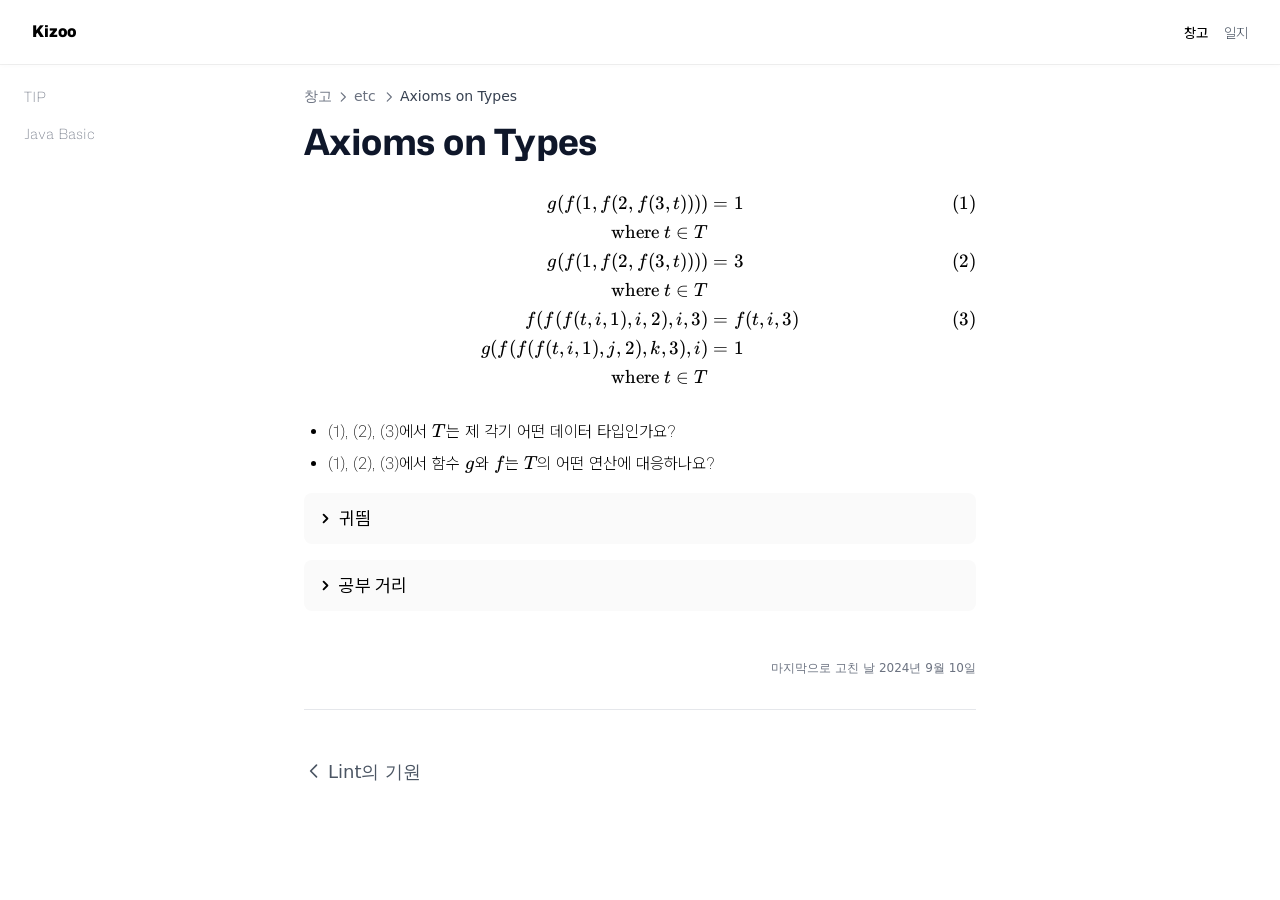
<file: archive/etc/axiomsontypes/index.html>
<!doctype html><html lang=ko><head><meta charset=utf-8><meta name=viewport content="width=device-width,initial-scale=1"><meta name=robots content="index, follow"><link rel="icon shortcut" href=/favicon.ico sizes=32x32><link rel=icon href=/favicon.svg type=image/svg+xml><link rel=icon href=/favicon-dark.svg type=image/svg+xml media="(prefers-color-scheme: dark)"><link rel=icon href=/favicon-16x16.png type=image/png sizes=16x16><link rel=icon href=/favicon-32x32.png type=image/png sizes=32x32><link rel=apple-touch-icon href=/apple-touch-icon.png sizes=180x180><link fetchpriority=low href=/site.webmanifest rel=manifest><title>Axioms on Types – Kizoo</title>
<meta name=description content="$$ \begin{align} g(f(1, f(2, f(3, t)))) &= 1 \\ \text{where } t \in T \nonumber \\ g(f(1, f(2, f(3, t)))) &= 3 \\ \text{where } t \in T \nonumber \\ f(f(f(t, i, 1), i, 2), i, 3) &= f(t,i,3) \\ g(f(f(f(t, i, 1), j, 2), k, 3), i) &= 1 \nonumber \\ \text{where } t \in T \nonumber \end{align} $$ (1), (2), (3)에서 $T$"><link rel=canonical href=https://kizoo.gitlab.io/archive/etc/axiomsontypes/ itemprop=url><meta property="og:title" content="Axioms on Types"><meta property="og:description" content="$$ \begin{align} g(f(1, f(2, f(3, t)))) &= 1 \\ \text{where } t \in T \nonumber \\ g(f(1, f(2, f(3, t)))) &= 3 \\ \text{where } t \in T \nonumber \\ f(f(f(t, i, 1), i, 2), i, 3) &= f(t,i,3) \\ g(f(f(f(t, i, 1), j, 2), k, 3), i) &= 1 \nonumber \\ \text{where } t \in T \nonumber \end{align} $$ (1), (2), (3)에서 $T$"><meta property="og:type" content="article"><meta property="og:url" content="https://kizoo.gitlab.io/archive/etc/axiomsontypes/"><meta property="article:section" content="archive"><meta property="article:published_time" content="2021-12-20T00:00:00+00:00"><meta property="article:modified_time" content="2024-09-10T23:08:56+09:00"><meta itemprop=name content="Axioms on Types"><meta itemprop=description content="$$ \begin{align} g(f(1, f(2, f(3, t)))) &= 1 \\ \text{where } t \in T \nonumber \\ g(f(1, f(2, f(3, t)))) &= 3 \\ \text{where } t \in T \nonumber \\ f(f(f(t, i, 1), i, 2), i, 3) &= f(t,i,3) \\ g(f(f(f(t, i, 1), j, 2), k, 3), i) &= 1 \nonumber \\ \text{where } t \in T \nonumber \end{align} $$ (1), (2), (3)에서 $T$"><meta itemprop=datePublished content="2021-12-20T00:00:00+00:00"><meta itemprop=dateModified content="2024-09-10T23:08:56+09:00"><meta itemprop=wordCount content="216"><meta name=twitter:card content="summary"><meta name=twitter:title content="Axioms on Types"><meta name=twitter:description content="$$ \begin{align} g(f(1, f(2, f(3, t)))) &= 1 \\ \text{where } t \in T \nonumber \\ g(f(1, f(2, f(3, t)))) &= 3 \\ \text{where } t \in T \nonumber \\ f(f(f(t, i, 1), i, 2), i, 3) &= f(t,i,3) \\ g(f(f(f(t, i, 1), j, 2), k, 3), i) &= 1 \nonumber \\ \text{where } t \in T \nonumber \end{align} $$ (1), (2), (3)에서 $T$"><link rel=preload href=/css/compiled/main.min.23a12191daf50c320fcb5ce50e8c895a47f37ce361f66be7c771e19f254b32b2.css as=style integrity="sha256-I6Ehkdr1DDIPy1zlDoyJWkfzfONh9mvnx3HhnyVLMrI="><link href=/css/compiled/main.min.23a12191daf50c320fcb5ce50e8c895a47f37ce361f66be7c771e19f254b32b2.css rel=stylesheet integrity="sha256-I6Ehkdr1DDIPy1zlDoyJWkfzfONh9mvnx3HhnyVLMrI="><link href=/css/custom.min.b89481fddb02943261aff3303bed7b9f19c840ba157ad2d229ad64ae0b16f151.css rel=stylesheet integrity="sha256-uJSB/dsClDJhr/MwO+17nxnIQLoVetLSKa1krgsW8VE="><script>const defaultTheme="light",setDarkTheme=()=>{document.documentElement.classList.add("dark"),document.documentElement.style.colorScheme="dark"},setLightTheme=()=>{document.documentElement.classList.remove("dark"),document.documentElement.style.colorScheme="light"};"color-theme"in localStorage?localStorage.getItem("color-theme")==="dark"?setDarkTheme():setLightTheme():(defaultTheme==="dark"?setDarkTheme():setLightTheme(),defaultTheme==="system"&&(window.matchMedia("(prefers-color-scheme: dark)").matches?setDarkTheme():setLightTheme()))</script></head><body dir=ltr><div class="nav-container hx-sticky hx-top-0 hx-z-20 hx-w-full hx-bg-transparent print:hx-hidden"><div class="nav-container-blur hx-pointer-events-none hx-absolute hx-z-[-1] hx-h-full hx-w-full hx-bg-white dark:hx-bg-dark hx-shadow-[0_2px_4px_rgba(0,0,0,.02),0_1px_0_rgba(0,0,0,.06)] contrast-more:hx-shadow-[0_0_0_1px_#000] dark:hx-shadow-[0_-1px_0_rgba(255,255,255,.1)_inset] contrast-more:dark:hx-shadow-[0_0_0_1px_#fff]"></div><nav class="hx-mx-auto hx-flex hx-items-center hx-justify-end hx-gap-2 hx-h-16 hx-px-6 hx-max-w-[90rem]"><a class="hx-flex hx-items-center hover:hx-opacity-75 ltr:hx-mr-auto rtl:hx-ml-auto" href=/><span class="hx-mx-2 hx-font-extrabold hx-inline hx-select-none" title=Kizoo>Kizoo</span>
</a><a title=창고 href=/archive class="hx-text-sm contrast-more:hx-text-gray-700 contrast-more:dark:hx-text-gray-100 hx-relative -hx-ml-2 hx-hidden hx-whitespace-nowrap hx-p-2 md:hx-inline-block hx-font-medium"><span class=hx-text-center>창고</span>
</a><a title=일지 href=/log class="hx-text-sm contrast-more:hx-text-gray-700 contrast-more:dark:hx-text-gray-100 hx-relative -hx-ml-2 hx-hidden hx-whitespace-nowrap hx-p-2 md:hx-inline-block hx-text-gray-600 hover:hx-text-gray-800 dark:hx-text-gray-400 dark:hover:hx-text-gray-200"><span class=hx-text-center>일지</span>
</a><button type=button aria-label=Menu class="hamburger-menu -hx-mr-2 hx-rounded hx-p-2 active:hx-bg-gray-400/20 md:hx-hidden"><svg height="24" fill="none" viewBox="0 0 24 24" stroke="currentcolor"><g><path stroke-linecap="round" stroke-linejoin="round" stroke-width="2" d="M4 8H20"/></g><g><path stroke-linecap="round" stroke-linejoin="round" stroke-width="2" d="M4 16H20"/></g></svg></button></nav></div><div class='hx-mx-auto hx-flex hx-max-w-[90rem]'><div class="mobile-menu-overlay [transition:background-color_1.5s_ease] hx-fixed hx-inset-0 hx-z-10 hx-bg-black/80 dark:hx-bg-black/60 hx-hidden"></div><aside class="sidebar-container hx-flex hx-flex-col print:hx-hidden md:hx-top-16 md:hx-shrink-0 md:hx-w-64 md:hx-self-start max-md:[transform:translate3d(0,-100%,0)] md:hx-sticky"><div class="hx-px-4 hx-pt-4 md:hx-hidden"><div class="search-wrapper hx-relative md:hx-w-64"><div class="hx-relative hx-flex hx-items-center hx-text-gray-900 contrast-more:hx-text-gray-800 dark:hx-text-gray-300 contrast-more:dark:hx-text-gray-300"><input placeholder=검색... class="search-input hx-block hx-w-full hx-appearance-none hx-rounded-lg hx-px-3 hx-py-2 hx-transition-colors hx-text-base hx-leading-tight md:hx-text-sm hx-bg-black/[.05] dark:hx-bg-gray-50/10 focus:hx-bg-white dark:focus:hx-bg-dark placeholder:hx-text-gray-500 dark:placeholder:hx-text-gray-400 contrast-more:hx-border contrast-more:hx-border-current" type=search spellcheck=false>
<kbd class="hx-absolute hx-my-1.5 hx-select-none ltr:hx-right-1.5 rtl:hx-left-1.5 hx-h-5 hx-rounded hx-bg-white hx-px-1.5 hx-font-mono hx-text-[10px] hx-font-medium hx-text-gray-500 hx-border dark:hx-border-gray-100/20 dark:hx-bg-dark/50 contrast-more:hx-border-current contrast-more:hx-text-current contrast-more:dark:hx-border-current hx-items-center hx-gap-1 hx-transition-opacity hx-pointer-events-none hx-hidden sm:hx-flex">CTRL K</kbd></div><div><ul class="search-results hextra-scrollbar hx-hidden hx-border hx-border-gray-200 hx-bg-white hx-text-gray-100 dark:hx-border-neutral-800 dark:hx-bg-neutral-900 hx-absolute hx-top-full hx-z-20 hx-mt-2 hx-overflow-auto hx-overscroll-contain hx-rounded-xl hx-py-2.5 hx-shadow-xl hx-max-h-[min(calc(50vh-11rem-env(safe-area-inset-bottom)),400px)] md:hx-max-h-[min(calc(100vh-5rem-env(safe-area-inset-bottom)),400px)] hx-inset-x-0 ltr:md:hx-left-auto rtl:md:hx-right-auto contrast-more:hx-border contrast-more:hx-border-gray-900 contrast-more:dark:hx-border-gray-50 hx-w-screen hx-min-h-[100px] hx-max-w-[min(calc(100vw-2rem),calc(100%+20rem))]" style="transition:max-height .2s ease 0s"></ul></div></div></div><div class="hextra-scrollbar hx-overflow-y-auto hx-overflow-x-hidden hx-p-4 hx-grow md:hx-h-[calc(100vh-var(--navbar-height)-var(--menu-height))]"><ul class="hx-flex hx-flex-col hx-gap-1 md:hx-hidden"><li><a class="hx-flex hx-items-center hx-justify-between hx-gap-2 hx-cursor-pointer hx-rounded hx-px-2 hx-py-1.5 hx-text-sm hx-transition-colors [-webkit-tap-highlight-color:transparent] [-webkit-touch-callout:none] [word-break:break-word]
hx-text-gray-500 hover:hx-bg-gray-100 hover:hx-text-gray-900 contrast-more:hx-border contrast-more:hx-border-transparent contrast-more:hx-text-gray-900 contrast-more:hover:hx-border-gray-900 dark:hx-text-neutral-400 dark:hover:hx-bg-primary-100/5 dark:hover:hx-text-gray-50 contrast-more:dark:hx-text-gray-50 contrast-more:dark:hover:hx-border-gray-50" href=/log/>일지
<span class=hextra-sidebar-collapsible-button><svg fill="none" viewBox="0 0 24 24" stroke="currentcolor" class="hx-h-[18px] hx-min-w-[18px] hx-rounded-sm hx-p-0.5 hover:hx-bg-gray-800/5 dark:hover:hx-bg-gray-100/5"><path stroke-linecap="round" stroke-linejoin="round" stroke-width="2" d="M9 5l7 7-7 7" class="hx-origin-center hx-transition-transform rtl:-hx-rotate-180"/></svg></span></a><div class="ltr:hx-pr-0 hx-overflow-hidden"><ul class='hx-relative hx-flex hx-flex-col hx-gap-1 before:hx-absolute before:hx-inset-y-1 before:hx-w-px before:hx-bg-gray-200 before:hx-content-[""] ltr:hx-ml-3 ltr:hx-pl-3 ltr:before:hx-left-0 rtl:hx-mr-3 rtl:hx-pr-3 rtl:before:hx-right-0 dark:before:hx-bg-neutral-800'><li class="hx-flex hx-flex-col"><a class="hx-flex hx-items-center hx-justify-between hx-gap-2 hx-cursor-pointer hx-rounded hx-px-2 hx-py-1.5 hx-text-sm hx-transition-colors [-webkit-tap-highlight-color:transparent] [-webkit-touch-callout:none] [word-break:break-word]
hx-text-gray-500 hover:hx-bg-gray-100 hover:hx-text-gray-900 contrast-more:hx-border contrast-more:hx-border-transparent contrast-more:hx-text-gray-900 contrast-more:hover:hx-border-gray-900 dark:hx-text-neutral-400 dark:hover:hx-bg-primary-100/5 dark:hover:hx-text-gray-50 contrast-more:dark:hx-text-gray-50 contrast-more:dark:hover:hx-border-gray-50" href=/log/20250220/>Java Basic</a></li></ul></div></li><li class=open><a class="hx-flex hx-items-center hx-justify-between hx-gap-2 hx-cursor-pointer hx-rounded hx-px-2 hx-py-1.5 hx-text-sm hx-transition-colors [-webkit-tap-highlight-color:transparent] [-webkit-touch-callout:none] [word-break:break-word]
hx-text-gray-500 hover:hx-bg-gray-100 hover:hx-text-gray-900 contrast-more:hx-border contrast-more:hx-border-transparent contrast-more:hx-text-gray-900 contrast-more:hover:hx-border-gray-900 dark:hx-text-neutral-400 dark:hover:hx-bg-primary-100/5 dark:hover:hx-text-gray-50 contrast-more:dark:hx-text-gray-50 contrast-more:dark:hover:hx-border-gray-50" href=/archive/>창고
<span class=hextra-sidebar-collapsible-button><svg fill="none" viewBox="0 0 24 24" stroke="currentcolor" class="hx-h-[18px] hx-min-w-[18px] hx-rounded-sm hx-p-0.5 hover:hx-bg-gray-800/5 dark:hover:hx-bg-gray-100/5"><path stroke-linecap="round" stroke-linejoin="round" stroke-width="2" d="M9 5l7 7-7 7" class="hx-origin-center hx-transition-transform rtl:-hx-rotate-180"/></svg></span></a><div class="ltr:hx-pr-0 hx-overflow-hidden"><ul class='hx-relative hx-flex hx-flex-col hx-gap-1 before:hx-absolute before:hx-inset-y-1 before:hx-w-px before:hx-bg-gray-200 before:hx-content-[""] ltr:hx-ml-3 ltr:hx-pl-3 ltr:before:hx-left-0 rtl:hx-mr-3 rtl:hx-pr-3 rtl:before:hx-right-0 dark:before:hx-bg-neutral-800'><li class="hx-flex hx-flex-col"><a class="hx-flex hx-items-center hx-justify-between hx-gap-2 hx-cursor-pointer hx-rounded hx-px-2 hx-py-1.5 hx-text-sm hx-transition-colors [-webkit-tap-highlight-color:transparent] [-webkit-touch-callout:none] [word-break:break-word]
hx-text-gray-500 hover:hx-bg-gray-100 hover:hx-text-gray-900 contrast-more:hx-border contrast-more:hx-border-transparent contrast-more:hx-text-gray-900 contrast-more:hover:hx-border-gray-900 dark:hx-text-neutral-400 dark:hover:hx-bg-primary-100/5 dark:hover:hx-text-gray-50 contrast-more:dark:hx-text-gray-50 contrast-more:dark:hover:hx-border-gray-50" href=/archive/tip/>TIP</a></li><li class="hx-flex hx-flex-col"><a class="hx-flex hx-items-center hx-justify-between hx-gap-2 hx-cursor-pointer hx-rounded hx-px-2 hx-py-1.5 hx-text-sm hx-transition-colors [-webkit-tap-highlight-color:transparent] [-webkit-touch-callout:none] [word-break:break-word]
hx-text-gray-500 hover:hx-bg-gray-100 hover:hx-text-gray-900 contrast-more:hx-border contrast-more:hx-border-transparent contrast-more:hx-text-gray-900 contrast-more:hover:hx-border-gray-900 dark:hx-text-neutral-400 dark:hover:hx-bg-primary-100/5 dark:hover:hx-text-gray-50 contrast-more:dark:hx-text-gray-50 contrast-more:dark:hover:hx-border-gray-50" href=/archive/javabasic/>Java Basic</a></li></ul></div></li></ul><ul class="hx-flex hx-flex-col hx-gap-1 max-md:hx-hidden"><li><a class="hx-flex hx-items-center hx-justify-between hx-gap-2 hx-cursor-pointer hx-rounded hx-px-2 hx-py-1.5 hx-text-sm hx-transition-colors [-webkit-tap-highlight-color:transparent] [-webkit-touch-callout:none] [word-break:break-word]
hx-text-gray-500 hover:hx-bg-gray-100 hover:hx-text-gray-900 contrast-more:hx-border contrast-more:hx-border-transparent contrast-more:hx-text-gray-900 contrast-more:hover:hx-border-gray-900 dark:hx-text-neutral-400 dark:hover:hx-bg-primary-100/5 dark:hover:hx-text-gray-50 contrast-more:dark:hx-text-gray-50 contrast-more:dark:hover:hx-border-gray-50" href=/archive/tip/>TIP</a></li><li><a class="hx-flex hx-items-center hx-justify-between hx-gap-2 hx-cursor-pointer hx-rounded hx-px-2 hx-py-1.5 hx-text-sm hx-transition-colors [-webkit-tap-highlight-color:transparent] [-webkit-touch-callout:none] [word-break:break-word]
hx-text-gray-500 hover:hx-bg-gray-100 hover:hx-text-gray-900 contrast-more:hx-border contrast-more:hx-border-transparent contrast-more:hx-text-gray-900 contrast-more:hover:hx-border-gray-900 dark:hx-text-neutral-400 dark:hover:hx-bg-primary-100/5 dark:hover:hx-text-gray-50 contrast-more:dark:hx-text-gray-50 contrast-more:dark:hover:hx-border-gray-50" href=/archive/javabasic/>Java Basic</a></li></ul></div></aside><nav class="hextra-toc hx-order-last hx-hidden hx-w-64 hx-shrink-0 xl:hx-block print:hx-hidden hx-px-4" aria-label="table of contents"><div class="hextra-scrollbar hx-sticky hx-top-16 hx-overflow-y-auto hx-pr-4 hx-pt-6 hx-text-sm [hyphens:auto] hx-max-h-[calc(100vh-var(--navbar-height)-env(safe-area-inset-bottom))] ltr:hx--mr-4 rtl:hx--ml-4"><div class="hx-sticky hx-bottom-0 hx-flex hx-flex-col hx-items-start hx-gap-2 hx-pb-8 dark:hx-border-neutral-800 contrast-more:hx-border-t contrast-more:hx-border-neutral-400 contrast-more:hx-shadow-none contrast-more:dark:hx-border-neutral-400"><button aria-hidden=true id=backToTop onclick=scrollUp() class="hx-transition-all hx-duration-75 hx-opacity-0 hx-text-xs hx-font-medium hx-text-gray-500 hover:hx-text-gray-900 dark:hx-text-gray-400 dark:hover:hx-text-gray-100 contrast-more:hx-text-gray-800 contrast-more:dark:hx-text-gray-50">
<span>맨위로</span><svg xmlns="http://www.w3.org/2000/svg" fill="none" viewBox="0 0 24 24" stroke-width="1.5" stroke="currentcolor" class="hx-inline ltr:hx-ml-1 rtl:hx-mr-1 hx-h-3.5 hx-w-3.5 hx-border hx-rounded-full hx-border-gray-500 hover:hx-border-gray-900 dark:hx-border-gray-400 dark:hover:hx-border-gray-100 contrast-more:hx-border-gray-800 contrast-more:dark:hx-border-gray-50"><path stroke-linecap="round" stroke-linejoin="round" d="M4.5 15.75l7.5-7.5 7.5 7.5"/></svg></button></div></div></nav><article class="hx-w-full hx-break-words hx-flex hx-min-h-[calc(100vh-var(--navbar-height))] hx-min-w-0 hx-justify-center hx-pb-8 hx-pr-[calc(env(safe-area-inset-right)-1.5rem)]"><main class="hx-w-full hx-min-w-0 hx-max-w-6xl hx-px-6 hx-pt-4 md:hx-px-12"><div class="hx-mt-1.5 hx-flex hx-items-center hx-gap-1 hx-overflow-hidden hx-text-sm hx-text-gray-500 dark:hx-text-gray-400 contrast-more:hx-text-current"><div class="hx-whitespace-nowrap hx-transition-colors hx-min-w-[24px] hx-overflow-hidden hx-text-ellipsis hover:hx-text-gray-900 dark:hover:hx-text-gray-100"><a href=/archive/>창고</a></div><svg class="hx-w-3.5 hx-shrink-0 rtl:-hx-rotate-180" xmlns="http://www.w3.org/2000/svg" fill="none" viewBox="0 0 24 24" stroke-width="2" stroke="currentcolor" aria-hidden="true"><path stroke-linecap="round" stroke-linejoin="round" d="M9 5l7 7-7 7"/></svg><div class="hx-whitespace-nowrap hx-transition-colors hx-min-w-[24px] hx-overflow-hidden hx-text-ellipsis hover:hx-text-gray-900 dark:hover:hx-text-gray-100"><a href>etc</a></div><svg class="hx-w-3.5 hx-shrink-0 rtl:-hx-rotate-180" xmlns="http://www.w3.org/2000/svg" fill="none" viewBox="0 0 24 24" stroke-width="2" stroke="currentcolor" aria-hidden="true"><path stroke-linecap="round" stroke-linejoin="round" d="M9 5l7 7-7 7"/></svg><div class="hx-whitespace-nowrap hx-transition-colors hx-font-medium hx-text-gray-700 contrast-more:hx-font-bold contrast-more:hx-text-current dark:hx-text-gray-100 contrast-more:dark:hx-text-current">Axioms on Types</div></div><div class=content><h1>Axioms on Types</h1><p>$$
\begin{align}
g(f(1, f(2, f(3, t)))) &= 1 \\
\text{where } t \in T \nonumber \\
g(f(1, f(2, f(3, t)))) &= 3 \\
\text{where } t \in T \nonumber \\
f(f(f(t, i, 1), i, 2), i, 3) &= f(t,i,3) \\
g(f(f(f(t, i, 1), j, 2), k, 3), i) &= 1 \nonumber \\
\text{where } t \in T \nonumber
\end{align}
$$</p><ul><li>(1), (2), (3)에서 $T$는 제 각기 어떤 데이터 타입인가요?</li><li>(1), (2), (3)에서 함수 $g$와 $f$는 $T$의 어떤 연산에 대응하나요?</li></ul><details class="last-of-type:hx-mb-0 hx-rounded-lg hx-bg-neutral-50 dark:hx-bg-neutral-800 hx-p-2 hx-mt-4 hx-group"><summary class="hx-flex hx-items-center hx-cursor-pointer hx-select-none hx-list-none hx-p-1 hx-rounded hx-transition-colors hover:hx-bg-gray-100 dark:hover:hx-bg-neutral-800 before:hx-mr-1 before:hx-inline-block before:hx-transition-transform before:hx-content-[''] dark:before:hx-invert rtl:before:hx-rotate-180 group-open:before:hx-rotate-90"><strong class=hx-text-lg>귀띔</strong></summary><div class="hx-p-2 hx-overflow-hidden"><ul><li>연산(Operation)을 중심으로 Data Type을 정의하고 이해하는 방식을 맛 보이려고 만든 수수께끼입니다.</li></ul></div></details><details class="last-of-type:hx-mb-0 hx-rounded-lg hx-bg-neutral-50 dark:hx-bg-neutral-800 hx-p-2 hx-mt-4 hx-group"><summary class="hx-flex hx-items-center hx-cursor-pointer hx-select-none hx-list-none hx-p-1 hx-rounded hx-transition-colors hover:hx-bg-gray-100 dark:hover:hx-bg-neutral-800 before:hx-mr-1 before:hx-inline-block before:hx-transition-transform before:hx-content-[''] dark:before:hx-invert rtl:before:hx-rotate-180 group-open:before:hx-rotate-90"><strong class=hx-text-lg>공부 거리</strong></summary><div class="hx-p-2 hx-overflow-hidden"><ul><li>J.Craig Cleaveland, An Introduction to Data Types, Addison-Wesley, Jan. 1987, pp 200~216</li><li>Barbara Liskov, Stephen Zilles, Programming with abstract data types, ACM SIGPLAN Notices, Volume 9, Issue 4, April 1974, pp 50~59, <a href=https://doi.org/10.1145/942572.807045 target=_blank rel=noopener>https://doi.org/10.1145/942572.807045</a></li><li>Ellis Horowitz and Sartaj Sahni, Fundamentals of Data Structures, 1976</li></ul></div></details></div><div class="hx-mt-12 hx-mb-8 hx-block hx-text-xs hx-text-gray-500 ltr:hx-text-right rtl:hx-text-left dark:hx-text-gray-400">마지막으로 고친 날 <time datetime=2024-09-10T23:08:56.000Z>2024년 9월 10일</time></div><div class="hx-mb-8 hx-flex hx-items-center hx-border-t hx-pt-8 dark:hx-border-neutral-800 contrast-more:hx-border-neutral-400 dark:contrast-more:hx-border-neutral-400 print:hx-hidden"><a href=/archive/etc/lint/ title="Lint의 기원" class="hx-flex hx-max-w-[50%] hx-items-center hx-gap-1 hx-py-4 hx-text-base hx-font-medium hx-text-gray-600 hx-transition-colors [word-break:break-word] hover:hx-text-primary-600 dark:hx-text-gray-300 md:hx-text-lg ltr:hx-pr-4 rtl:hx-pl-4"><svg class="hx-inline hx-h-5 hx-shrink-0 ltr:hx-rotate-180" xmlns="http://www.w3.org/2000/svg" fill="none" viewBox="0 0 24 24" stroke-width="2" stroke="currentcolor" aria-hidden="true"><path stroke-linecap="round" stroke-linejoin="round" d="M9 5l7 7-7 7"/></svg>Lint의 기원</a></div></main></article></div><script defer src=/js/main.min.d1048f02f76d9018acd295a4df4c057510adf57b63a51446829eb33941ddbed6.js integrity="sha256-0QSPAvdtkBis0pWk30wFdRCt9XtjpRRGgp6zOUHdvtY="></script><script defer src=/lib/flexsearch/flexsearch.bundle.min.0425860527cc9968f9f049421c7a56b39327d475e2e3a8f550416be3a9134327.js integrity="sha256-BCWGBSfMmWj58ElCHHpWs5Mn1HXi46j1UEFr46kTQyc="></script><script defer src=/ko.search.min.85f04c3727829a4e415c7d4fdd52927930ec93f1f6dd659aa23b1565287f50a0.js integrity="sha256-hfBMNyeCmk5BXH1P3VKSeTDsk/H23WWaojsVZSh/UKA="></script><link type=text/css rel=stylesheet href=/lib/katex/katex.min.7e5db7914b97e596a36c1abb67ccc7f174f8bb71d38c9a88c55b262ed1737f97.css integrity="sha256-fl23kUuX5ZajbBq7Z8zH8XT4u3HTjJqIxVsmLtFzf5c="><script defer src=/lib/katex/katex.min.9f45307c5794ed247a0d095f3a62e52ef2215a67b2327203a7fd919959ae79d1.js integrity="sha256-n0UwfFeU7SR6DQlfOmLlLvIhWmeyMnIDp/2RmVmuedE="></script><script defer src=/lib/katex/auto-render.min.7b57d427ac6270677daf8d8380ded2cc73336f9149a167b8e1fe0d6ef66604ae.js integrity="sha256-e1fUJ6xicGd9r42DgN7SzHMzb5FJoWe44f4NbvZmBK4="></script><script defer src=/lib/katex/mhchem.min.f0ca03df194b8c3d6017ff455db6a0ef98857905663fa311a6cded788b15340b.js integrity="sha256-8MoD3xlLjD1gF/9FXbag75iFeQVmP6MRps3teIsVNAs="></script><script>document.addEventListener("DOMContentLoaded",function(){renderMathInElement(document.body,{delimiters:[{left:"$$",right:"$$",display:!0},{left:"$",right:"$",display:!1},{left:"\\(",right:"\\)",display:!1},{left:"\\begin{equation}",right:"\\end{equation}",display:!0},{left:"\\begin{align}",right:"\\end{align}",display:!0},{left:"\\begin{alignat}",right:"\\end{alignat}",display:!0},{left:"\\begin{gather}",right:"\\end{gather}",display:!0},{left:"\\begin{CD}",right:"\\end{CD}",display:!0},{left:"\\[",right:"\\]",display:!0}],throwOnError:!1})})</script></body></html>
</file>
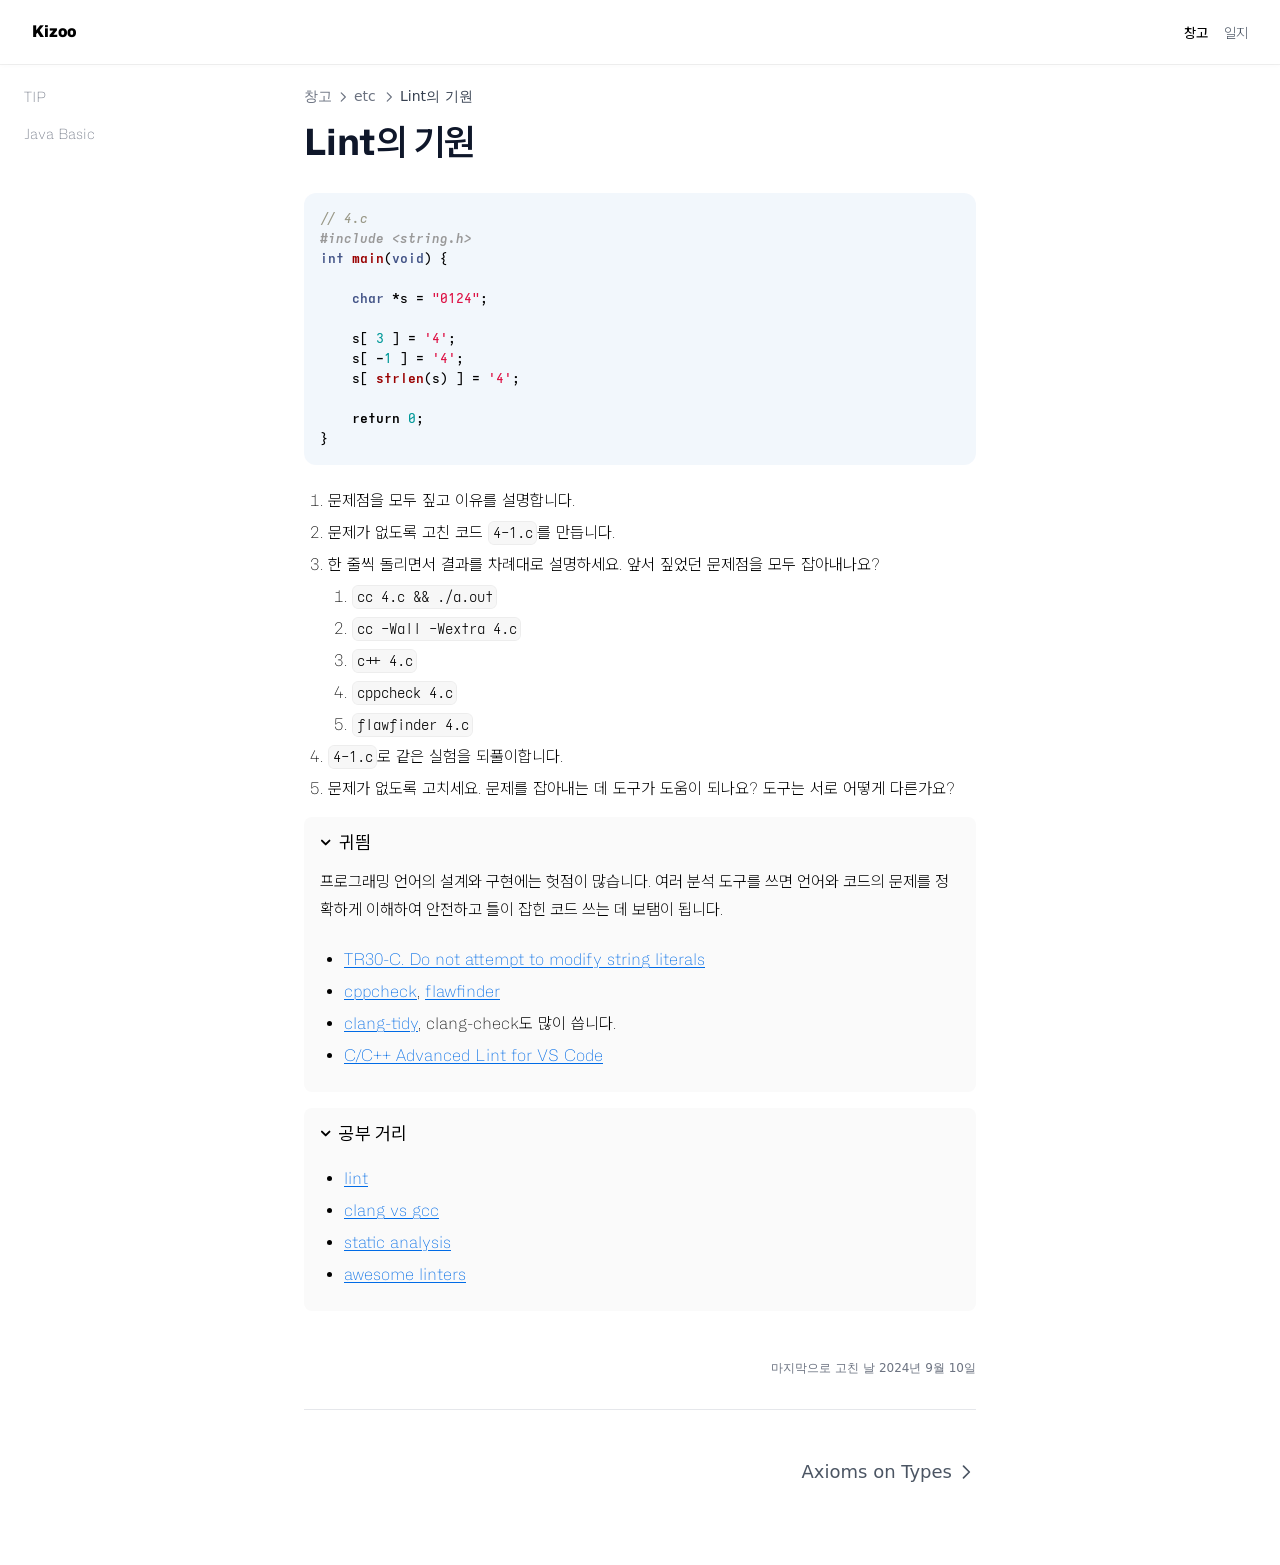
<file: archive/etc/lint/index.html>
<!doctype html><html lang=ko><head><meta charset=utf-8><meta name=viewport content="width=device-width,initial-scale=1"><meta name=robots content="index, follow"><link rel="icon shortcut" href=/favicon.ico sizes=32x32><link rel=icon href=/favicon.svg type=image/svg+xml><link rel=icon href=/favicon-dark.svg type=image/svg+xml media="(prefers-color-scheme: dark)"><link rel=icon href=/favicon-16x16.png type=image/png sizes=16x16><link rel=icon href=/favicon-32x32.png type=image/png sizes=32x32><link rel=apple-touch-icon href=/apple-touch-icon.png sizes=180x180><link fetchpriority=low href=/site.webmanifest rel=manifest><title>Lint의 기원 – Kizoo</title>
<meta name=description content="// 4.c #include <string.h> int main(void) { char *s = &#34;0124&#34;; s[ 3 ] = '4'; s[ -1 ] = '4'; s[ strlen(s) ] = '4'; return 0; } 문제점을 모두 짚고 이유를 설명합니다. 문제가 없도록 고친 코드 4-1.c를 만듭니다. 한 줄씩"><link rel=canonical href=https://kizoo.gitlab.io/archive/etc/lint/ itemprop=url><meta property="og:title" content="Lint의 기원"><meta property="og:description" content="// 4.c #include <string.h> int main(void) { char *s = &#34;0124&#34;; s[ 3 ] = '4'; s[ -1 ] = '4'; s[ strlen(s) ] = '4'; return 0; } 문제점을 모두 짚고 이유를 설명합니다. 문제가 없도록 고친 코드 4-1.c를 만듭니다. 한 줄씩"><meta property="og:type" content="article"><meta property="og:url" content="https://kizoo.gitlab.io/archive/etc/lint/"><meta property="article:section" content="archive"><meta property="article:published_time" content="2022-06-22T00:00:00+00:00"><meta property="article:modified_time" content="2024-09-10T23:08:56+09:00"><meta itemprop=name content="Lint의 기원"><meta itemprop=description content="// 4.c #include <string.h> int main(void) { char *s = &#34;0124&#34;; s[ 3 ] = '4'; s[ -1 ] = '4'; s[ strlen(s) ] = '4'; return 0; } 문제점을 모두 짚고 이유를 설명합니다. 문제가 없도록 고친 코드 4-1.c를 만듭니다. 한 줄씩"><meta itemprop=datePublished content="2022-06-22T00:00:00+00:00"><meta itemprop=dateModified content="2024-09-10T23:08:56+09:00"><meta itemprop=wordCount content="296"><meta name=twitter:card content="summary"><meta name=twitter:title content="Lint의 기원"><meta name=twitter:description content="// 4.c #include <string.h> int main(void) { char *s = &#34;0124&#34;; s[ 3 ] = '4'; s[ -1 ] = '4'; s[ strlen(s) ] = '4'; return 0; } 문제점을 모두 짚고 이유를 설명합니다. 문제가 없도록 고친 코드 4-1.c를 만듭니다. 한 줄씩"><link rel=preload href=/css/compiled/main.min.23a12191daf50c320fcb5ce50e8c895a47f37ce361f66be7c771e19f254b32b2.css as=style integrity="sha256-I6Ehkdr1DDIPy1zlDoyJWkfzfONh9mvnx3HhnyVLMrI="><link href=/css/compiled/main.min.23a12191daf50c320fcb5ce50e8c895a47f37ce361f66be7c771e19f254b32b2.css rel=stylesheet integrity="sha256-I6Ehkdr1DDIPy1zlDoyJWkfzfONh9mvnx3HhnyVLMrI="><link href=/css/custom.min.b89481fddb02943261aff3303bed7b9f19c840ba157ad2d229ad64ae0b16f151.css rel=stylesheet integrity="sha256-uJSB/dsClDJhr/MwO+17nxnIQLoVetLSKa1krgsW8VE="><script>const defaultTheme="light",setDarkTheme=()=>{document.documentElement.classList.add("dark"),document.documentElement.style.colorScheme="dark"},setLightTheme=()=>{document.documentElement.classList.remove("dark"),document.documentElement.style.colorScheme="light"};"color-theme"in localStorage?localStorage.getItem("color-theme")==="dark"?setDarkTheme():setLightTheme():(defaultTheme==="dark"?setDarkTheme():setLightTheme(),defaultTheme==="system"&&(window.matchMedia("(prefers-color-scheme: dark)").matches?setDarkTheme():setLightTheme()))</script></head><body dir=ltr><div class="nav-container hx-sticky hx-top-0 hx-z-20 hx-w-full hx-bg-transparent print:hx-hidden"><div class="nav-container-blur hx-pointer-events-none hx-absolute hx-z-[-1] hx-h-full hx-w-full hx-bg-white dark:hx-bg-dark hx-shadow-[0_2px_4px_rgba(0,0,0,.02),0_1px_0_rgba(0,0,0,.06)] contrast-more:hx-shadow-[0_0_0_1px_#000] dark:hx-shadow-[0_-1px_0_rgba(255,255,255,.1)_inset] contrast-more:dark:hx-shadow-[0_0_0_1px_#fff]"></div><nav class="hx-mx-auto hx-flex hx-items-center hx-justify-end hx-gap-2 hx-h-16 hx-px-6 hx-max-w-[90rem]"><a class="hx-flex hx-items-center hover:hx-opacity-75 ltr:hx-mr-auto rtl:hx-ml-auto" href=/><span class="hx-mx-2 hx-font-extrabold hx-inline hx-select-none" title=Kizoo>Kizoo</span>
</a><a title=창고 href=/archive class="hx-text-sm contrast-more:hx-text-gray-700 contrast-more:dark:hx-text-gray-100 hx-relative -hx-ml-2 hx-hidden hx-whitespace-nowrap hx-p-2 md:hx-inline-block hx-font-medium"><span class=hx-text-center>창고</span>
</a><a title=일지 href=/log class="hx-text-sm contrast-more:hx-text-gray-700 contrast-more:dark:hx-text-gray-100 hx-relative -hx-ml-2 hx-hidden hx-whitespace-nowrap hx-p-2 md:hx-inline-block hx-text-gray-600 hover:hx-text-gray-800 dark:hx-text-gray-400 dark:hover:hx-text-gray-200"><span class=hx-text-center>일지</span>
</a><button type=button aria-label=Menu class="hamburger-menu -hx-mr-2 hx-rounded hx-p-2 active:hx-bg-gray-400/20 md:hx-hidden"><svg height="24" fill="none" viewBox="0 0 24 24" stroke="currentcolor"><g><path stroke-linecap="round" stroke-linejoin="round" stroke-width="2" d="M4 8H20"/></g><g><path stroke-linecap="round" stroke-linejoin="round" stroke-width="2" d="M4 16H20"/></g></svg></button></nav></div><div class='hx-mx-auto hx-flex hx-max-w-[90rem]'><div class="mobile-menu-overlay [transition:background-color_1.5s_ease] hx-fixed hx-inset-0 hx-z-10 hx-bg-black/80 dark:hx-bg-black/60 hx-hidden"></div><aside class="sidebar-container hx-flex hx-flex-col print:hx-hidden md:hx-top-16 md:hx-shrink-0 md:hx-w-64 md:hx-self-start max-md:[transform:translate3d(0,-100%,0)] md:hx-sticky"><div class="hx-px-4 hx-pt-4 md:hx-hidden"><div class="search-wrapper hx-relative md:hx-w-64"><div class="hx-relative hx-flex hx-items-center hx-text-gray-900 contrast-more:hx-text-gray-800 dark:hx-text-gray-300 contrast-more:dark:hx-text-gray-300"><input placeholder=검색... class="search-input hx-block hx-w-full hx-appearance-none hx-rounded-lg hx-px-3 hx-py-2 hx-transition-colors hx-text-base hx-leading-tight md:hx-text-sm hx-bg-black/[.05] dark:hx-bg-gray-50/10 focus:hx-bg-white dark:focus:hx-bg-dark placeholder:hx-text-gray-500 dark:placeholder:hx-text-gray-400 contrast-more:hx-border contrast-more:hx-border-current" type=search spellcheck=false>
<kbd class="hx-absolute hx-my-1.5 hx-select-none ltr:hx-right-1.5 rtl:hx-left-1.5 hx-h-5 hx-rounded hx-bg-white hx-px-1.5 hx-font-mono hx-text-[10px] hx-font-medium hx-text-gray-500 hx-border dark:hx-border-gray-100/20 dark:hx-bg-dark/50 contrast-more:hx-border-current contrast-more:hx-text-current contrast-more:dark:hx-border-current hx-items-center hx-gap-1 hx-transition-opacity hx-pointer-events-none hx-hidden sm:hx-flex">CTRL K</kbd></div><div><ul class="search-results hextra-scrollbar hx-hidden hx-border hx-border-gray-200 hx-bg-white hx-text-gray-100 dark:hx-border-neutral-800 dark:hx-bg-neutral-900 hx-absolute hx-top-full hx-z-20 hx-mt-2 hx-overflow-auto hx-overscroll-contain hx-rounded-xl hx-py-2.5 hx-shadow-xl hx-max-h-[min(calc(50vh-11rem-env(safe-area-inset-bottom)),400px)] md:hx-max-h-[min(calc(100vh-5rem-env(safe-area-inset-bottom)),400px)] hx-inset-x-0 ltr:md:hx-left-auto rtl:md:hx-right-auto contrast-more:hx-border contrast-more:hx-border-gray-900 contrast-more:dark:hx-border-gray-50 hx-w-screen hx-min-h-[100px] hx-max-w-[min(calc(100vw-2rem),calc(100%+20rem))]" style="transition:max-height .2s ease 0s"></ul></div></div></div><div class="hextra-scrollbar hx-overflow-y-auto hx-overflow-x-hidden hx-p-4 hx-grow md:hx-h-[calc(100vh-var(--navbar-height)-var(--menu-height))]"><ul class="hx-flex hx-flex-col hx-gap-1 md:hx-hidden"><li><a class="hx-flex hx-items-center hx-justify-between hx-gap-2 hx-cursor-pointer hx-rounded hx-px-2 hx-py-1.5 hx-text-sm hx-transition-colors [-webkit-tap-highlight-color:transparent] [-webkit-touch-callout:none] [word-break:break-word]
hx-text-gray-500 hover:hx-bg-gray-100 hover:hx-text-gray-900 contrast-more:hx-border contrast-more:hx-border-transparent contrast-more:hx-text-gray-900 contrast-more:hover:hx-border-gray-900 dark:hx-text-neutral-400 dark:hover:hx-bg-primary-100/5 dark:hover:hx-text-gray-50 contrast-more:dark:hx-text-gray-50 contrast-more:dark:hover:hx-border-gray-50" href=/log/>일지
<span class=hextra-sidebar-collapsible-button><svg fill="none" viewBox="0 0 24 24" stroke="currentcolor" class="hx-h-[18px] hx-min-w-[18px] hx-rounded-sm hx-p-0.5 hover:hx-bg-gray-800/5 dark:hover:hx-bg-gray-100/5"><path stroke-linecap="round" stroke-linejoin="round" stroke-width="2" d="M9 5l7 7-7 7" class="hx-origin-center hx-transition-transform rtl:-hx-rotate-180"/></svg></span></a><div class="ltr:hx-pr-0 hx-overflow-hidden"><ul class='hx-relative hx-flex hx-flex-col hx-gap-1 before:hx-absolute before:hx-inset-y-1 before:hx-w-px before:hx-bg-gray-200 before:hx-content-[""] ltr:hx-ml-3 ltr:hx-pl-3 ltr:before:hx-left-0 rtl:hx-mr-3 rtl:hx-pr-3 rtl:before:hx-right-0 dark:before:hx-bg-neutral-800'><li class="hx-flex hx-flex-col"><a class="hx-flex hx-items-center hx-justify-between hx-gap-2 hx-cursor-pointer hx-rounded hx-px-2 hx-py-1.5 hx-text-sm hx-transition-colors [-webkit-tap-highlight-color:transparent] [-webkit-touch-callout:none] [word-break:break-word]
hx-text-gray-500 hover:hx-bg-gray-100 hover:hx-text-gray-900 contrast-more:hx-border contrast-more:hx-border-transparent contrast-more:hx-text-gray-900 contrast-more:hover:hx-border-gray-900 dark:hx-text-neutral-400 dark:hover:hx-bg-primary-100/5 dark:hover:hx-text-gray-50 contrast-more:dark:hx-text-gray-50 contrast-more:dark:hover:hx-border-gray-50" href=/log/20250220/>Java Basic</a></li></ul></div></li><li class=open><a class="hx-flex hx-items-center hx-justify-between hx-gap-2 hx-cursor-pointer hx-rounded hx-px-2 hx-py-1.5 hx-text-sm hx-transition-colors [-webkit-tap-highlight-color:transparent] [-webkit-touch-callout:none] [word-break:break-word]
hx-text-gray-500 hover:hx-bg-gray-100 hover:hx-text-gray-900 contrast-more:hx-border contrast-more:hx-border-transparent contrast-more:hx-text-gray-900 contrast-more:hover:hx-border-gray-900 dark:hx-text-neutral-400 dark:hover:hx-bg-primary-100/5 dark:hover:hx-text-gray-50 contrast-more:dark:hx-text-gray-50 contrast-more:dark:hover:hx-border-gray-50" href=/archive/>창고
<span class=hextra-sidebar-collapsible-button><svg fill="none" viewBox="0 0 24 24" stroke="currentcolor" class="hx-h-[18px] hx-min-w-[18px] hx-rounded-sm hx-p-0.5 hover:hx-bg-gray-800/5 dark:hover:hx-bg-gray-100/5"><path stroke-linecap="round" stroke-linejoin="round" stroke-width="2" d="M9 5l7 7-7 7" class="hx-origin-center hx-transition-transform rtl:-hx-rotate-180"/></svg></span></a><div class="ltr:hx-pr-0 hx-overflow-hidden"><ul class='hx-relative hx-flex hx-flex-col hx-gap-1 before:hx-absolute before:hx-inset-y-1 before:hx-w-px before:hx-bg-gray-200 before:hx-content-[""] ltr:hx-ml-3 ltr:hx-pl-3 ltr:before:hx-left-0 rtl:hx-mr-3 rtl:hx-pr-3 rtl:before:hx-right-0 dark:before:hx-bg-neutral-800'><li class="hx-flex hx-flex-col"><a class="hx-flex hx-items-center hx-justify-between hx-gap-2 hx-cursor-pointer hx-rounded hx-px-2 hx-py-1.5 hx-text-sm hx-transition-colors [-webkit-tap-highlight-color:transparent] [-webkit-touch-callout:none] [word-break:break-word]
hx-text-gray-500 hover:hx-bg-gray-100 hover:hx-text-gray-900 contrast-more:hx-border contrast-more:hx-border-transparent contrast-more:hx-text-gray-900 contrast-more:hover:hx-border-gray-900 dark:hx-text-neutral-400 dark:hover:hx-bg-primary-100/5 dark:hover:hx-text-gray-50 contrast-more:dark:hx-text-gray-50 contrast-more:dark:hover:hx-border-gray-50" href=/archive/tip/>TIP</a></li><li class="hx-flex hx-flex-col"><a class="hx-flex hx-items-center hx-justify-between hx-gap-2 hx-cursor-pointer hx-rounded hx-px-2 hx-py-1.5 hx-text-sm hx-transition-colors [-webkit-tap-highlight-color:transparent] [-webkit-touch-callout:none] [word-break:break-word]
hx-text-gray-500 hover:hx-bg-gray-100 hover:hx-text-gray-900 contrast-more:hx-border contrast-more:hx-border-transparent contrast-more:hx-text-gray-900 contrast-more:hover:hx-border-gray-900 dark:hx-text-neutral-400 dark:hover:hx-bg-primary-100/5 dark:hover:hx-text-gray-50 contrast-more:dark:hx-text-gray-50 contrast-more:dark:hover:hx-border-gray-50" href=/archive/javabasic/>Java Basic</a></li></ul></div></li></ul><ul class="hx-flex hx-flex-col hx-gap-1 max-md:hx-hidden"><li><a class="hx-flex hx-items-center hx-justify-between hx-gap-2 hx-cursor-pointer hx-rounded hx-px-2 hx-py-1.5 hx-text-sm hx-transition-colors [-webkit-tap-highlight-color:transparent] [-webkit-touch-callout:none] [word-break:break-word]
hx-text-gray-500 hover:hx-bg-gray-100 hover:hx-text-gray-900 contrast-more:hx-border contrast-more:hx-border-transparent contrast-more:hx-text-gray-900 contrast-more:hover:hx-border-gray-900 dark:hx-text-neutral-400 dark:hover:hx-bg-primary-100/5 dark:hover:hx-text-gray-50 contrast-more:dark:hx-text-gray-50 contrast-more:dark:hover:hx-border-gray-50" href=/archive/tip/>TIP</a></li><li><a class="hx-flex hx-items-center hx-justify-between hx-gap-2 hx-cursor-pointer hx-rounded hx-px-2 hx-py-1.5 hx-text-sm hx-transition-colors [-webkit-tap-highlight-color:transparent] [-webkit-touch-callout:none] [word-break:break-word]
hx-text-gray-500 hover:hx-bg-gray-100 hover:hx-text-gray-900 contrast-more:hx-border contrast-more:hx-border-transparent contrast-more:hx-text-gray-900 contrast-more:hover:hx-border-gray-900 dark:hx-text-neutral-400 dark:hover:hx-bg-primary-100/5 dark:hover:hx-text-gray-50 contrast-more:dark:hx-text-gray-50 contrast-more:dark:hover:hx-border-gray-50" href=/archive/javabasic/>Java Basic</a></li></ul></div></aside><nav class="hextra-toc hx-order-last hx-hidden hx-w-64 hx-shrink-0 xl:hx-block print:hx-hidden hx-px-4" aria-label="table of contents"><div class="hextra-scrollbar hx-sticky hx-top-16 hx-overflow-y-auto hx-pr-4 hx-pt-6 hx-text-sm [hyphens:auto] hx-max-h-[calc(100vh-var(--navbar-height)-env(safe-area-inset-bottom))] ltr:hx--mr-4 rtl:hx--ml-4"><div class="hx-sticky hx-bottom-0 hx-flex hx-flex-col hx-items-start hx-gap-2 hx-pb-8 dark:hx-border-neutral-800 contrast-more:hx-border-t contrast-more:hx-border-neutral-400 contrast-more:hx-shadow-none contrast-more:dark:hx-border-neutral-400"><button aria-hidden=true id=backToTop onclick=scrollUp() class="hx-transition-all hx-duration-75 hx-opacity-0 hx-text-xs hx-font-medium hx-text-gray-500 hover:hx-text-gray-900 dark:hx-text-gray-400 dark:hover:hx-text-gray-100 contrast-more:hx-text-gray-800 contrast-more:dark:hx-text-gray-50">
<span>맨위로</span><svg xmlns="http://www.w3.org/2000/svg" fill="none" viewBox="0 0 24 24" stroke-width="1.5" stroke="currentcolor" class="hx-inline ltr:hx-ml-1 rtl:hx-mr-1 hx-h-3.5 hx-w-3.5 hx-border hx-rounded-full hx-border-gray-500 hover:hx-border-gray-900 dark:hx-border-gray-400 dark:hover:hx-border-gray-100 contrast-more:hx-border-gray-800 contrast-more:dark:hx-border-gray-50"><path stroke-linecap="round" stroke-linejoin="round" d="M4.5 15.75l7.5-7.5 7.5 7.5"/></svg></button></div></div></nav><article class="hx-w-full hx-break-words hx-flex hx-min-h-[calc(100vh-var(--navbar-height))] hx-min-w-0 hx-justify-center hx-pb-8 hx-pr-[calc(env(safe-area-inset-right)-1.5rem)]"><main class="hx-w-full hx-min-w-0 hx-max-w-6xl hx-px-6 hx-pt-4 md:hx-px-12"><div class="hx-mt-1.5 hx-flex hx-items-center hx-gap-1 hx-overflow-hidden hx-text-sm hx-text-gray-500 dark:hx-text-gray-400 contrast-more:hx-text-current"><div class="hx-whitespace-nowrap hx-transition-colors hx-min-w-[24px] hx-overflow-hidden hx-text-ellipsis hover:hx-text-gray-900 dark:hover:hx-text-gray-100"><a href=/archive/>창고</a></div><svg class="hx-w-3.5 hx-shrink-0 rtl:-hx-rotate-180" xmlns="http://www.w3.org/2000/svg" fill="none" viewBox="0 0 24 24" stroke-width="2" stroke="currentcolor" aria-hidden="true"><path stroke-linecap="round" stroke-linejoin="round" d="M9 5l7 7-7 7"/></svg><div class="hx-whitespace-nowrap hx-transition-colors hx-min-w-[24px] hx-overflow-hidden hx-text-ellipsis hover:hx-text-gray-900 dark:hover:hx-text-gray-100"><a href>etc</a></div><svg class="hx-w-3.5 hx-shrink-0 rtl:-hx-rotate-180" xmlns="http://www.w3.org/2000/svg" fill="none" viewBox="0 0 24 24" stroke-width="2" stroke="currentcolor" aria-hidden="true"><path stroke-linecap="round" stroke-linejoin="round" d="M9 5l7 7-7 7"/></svg><div class="hx-whitespace-nowrap hx-transition-colors hx-font-medium hx-text-gray-700 contrast-more:hx-font-bold contrast-more:hx-text-current dark:hx-text-gray-100 contrast-more:dark:hx-text-current">Lint의 기원</div></div><div class=content><h1>Lint의 기원</h1><div class="hextra-code-block hx-relative hx-mt-6 first:hx-mt-0 hx-group/code"><div><div class=highlight><pre tabindex=0 class=chroma><code class=language-c data-lang=c><span class=line><span class=cl><span class=c1>// 4.c
</span></span></span><span class=line><span class=cl><span class=c1></span><span class=cp>#include</span> <span class=cpf>&lt;string.h&gt;</span><span class=cp>
</span></span></span><span class=line><span class=cl><span class=cp></span><span class=kt>int</span> <span class=nf>main</span><span class=p>(</span><span class=kt>void</span><span class=p>)</span> <span class=p>{</span>
</span></span><span class=line><span class=cl>
</span></span><span class=line><span class=cl>    <span class=kt>char</span> <span class=o>*</span><span class=n>s</span> <span class=o>=</span> <span class=s>&#34;0124&#34;</span><span class=p>;</span>
</span></span><span class=line><span class=cl>
</span></span><span class=line><span class=cl>    <span class=n>s</span><span class=p>[</span> <span class=mi>3</span> <span class=p>]</span> <span class=o>=</span> <span class=sc>&#39;4&#39;</span><span class=p>;</span>
</span></span><span class=line><span class=cl>    <span class=n>s</span><span class=p>[</span> <span class=o>-</span><span class=mi>1</span> <span class=p>]</span> <span class=o>=</span> <span class=sc>&#39;4&#39;</span><span class=p>;</span>
</span></span><span class=line><span class=cl>    <span class=n>s</span><span class=p>[</span> <span class=nf>strlen</span><span class=p>(</span><span class=n>s</span><span class=p>)</span> <span class=p>]</span> <span class=o>=</span> <span class=sc>&#39;4&#39;</span><span class=p>;</span>
</span></span><span class=line><span class=cl>
</span></span><span class=line><span class=cl>    <span class=k>return</span> <span class=mi>0</span><span class=p>;</span>
</span></span><span class=line><span class=cl><span class=p>}</span></span></span></code></pre></div></div><div class="hextra-code-copy-btn-container hx-opacity-0 hx-transition group-hover/code:hx-opacity-100 hx-flex hx-gap-1 hx-absolute hx-m-[11px] hx-right-0 hx-top-0"><button class="hextra-code-copy-btn hx-group/copybtn hx-transition-all active:hx-opacity-50 hx-bg-primary-700/5 hx-border hx-border-black/5 hx-text-gray-600 hover:hx-text-gray-900 hx-rounded-md hx-p-1.5 dark:hx-bg-primary-300/10 dark:hx-border-white/10 dark:hx-text-gray-400 dark:hover:hx-text-gray-50" title="Copy code"><div class="copy-icon group-[.copied]/copybtn:hx-hidden hx-pointer-events-none hx-h-4 hx-w-4"></div><div class="success-icon hx-hidden group-[.copied]/copybtn:hx-block hx-pointer-events-none hx-h-4 hx-w-4"></div></button></div></div><ol><li>문제점을 모두 짚고 이유를 설명합니다.</li><li>문제가 없도록 고친 코드 <code>4-1.c</code>를 만듭니다.</li><li>한 줄씩 돌리면서 결과를 차례대로 설명하세요. 앞서 짚었던 문제점을 모두 잡아내나요?<ol><li><code>cc 4.c && ./a.out</code></li><li><code>cc -Wall -Wextra 4.c</code></li><li><code>c++ 4.c</code></li><li><code>cppcheck 4.c</code></li><li><code>flawfinder 4.c</code></li></ol></li><li><code>4-1.c</code>로 같은 실험을 되풀이합니다.</li><li>문제가 없도록 고치세요. 문제를 잡아내는 데 도구가 도움이 되나요? 도구는 서로 어떻게 다른가요?</li></ol><details class="last-of-type:hx-mb-0 hx-rounded-lg hx-bg-neutral-50 dark:hx-bg-neutral-800 hx-p-2 hx-mt-4 hx-group" open><summary class="hx-flex hx-items-center hx-cursor-pointer hx-select-none hx-list-none hx-p-1 hx-rounded hx-transition-colors hover:hx-bg-gray-100 dark:hover:hx-bg-neutral-800 before:hx-mr-1 before:hx-inline-block before:hx-transition-transform before:hx-content-[''] dark:before:hx-invert rtl:before:hx-rotate-180 group-open:before:hx-rotate-90"><strong class=hx-text-lg>귀띔</strong></summary><div class="hx-p-2 hx-overflow-hidden"><p>프로그래밍 언어의 설계와 구현에는 헛점이 많습니다.
여러 분석 도구를 쓰면 언어와 코드의 문제를 정확하게 이해하여 안전하고 틀이 잡힌 코드 쓰는 데 보탬이 됩니다.</p><ul><li><a href=https://wiki.sei.cmu.edu/confluence/display/c/STR30-C.+Do+not+attempt+to+modify+string+literals target=_blank rel=noopener>TR30-C. Do not attempt to modify string literals</a></li><li><a href=https://cppcheck.sourceforge.io/ target=_blank rel=noopener>cppcheck</a>, <a href=https://dwheeler.com/flawfinder/ target=_blank rel=noopener>flawfinder</a></li><li><a href=https://clang.llvm.org/extra/clang-tidy/index.html target=_blank rel=noopener>clang-tidy</a>, clang-check도 많이 씁니다.</li><li><a href="https://marketplace.visualstudio.com/items?itemName=jbenden.c-cpp-flylint" target=_blank rel=noopener>C/C++ Advanced Lint for VS Code</a></li></ul></div></details><details class="last-of-type:hx-mb-0 hx-rounded-lg hx-bg-neutral-50 dark:hx-bg-neutral-800 hx-p-2 hx-mt-4 hx-group" open><summary class="hx-flex hx-items-center hx-cursor-pointer hx-select-none hx-list-none hx-p-1 hx-rounded hx-transition-colors hover:hx-bg-gray-100 dark:hover:hx-bg-neutral-800 before:hx-mr-1 before:hx-inline-block before:hx-transition-transform before:hx-content-[''] dark:before:hx-invert rtl:before:hx-rotate-180 group-open:before:hx-rotate-90"><strong class=hx-text-lg>공부 거리</strong></summary><div class="hx-p-2 hx-overflow-hidden"><ul><li><a href=https://en.wikipedia.org/wiki/Lint_%28software%29 target=_blank rel=noopener>lint</a></li><li><a href=https://alibabatech.medium.com/gcc-vs-clang-llvm-an-in-depth-comparison-of-c-c-compilers-899ede2be378 target=_blank rel=noopener>clang vs gcc</a></li><li><a href="https://queue.acm.org/detail.cfm?id=3487021" target=_blank rel=noopener>static analysis</a></li><li><a href=https://github.com/caramelomartins/awesome-linters target=_blank rel=noopener>awesome linters</a></li></ul></div></details></div><div class="hx-mt-12 hx-mb-8 hx-block hx-text-xs hx-text-gray-500 ltr:hx-text-right rtl:hx-text-left dark:hx-text-gray-400">마지막으로 고친 날 <time datetime=2024-09-10T23:08:56.000Z>2024년 9월 10일</time></div><div class="hx-mb-8 hx-flex hx-items-center hx-border-t hx-pt-8 dark:hx-border-neutral-800 contrast-more:hx-border-neutral-400 dark:contrast-more:hx-border-neutral-400 print:hx-hidden"><a href=/archive/etc/axiomsontypes/ title="Axioms on Types" class="hx-flex hx-max-w-[50%] hx-items-center hx-gap-1 hx-py-4 hx-text-base hx-font-medium hx-text-gray-600 hx-transition-colors [word-break:break-word] hover:hx-text-primary-600 dark:hx-text-gray-300 md:hx-text-lg ltr:hx-ml-auto ltr:hx-pl-4 ltr:hx-text-right rtl:hx-mr-auto rtl:hx-pr-4 rtl:hx-text-left">Axioms on Types<svg class="hx-inline hx-h-5 hx-shrink-0 rtl:-hx-rotate-180" xmlns="http://www.w3.org/2000/svg" fill="none" viewBox="0 0 24 24" stroke-width="2" stroke="currentcolor" aria-hidden="true"><path stroke-linecap="round" stroke-linejoin="round" d="M9 5l7 7-7 7"/></svg></a></div></main></article></div><script defer src=/js/main.min.d1048f02f76d9018acd295a4df4c057510adf57b63a51446829eb33941ddbed6.js integrity="sha256-0QSPAvdtkBis0pWk30wFdRCt9XtjpRRGgp6zOUHdvtY="></script><script defer src=/lib/flexsearch/flexsearch.bundle.min.0425860527cc9968f9f049421c7a56b39327d475e2e3a8f550416be3a9134327.js integrity="sha256-BCWGBSfMmWj58ElCHHpWs5Mn1HXi46j1UEFr46kTQyc="></script><script defer src=/ko.search.min.85f04c3727829a4e415c7d4fdd52927930ec93f1f6dd659aa23b1565287f50a0.js integrity="sha256-hfBMNyeCmk5BXH1P3VKSeTDsk/H23WWaojsVZSh/UKA="></script></body></html>
</file>
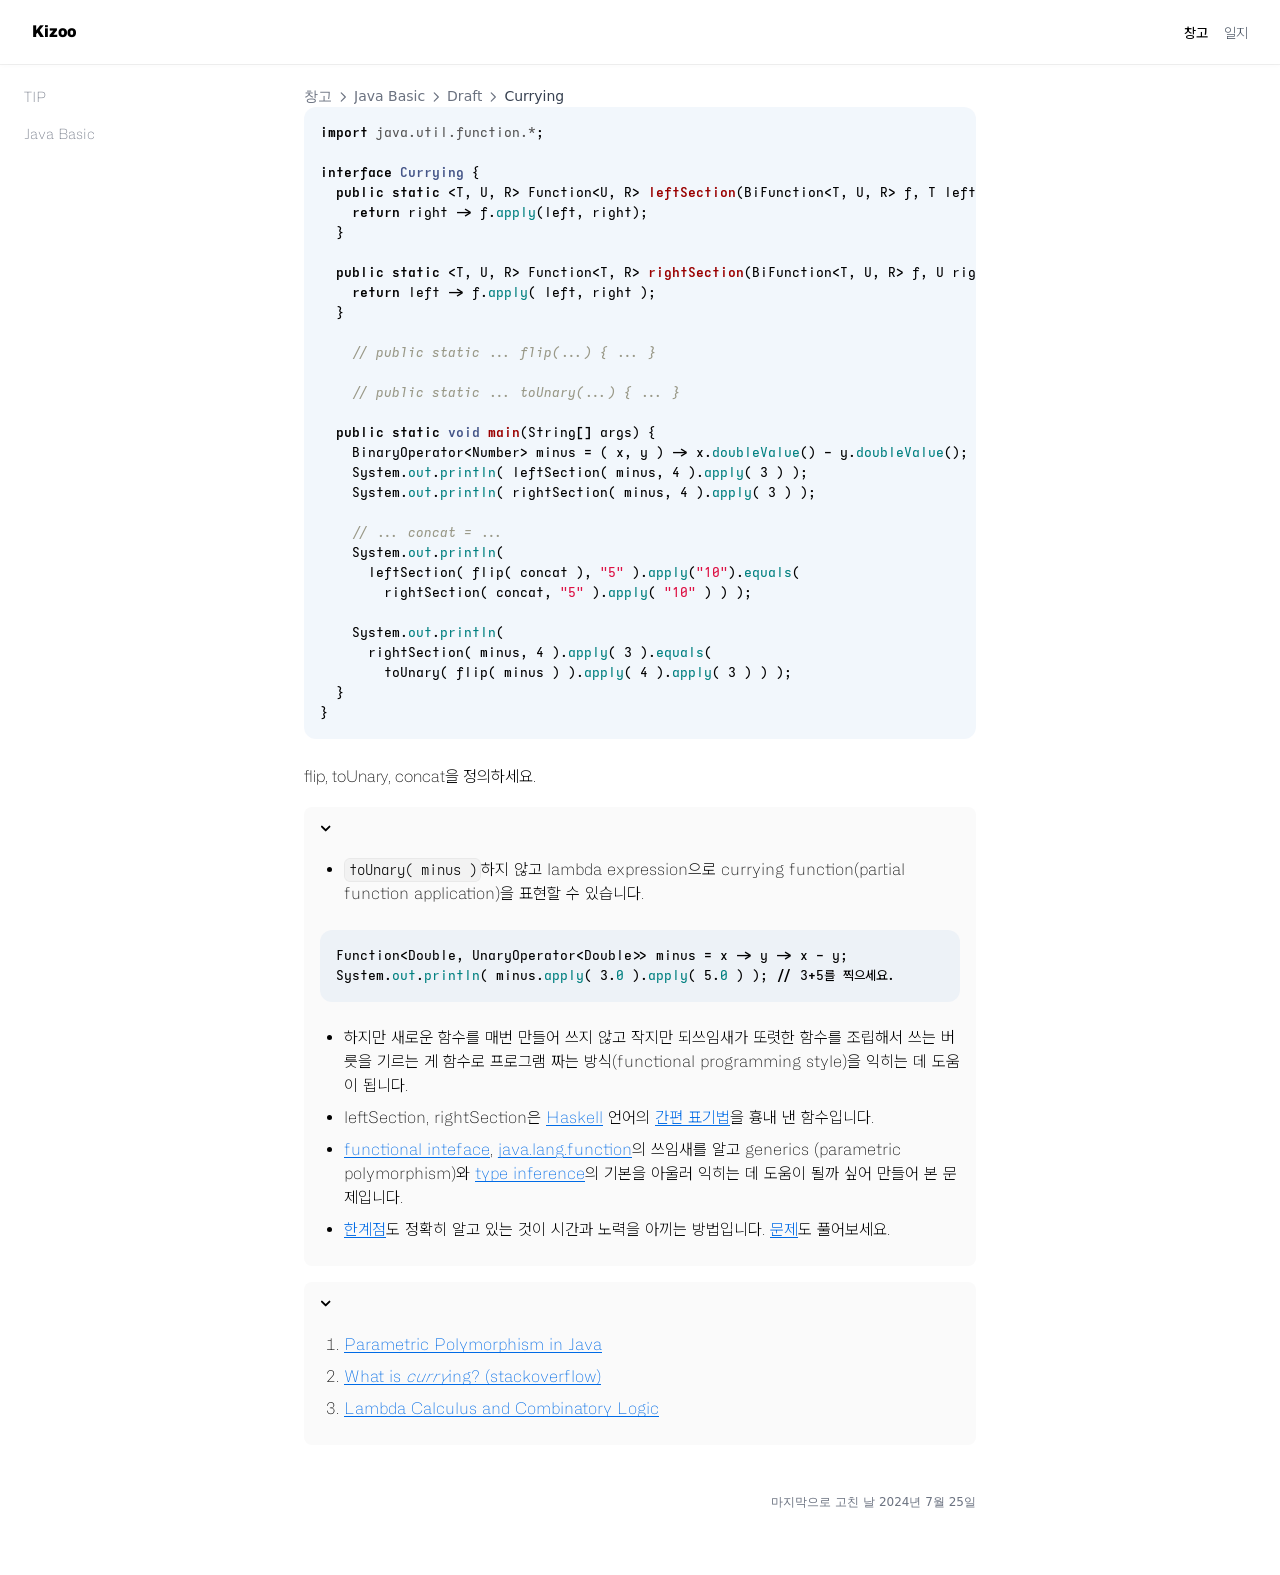
<file: archive/javabasic/draft/currying/index.html>
<!doctype html><html lang=ko><head><meta charset=utf-8><meta name=viewport content="width=device-width,initial-scale=1"><meta name=robots content="index, follow"><link rel="icon shortcut" href=/favicon.ico sizes=32x32><link rel=icon href=/favicon.svg type=image/svg+xml><link rel=icon href=/favicon-dark.svg type=image/svg+xml media="(prefers-color-scheme: dark)"><link rel=icon href=/favicon-16x16.png type=image/png sizes=16x16><link rel=icon href=/favicon-32x32.png type=image/png sizes=32x32><link rel=apple-touch-icon href=/apple-touch-icon.png sizes=180x180><link fetchpriority=low href=/site.webmanifest rel=manifest><title>Kizoo</title>
<meta name=description content="import java.util.function.*; interface Currying { public static <T, U, R> Function<U, R> leftSection(BiFunction<T, U, R> f, T left) { return right -> f.apply(left, right); } public static <T, U, R> Function<T, R> rightSection(BiFunction<T, U, R> f, U right) { return left -> f.apply( left, right ); } // public static ... flip(...) { ... } // public static ... toUnary(...) { ... } public static void main(String[] args) { BinaryOperator<Number>"><link rel=canonical href=https://kizoo.gitlab.io/archive/javabasic/draft/currying/ itemprop=url><meta property="og:title" content><meta property="og:description" content="import java.util.function.*; interface Currying { public static <T, U, R> Function<U, R> leftSection(BiFunction<T, U, R> f, T left) { return right -> f.apply(left, right); } public static <T, U, R> Function<T, R> rightSection(BiFunction<T, U, R> f, U right) { return left -> f.apply( left, right ); } // public static ... flip(...) { ... } // public static ... toUnary(...) { ... } public static void main(String[] args) { BinaryOperator<Number>"><meta property="og:type" content="article"><meta property="og:url" content="https://kizoo.gitlab.io/archive/javabasic/draft/currying/"><meta property="article:section" content="archive"><meta property="article:modified_time" content="2024-07-25T22:29:48+09:00"><meta itemprop=name content="Kizoo"><meta itemprop=description content="import java.util.function.*; interface Currying { public static <T, U, R> Function<U, R> leftSection(BiFunction<T, U, R> f, T left) { return right -> f.apply(left, right); } public static <T, U, R> Function<T, R> rightSection(BiFunction<T, U, R> f, U right) { return left -> f.apply( left, right ); } // public static ... flip(...) { ... } // public static ... toUnary(...) { ... } public static void main(String[] args) { BinaryOperator<Number>"><meta itemprop=dateModified content="2024-07-25T22:29:48+09:00"><meta itemprop=wordCount content="474"><meta name=twitter:card content="summary"><meta name=twitter:title content="Kizoo"><meta name=twitter:description content="import java.util.function.*; interface Currying { public static <T, U, R> Function<U, R> leftSection(BiFunction<T, U, R> f, T left) { return right -> f.apply(left, right); } public static <T, U, R> Function<T, R> rightSection(BiFunction<T, U, R> f, U right) { return left -> f.apply( left, right ); } // public static ... flip(...) { ... } // public static ... toUnary(...) { ... } public static void main(String[] args) { BinaryOperator<Number>"><link rel=preload href=/css/compiled/main.min.23a12191daf50c320fcb5ce50e8c895a47f37ce361f66be7c771e19f254b32b2.css as=style integrity="sha256-I6Ehkdr1DDIPy1zlDoyJWkfzfONh9mvnx3HhnyVLMrI="><link href=/css/compiled/main.min.23a12191daf50c320fcb5ce50e8c895a47f37ce361f66be7c771e19f254b32b2.css rel=stylesheet integrity="sha256-I6Ehkdr1DDIPy1zlDoyJWkfzfONh9mvnx3HhnyVLMrI="><link href=/css/custom.min.b89481fddb02943261aff3303bed7b9f19c840ba157ad2d229ad64ae0b16f151.css rel=stylesheet integrity="sha256-uJSB/dsClDJhr/MwO+17nxnIQLoVetLSKa1krgsW8VE="><script>const defaultTheme="light",setDarkTheme=()=>{document.documentElement.classList.add("dark"),document.documentElement.style.colorScheme="dark"},setLightTheme=()=>{document.documentElement.classList.remove("dark"),document.documentElement.style.colorScheme="light"};"color-theme"in localStorage?localStorage.getItem("color-theme")==="dark"?setDarkTheme():setLightTheme():(defaultTheme==="dark"?setDarkTheme():setLightTheme(),defaultTheme==="system"&&(window.matchMedia("(prefers-color-scheme: dark)").matches?setDarkTheme():setLightTheme()))</script></head><body dir=ltr><div class="nav-container hx-sticky hx-top-0 hx-z-20 hx-w-full hx-bg-transparent print:hx-hidden"><div class="nav-container-blur hx-pointer-events-none hx-absolute hx-z-[-1] hx-h-full hx-w-full hx-bg-white dark:hx-bg-dark hx-shadow-[0_2px_4px_rgba(0,0,0,.02),0_1px_0_rgba(0,0,0,.06)] contrast-more:hx-shadow-[0_0_0_1px_#000] dark:hx-shadow-[0_-1px_0_rgba(255,255,255,.1)_inset] contrast-more:dark:hx-shadow-[0_0_0_1px_#fff]"></div><nav class="hx-mx-auto hx-flex hx-items-center hx-justify-end hx-gap-2 hx-h-16 hx-px-6 hx-max-w-[90rem]"><a class="hx-flex hx-items-center hover:hx-opacity-75 ltr:hx-mr-auto rtl:hx-ml-auto" href=/><span class="hx-mx-2 hx-font-extrabold hx-inline hx-select-none" title=Kizoo>Kizoo</span>
</a><a title=창고 href=/archive class="hx-text-sm contrast-more:hx-text-gray-700 contrast-more:dark:hx-text-gray-100 hx-relative -hx-ml-2 hx-hidden hx-whitespace-nowrap hx-p-2 md:hx-inline-block hx-font-medium"><span class=hx-text-center>창고</span>
</a><a title=일지 href=/log class="hx-text-sm contrast-more:hx-text-gray-700 contrast-more:dark:hx-text-gray-100 hx-relative -hx-ml-2 hx-hidden hx-whitespace-nowrap hx-p-2 md:hx-inline-block hx-text-gray-600 hover:hx-text-gray-800 dark:hx-text-gray-400 dark:hover:hx-text-gray-200"><span class=hx-text-center>일지</span>
</a><button type=button aria-label=Menu class="hamburger-menu -hx-mr-2 hx-rounded hx-p-2 active:hx-bg-gray-400/20 md:hx-hidden"><svg height="24" fill="none" viewBox="0 0 24 24" stroke="currentcolor"><g><path stroke-linecap="round" stroke-linejoin="round" stroke-width="2" d="M4 8H20"/></g><g><path stroke-linecap="round" stroke-linejoin="round" stroke-width="2" d="M4 16H20"/></g></svg></button></nav></div><div class='hx-mx-auto hx-flex hx-max-w-[90rem]'><div class="mobile-menu-overlay [transition:background-color_1.5s_ease] hx-fixed hx-inset-0 hx-z-10 hx-bg-black/80 dark:hx-bg-black/60 hx-hidden"></div><aside class="sidebar-container hx-flex hx-flex-col print:hx-hidden md:hx-top-16 md:hx-shrink-0 md:hx-w-64 md:hx-self-start max-md:[transform:translate3d(0,-100%,0)] md:hx-sticky"><div class="hx-px-4 hx-pt-4 md:hx-hidden"><div class="search-wrapper hx-relative md:hx-w-64"><div class="hx-relative hx-flex hx-items-center hx-text-gray-900 contrast-more:hx-text-gray-800 dark:hx-text-gray-300 contrast-more:dark:hx-text-gray-300"><input placeholder=검색... class="search-input hx-block hx-w-full hx-appearance-none hx-rounded-lg hx-px-3 hx-py-2 hx-transition-colors hx-text-base hx-leading-tight md:hx-text-sm hx-bg-black/[.05] dark:hx-bg-gray-50/10 focus:hx-bg-white dark:focus:hx-bg-dark placeholder:hx-text-gray-500 dark:placeholder:hx-text-gray-400 contrast-more:hx-border contrast-more:hx-border-current" type=search spellcheck=false>
<kbd class="hx-absolute hx-my-1.5 hx-select-none ltr:hx-right-1.5 rtl:hx-left-1.5 hx-h-5 hx-rounded hx-bg-white hx-px-1.5 hx-font-mono hx-text-[10px] hx-font-medium hx-text-gray-500 hx-border dark:hx-border-gray-100/20 dark:hx-bg-dark/50 contrast-more:hx-border-current contrast-more:hx-text-current contrast-more:dark:hx-border-current hx-items-center hx-gap-1 hx-transition-opacity hx-pointer-events-none hx-hidden sm:hx-flex">CTRL K</kbd></div><div><ul class="search-results hextra-scrollbar hx-hidden hx-border hx-border-gray-200 hx-bg-white hx-text-gray-100 dark:hx-border-neutral-800 dark:hx-bg-neutral-900 hx-absolute hx-top-full hx-z-20 hx-mt-2 hx-overflow-auto hx-overscroll-contain hx-rounded-xl hx-py-2.5 hx-shadow-xl hx-max-h-[min(calc(50vh-11rem-env(safe-area-inset-bottom)),400px)] md:hx-max-h-[min(calc(100vh-5rem-env(safe-area-inset-bottom)),400px)] hx-inset-x-0 ltr:md:hx-left-auto rtl:md:hx-right-auto contrast-more:hx-border contrast-more:hx-border-gray-900 contrast-more:dark:hx-border-gray-50 hx-w-screen hx-min-h-[100px] hx-max-w-[min(calc(100vw-2rem),calc(100%+20rem))]" style="transition:max-height .2s ease 0s"></ul></div></div></div><div class="hextra-scrollbar hx-overflow-y-auto hx-overflow-x-hidden hx-p-4 hx-grow md:hx-h-[calc(100vh-var(--navbar-height)-var(--menu-height))]"><ul class="hx-flex hx-flex-col hx-gap-1 md:hx-hidden"><li><a class="hx-flex hx-items-center hx-justify-between hx-gap-2 hx-cursor-pointer hx-rounded hx-px-2 hx-py-1.5 hx-text-sm hx-transition-colors [-webkit-tap-highlight-color:transparent] [-webkit-touch-callout:none] [word-break:break-word]
hx-text-gray-500 hover:hx-bg-gray-100 hover:hx-text-gray-900 contrast-more:hx-border contrast-more:hx-border-transparent contrast-more:hx-text-gray-900 contrast-more:hover:hx-border-gray-900 dark:hx-text-neutral-400 dark:hover:hx-bg-primary-100/5 dark:hover:hx-text-gray-50 contrast-more:dark:hx-text-gray-50 contrast-more:dark:hover:hx-border-gray-50" href=/log/>일지
<span class=hextra-sidebar-collapsible-button><svg fill="none" viewBox="0 0 24 24" stroke="currentcolor" class="hx-h-[18px] hx-min-w-[18px] hx-rounded-sm hx-p-0.5 hover:hx-bg-gray-800/5 dark:hover:hx-bg-gray-100/5"><path stroke-linecap="round" stroke-linejoin="round" stroke-width="2" d="M9 5l7 7-7 7" class="hx-origin-center hx-transition-transform rtl:-hx-rotate-180"/></svg></span></a><div class="ltr:hx-pr-0 hx-overflow-hidden"><ul class='hx-relative hx-flex hx-flex-col hx-gap-1 before:hx-absolute before:hx-inset-y-1 before:hx-w-px before:hx-bg-gray-200 before:hx-content-[""] ltr:hx-ml-3 ltr:hx-pl-3 ltr:before:hx-left-0 rtl:hx-mr-3 rtl:hx-pr-3 rtl:before:hx-right-0 dark:before:hx-bg-neutral-800'><li class="hx-flex hx-flex-col"><a class="hx-flex hx-items-center hx-justify-between hx-gap-2 hx-cursor-pointer hx-rounded hx-px-2 hx-py-1.5 hx-text-sm hx-transition-colors [-webkit-tap-highlight-color:transparent] [-webkit-touch-callout:none] [word-break:break-word]
hx-text-gray-500 hover:hx-bg-gray-100 hover:hx-text-gray-900 contrast-more:hx-border contrast-more:hx-border-transparent contrast-more:hx-text-gray-900 contrast-more:hover:hx-border-gray-900 dark:hx-text-neutral-400 dark:hover:hx-bg-primary-100/5 dark:hover:hx-text-gray-50 contrast-more:dark:hx-text-gray-50 contrast-more:dark:hover:hx-border-gray-50" href=/log/20250220/>Java Basic</a></li></ul></div></li><li class=open><a class="hx-flex hx-items-center hx-justify-between hx-gap-2 hx-cursor-pointer hx-rounded hx-px-2 hx-py-1.5 hx-text-sm hx-transition-colors [-webkit-tap-highlight-color:transparent] [-webkit-touch-callout:none] [word-break:break-word]
hx-text-gray-500 hover:hx-bg-gray-100 hover:hx-text-gray-900 contrast-more:hx-border contrast-more:hx-border-transparent contrast-more:hx-text-gray-900 contrast-more:hover:hx-border-gray-900 dark:hx-text-neutral-400 dark:hover:hx-bg-primary-100/5 dark:hover:hx-text-gray-50 contrast-more:dark:hx-text-gray-50 contrast-more:dark:hover:hx-border-gray-50" href=/archive/>창고
<span class=hextra-sidebar-collapsible-button><svg fill="none" viewBox="0 0 24 24" stroke="currentcolor" class="hx-h-[18px] hx-min-w-[18px] hx-rounded-sm hx-p-0.5 hover:hx-bg-gray-800/5 dark:hover:hx-bg-gray-100/5"><path stroke-linecap="round" stroke-linejoin="round" stroke-width="2" d="M9 5l7 7-7 7" class="hx-origin-center hx-transition-transform rtl:-hx-rotate-180"/></svg></span></a><div class="ltr:hx-pr-0 hx-overflow-hidden"><ul class='hx-relative hx-flex hx-flex-col hx-gap-1 before:hx-absolute before:hx-inset-y-1 before:hx-w-px before:hx-bg-gray-200 before:hx-content-[""] ltr:hx-ml-3 ltr:hx-pl-3 ltr:before:hx-left-0 rtl:hx-mr-3 rtl:hx-pr-3 rtl:before:hx-right-0 dark:before:hx-bg-neutral-800'><li class="hx-flex hx-flex-col"><a class="hx-flex hx-items-center hx-justify-between hx-gap-2 hx-cursor-pointer hx-rounded hx-px-2 hx-py-1.5 hx-text-sm hx-transition-colors [-webkit-tap-highlight-color:transparent] [-webkit-touch-callout:none] [word-break:break-word]
hx-text-gray-500 hover:hx-bg-gray-100 hover:hx-text-gray-900 contrast-more:hx-border contrast-more:hx-border-transparent contrast-more:hx-text-gray-900 contrast-more:hover:hx-border-gray-900 dark:hx-text-neutral-400 dark:hover:hx-bg-primary-100/5 dark:hover:hx-text-gray-50 contrast-more:dark:hx-text-gray-50 contrast-more:dark:hover:hx-border-gray-50" href=/archive/tip/>TIP</a></li><li class="hx-flex hx-flex-col open"><a class="hx-flex hx-items-center hx-justify-between hx-gap-2 hx-cursor-pointer hx-rounded hx-px-2 hx-py-1.5 hx-text-sm hx-transition-colors [-webkit-tap-highlight-color:transparent] [-webkit-touch-callout:none] [word-break:break-word]
hx-text-gray-500 hover:hx-bg-gray-100 hover:hx-text-gray-900 contrast-more:hx-border contrast-more:hx-border-transparent contrast-more:hx-text-gray-900 contrast-more:hover:hx-border-gray-900 dark:hx-text-neutral-400 dark:hover:hx-bg-primary-100/5 dark:hover:hx-text-gray-50 contrast-more:dark:hx-text-gray-50 contrast-more:dark:hover:hx-border-gray-50" href=/archive/javabasic/>Java Basic</a></li></ul></div></li></ul><ul class="hx-flex hx-flex-col hx-gap-1 max-md:hx-hidden"><li><a class="hx-flex hx-items-center hx-justify-between hx-gap-2 hx-cursor-pointer hx-rounded hx-px-2 hx-py-1.5 hx-text-sm hx-transition-colors [-webkit-tap-highlight-color:transparent] [-webkit-touch-callout:none] [word-break:break-word]
hx-text-gray-500 hover:hx-bg-gray-100 hover:hx-text-gray-900 contrast-more:hx-border contrast-more:hx-border-transparent contrast-more:hx-text-gray-900 contrast-more:hover:hx-border-gray-900 dark:hx-text-neutral-400 dark:hover:hx-bg-primary-100/5 dark:hover:hx-text-gray-50 contrast-more:dark:hx-text-gray-50 contrast-more:dark:hover:hx-border-gray-50" href=/archive/tip/>TIP</a></li><li class=open><a class="hx-flex hx-items-center hx-justify-between hx-gap-2 hx-cursor-pointer hx-rounded hx-px-2 hx-py-1.5 hx-text-sm hx-transition-colors [-webkit-tap-highlight-color:transparent] [-webkit-touch-callout:none] [word-break:break-word]
hx-text-gray-500 hover:hx-bg-gray-100 hover:hx-text-gray-900 contrast-more:hx-border contrast-more:hx-border-transparent contrast-more:hx-text-gray-900 contrast-more:hover:hx-border-gray-900 dark:hx-text-neutral-400 dark:hover:hx-bg-primary-100/5 dark:hover:hx-text-gray-50 contrast-more:dark:hx-text-gray-50 contrast-more:dark:hover:hx-border-gray-50" href=/archive/javabasic/>Java Basic</a></li></ul></div></aside><nav class="hextra-toc hx-order-last hx-hidden hx-w-64 hx-shrink-0 xl:hx-block print:hx-hidden hx-px-4" aria-label="table of contents"><div class="hextra-scrollbar hx-sticky hx-top-16 hx-overflow-y-auto hx-pr-4 hx-pt-6 hx-text-sm [hyphens:auto] hx-max-h-[calc(100vh-var(--navbar-height)-env(safe-area-inset-bottom))] ltr:hx--mr-4 rtl:hx--ml-4"><div class="hx-sticky hx-bottom-0 hx-flex hx-flex-col hx-items-start hx-gap-2 hx-pb-8 dark:hx-border-neutral-800 contrast-more:hx-border-t contrast-more:hx-border-neutral-400 contrast-more:hx-shadow-none contrast-more:dark:hx-border-neutral-400"><button aria-hidden=true id=backToTop onclick=scrollUp() class="hx-transition-all hx-duration-75 hx-opacity-0 hx-text-xs hx-font-medium hx-text-gray-500 hover:hx-text-gray-900 dark:hx-text-gray-400 dark:hover:hx-text-gray-100 contrast-more:hx-text-gray-800 contrast-more:dark:hx-text-gray-50">
<span>맨위로</span><svg xmlns="http://www.w3.org/2000/svg" fill="none" viewBox="0 0 24 24" stroke-width="1.5" stroke="currentcolor" class="hx-inline ltr:hx-ml-1 rtl:hx-mr-1 hx-h-3.5 hx-w-3.5 hx-border hx-rounded-full hx-border-gray-500 hover:hx-border-gray-900 dark:hx-border-gray-400 dark:hover:hx-border-gray-100 contrast-more:hx-border-gray-800 contrast-more:dark:hx-border-gray-50"><path stroke-linecap="round" stroke-linejoin="round" d="M4.5 15.75l7.5-7.5 7.5 7.5"/></svg></button></div></div></nav><article class="hx-w-full hx-break-words hx-flex hx-min-h-[calc(100vh-var(--navbar-height))] hx-min-w-0 hx-justify-center hx-pb-8 hx-pr-[calc(env(safe-area-inset-right)-1.5rem)]"><main class="hx-w-full hx-min-w-0 hx-max-w-6xl hx-px-6 hx-pt-4 md:hx-px-12"><div class="hx-mt-1.5 hx-flex hx-items-center hx-gap-1 hx-overflow-hidden hx-text-sm hx-text-gray-500 dark:hx-text-gray-400 contrast-more:hx-text-current"><div class="hx-whitespace-nowrap hx-transition-colors hx-min-w-[24px] hx-overflow-hidden hx-text-ellipsis hover:hx-text-gray-900 dark:hover:hx-text-gray-100"><a href=/archive/>창고</a></div><svg class="hx-w-3.5 hx-shrink-0 rtl:-hx-rotate-180" xmlns="http://www.w3.org/2000/svg" fill="none" viewBox="0 0 24 24" stroke-width="2" stroke="currentcolor" aria-hidden="true"><path stroke-linecap="round" stroke-linejoin="round" d="M9 5l7 7-7 7"/></svg><div class="hx-whitespace-nowrap hx-transition-colors hx-min-w-[24px] hx-overflow-hidden hx-text-ellipsis hover:hx-text-gray-900 dark:hover:hx-text-gray-100"><a href=/archive/javabasic/>Java Basic</a></div><svg class="hx-w-3.5 hx-shrink-0 rtl:-hx-rotate-180" xmlns="http://www.w3.org/2000/svg" fill="none" viewBox="0 0 24 24" stroke-width="2" stroke="currentcolor" aria-hidden="true"><path stroke-linecap="round" stroke-linejoin="round" d="M9 5l7 7-7 7"/></svg><div class="hx-whitespace-nowrap hx-transition-colors hx-min-w-[24px] hx-overflow-hidden hx-text-ellipsis hover:hx-text-gray-900 dark:hover:hx-text-gray-100"><a href>Draft</a></div><svg class="hx-w-3.5 hx-shrink-0 rtl:-hx-rotate-180" xmlns="http://www.w3.org/2000/svg" fill="none" viewBox="0 0 24 24" stroke-width="2" stroke="currentcolor" aria-hidden="true"><path stroke-linecap="round" stroke-linejoin="round" d="M9 5l7 7-7 7"/></svg><div class="hx-whitespace-nowrap hx-transition-colors hx-font-medium hx-text-gray-700 contrast-more:hx-font-bold contrast-more:hx-text-current dark:hx-text-gray-100 contrast-more:dark:hx-text-current">Currying</div></div><div class=content><div class="hextra-code-block hx-relative hx-mt-6 first:hx-mt-0 hx-group/code"><div><div class=highlight><pre tabindex=0 class=chroma><code class=language-java data-lang=java><span class=line><span class=cl><span class=kn>import</span><span class=w> </span><span class=nn>java.util.function.*</span><span class=p>;</span><span class=w>
</span></span></span><span class=line><span class=cl><span class=w>
</span></span></span><span class=line><span class=cl><span class=w></span><span class=kd>interface</span> <span class=nc>Currying</span><span class=w> </span><span class=p>{</span><span class=w>
</span></span></span><span class=line><span class=cl><span class=w>  </span><span class=kd>public</span><span class=w> </span><span class=kd>static</span><span class=w> </span><span class=o>&lt;</span><span class=n>T</span><span class=p>,</span><span class=w> </span><span class=n>U</span><span class=p>,</span><span class=w> </span><span class=n>R</span><span class=o>&gt;</span><span class=w> </span><span class=n>Function</span><span class=o>&lt;</span><span class=n>U</span><span class=p>,</span><span class=w> </span><span class=n>R</span><span class=o>&gt;</span><span class=w> </span><span class=nf>leftSection</span><span class=p>(</span><span class=n>BiFunction</span><span class=o>&lt;</span><span class=n>T</span><span class=p>,</span><span class=w> </span><span class=n>U</span><span class=p>,</span><span class=w> </span><span class=n>R</span><span class=o>&gt;</span><span class=w> </span><span class=n>f</span><span class=p>,</span><span class=w> </span><span class=n>T</span><span class=w> </span><span class=n>left</span><span class=p>)</span><span class=w> </span><span class=p>{</span><span class=w>
</span></span></span><span class=line><span class=cl><span class=w>    </span><span class=k>return</span><span class=w> </span><span class=n>right</span><span class=w> </span><span class=o>-&gt;</span><span class=w> </span><span class=n>f</span><span class=p>.</span><span class=na>apply</span><span class=p>(</span><span class=n>left</span><span class=p>,</span><span class=w> </span><span class=n>right</span><span class=p>);</span><span class=w>
</span></span></span><span class=line><span class=cl><span class=w>  </span><span class=p>}</span><span class=w>
</span></span></span><span class=line><span class=cl><span class=w>
</span></span></span><span class=line><span class=cl><span class=w>  </span><span class=kd>public</span><span class=w> </span><span class=kd>static</span><span class=w> </span><span class=o>&lt;</span><span class=n>T</span><span class=p>,</span><span class=w> </span><span class=n>U</span><span class=p>,</span><span class=w> </span><span class=n>R</span><span class=o>&gt;</span><span class=w> </span><span class=n>Function</span><span class=o>&lt;</span><span class=n>T</span><span class=p>,</span><span class=w> </span><span class=n>R</span><span class=o>&gt;</span><span class=w> </span><span class=nf>rightSection</span><span class=p>(</span><span class=n>BiFunction</span><span class=o>&lt;</span><span class=n>T</span><span class=p>,</span><span class=w> </span><span class=n>U</span><span class=p>,</span><span class=w> </span><span class=n>R</span><span class=o>&gt;</span><span class=w> </span><span class=n>f</span><span class=p>,</span><span class=w> </span><span class=n>U</span><span class=w> </span><span class=n>right</span><span class=p>)</span><span class=w> </span><span class=p>{</span><span class=w>
</span></span></span><span class=line><span class=cl><span class=w>    </span><span class=k>return</span><span class=w> </span><span class=n>left</span><span class=w> </span><span class=o>-&gt;</span><span class=w> </span><span class=n>f</span><span class=p>.</span><span class=na>apply</span><span class=p>(</span><span class=w> </span><span class=n>left</span><span class=p>,</span><span class=w> </span><span class=n>right</span><span class=w> </span><span class=p>);</span><span class=w>
</span></span></span><span class=line><span class=cl><span class=w>  </span><span class=p>}</span><span class=w>
</span></span></span><span class=line><span class=cl><span class=w>
</span></span></span><span class=line><span class=cl><span class=w>	</span><span class=c1>// public static ... flip(...) { ... }</span><span class=w>
</span></span></span><span class=line><span class=cl><span class=w>
</span></span></span><span class=line><span class=cl><span class=w>	</span><span class=c1>// public static ... toUnary(...) { ... }</span><span class=w>
</span></span></span><span class=line><span class=cl><span class=w>
</span></span></span><span class=line><span class=cl><span class=w>  </span><span class=kd>public</span><span class=w> </span><span class=kd>static</span><span class=w> </span><span class=kt>void</span><span class=w> </span><span class=nf>main</span><span class=p>(</span><span class=n>String</span><span class=o>[]</span><span class=w> </span><span class=n>args</span><span class=p>)</span><span class=w> </span><span class=p>{</span><span class=w>
</span></span></span><span class=line><span class=cl><span class=w>    </span><span class=n>BinaryOperator</span><span class=o>&lt;</span><span class=n>Number</span><span class=o>&gt;</span><span class=w> </span><span class=n>minus</span><span class=w> </span><span class=o>=</span><span class=w> </span><span class=p>(</span><span class=w> </span><span class=n>x</span><span class=p>,</span><span class=w> </span><span class=n>y</span><span class=w> </span><span class=p>)</span><span class=w> </span><span class=o>-&gt;</span><span class=w> </span><span class=n>x</span><span class=p>.</span><span class=na>doubleValue</span><span class=p>()</span><span class=w> </span><span class=o>-</span><span class=w> </span><span class=n>y</span><span class=p>.</span><span class=na>doubleValue</span><span class=p>();</span><span class=w>
</span></span></span><span class=line><span class=cl><span class=w>    </span><span class=n>System</span><span class=p>.</span><span class=na>out</span><span class=p>.</span><span class=na>println</span><span class=p>(</span><span class=w> </span><span class=n>leftSection</span><span class=p>(</span><span class=w> </span><span class=n>minus</span><span class=p>,</span><span class=w> </span><span class=n>4</span><span class=w> </span><span class=p>).</span><span class=na>apply</span><span class=p>(</span><span class=w> </span><span class=n>3</span><span class=w> </span><span class=p>)</span><span class=w> </span><span class=p>);</span><span class=w>
</span></span></span><span class=line><span class=cl><span class=w>    </span><span class=n>System</span><span class=p>.</span><span class=na>out</span><span class=p>.</span><span class=na>println</span><span class=p>(</span><span class=w> </span><span class=n>rightSection</span><span class=p>(</span><span class=w> </span><span class=n>minus</span><span class=p>,</span><span class=w> </span><span class=n>4</span><span class=w> </span><span class=p>).</span><span class=na>apply</span><span class=p>(</span><span class=w> </span><span class=n>3</span><span class=w> </span><span class=p>)</span><span class=w> </span><span class=p>);</span><span class=w>
</span></span></span><span class=line><span class=cl><span class=w>
</span></span></span><span class=line><span class=cl><span class=w>    </span><span class=c1>// ... concat = ...</span><span class=w>
</span></span></span><span class=line><span class=cl><span class=w>    </span><span class=n>System</span><span class=p>.</span><span class=na>out</span><span class=p>.</span><span class=na>println</span><span class=p>(</span><span class=w>
</span></span></span><span class=line><span class=cl><span class=w>      </span><span class=n>leftSection</span><span class=p>(</span><span class=w> </span><span class=n>flip</span><span class=p>(</span><span class=w> </span><span class=n>concat</span><span class=w> </span><span class=p>),</span><span class=w> </span><span class=s>&#34;5&#34;</span><span class=w> </span><span class=p>).</span><span class=na>apply</span><span class=p>(</span><span class=s>&#34;10&#34;</span><span class=p>).</span><span class=na>equals</span><span class=p>(</span><span class=w>
</span></span></span><span class=line><span class=cl><span class=w>        </span><span class=n>rightSection</span><span class=p>(</span><span class=w> </span><span class=n>concat</span><span class=p>,</span><span class=w> </span><span class=s>&#34;5&#34;</span><span class=w> </span><span class=p>).</span><span class=na>apply</span><span class=p>(</span><span class=w> </span><span class=s>&#34;10&#34;</span><span class=w> </span><span class=p>)</span><span class=w> </span><span class=p>)</span><span class=w> </span><span class=p>);</span><span class=w>
</span></span></span><span class=line><span class=cl><span class=w>
</span></span></span><span class=line><span class=cl><span class=w>    </span><span class=n>System</span><span class=p>.</span><span class=na>out</span><span class=p>.</span><span class=na>println</span><span class=p>(</span><span class=w>
</span></span></span><span class=line><span class=cl><span class=w>      </span><span class=n>rightSection</span><span class=p>(</span><span class=w> </span><span class=n>minus</span><span class=p>,</span><span class=w> </span><span class=n>4</span><span class=w> </span><span class=p>).</span><span class=na>apply</span><span class=p>(</span><span class=w> </span><span class=n>3</span><span class=w> </span><span class=p>).</span><span class=na>equals</span><span class=p>(</span><span class=w>
</span></span></span><span class=line><span class=cl><span class=w>        </span><span class=n>toUnary</span><span class=p>(</span><span class=w> </span><span class=n>flip</span><span class=p>(</span><span class=w> </span><span class=n>minus</span><span class=w> </span><span class=p>)</span><span class=w> </span><span class=p>).</span><span class=na>apply</span><span class=p>(</span><span class=w> </span><span class=n>4</span><span class=w> </span><span class=p>).</span><span class=na>apply</span><span class=p>(</span><span class=w> </span><span class=n>3</span><span class=w> </span><span class=p>)</span><span class=w> </span><span class=p>)</span><span class=w> </span><span class=p>);</span><span class=w>
</span></span></span><span class=line><span class=cl><span class=w>  </span><span class=p>}</span><span class=w>
</span></span></span><span class=line><span class=cl><span class=w></span><span class=p>}</span></span></span></code></pre></div></div><div class="hextra-code-copy-btn-container hx-opacity-0 hx-transition group-hover/code:hx-opacity-100 hx-flex hx-gap-1 hx-absolute hx-m-[11px] hx-right-0 hx-top-0"><button class="hextra-code-copy-btn hx-group/copybtn hx-transition-all active:hx-opacity-50 hx-bg-primary-700/5 hx-border hx-border-black/5 hx-text-gray-600 hover:hx-text-gray-900 hx-rounded-md hx-p-1.5 dark:hx-bg-primary-300/10 dark:hx-border-white/10 dark:hx-text-gray-400 dark:hover:hx-text-gray-50" title="Copy code"><div class="copy-icon group-[.copied]/copybtn:hx-hidden hx-pointer-events-none hx-h-4 hx-w-4"></div><div class="success-icon hx-hidden group-[.copied]/copybtn:hx-block hx-pointer-events-none hx-h-4 hx-w-4"></div></button></div></div><p>flip, toUnary, concat을 정의하세요.</p><details class="last-of-type:hx-mb-0 hx-rounded-lg hx-bg-neutral-50 dark:hx-bg-neutral-800 hx-p-2 hx-mt-4 hx-group" open><summary class="hx-flex hx-items-center hx-cursor-pointer hx-select-none hx-list-none hx-p-1 hx-rounded hx-transition-colors hover:hx-bg-gray-100 dark:hover:hx-bg-neutral-800 before:hx-mr-1 before:hx-inline-block before:hx-transition-transform before:hx-content-[''] dark:before:hx-invert rtl:before:hx-rotate-180 group-open:before:hx-rotate-90"><strong class=hx-text-lg></strong></summary><div class="hx-p-2 hx-overflow-hidden"><ul><li><code>toUnary( minus )</code>하지 않고 lambda expression으로 currying function(partial function application)을 표현할 수 있습니다.</li></ul><div class="hextra-code-block hx-relative hx-mt-6 first:hx-mt-0 hx-group/code"><div><div class=highlight><pre tabindex=0 class=chroma><code class=language-java data-lang=java><span class=line><span class=cl><span class=n>Function</span><span class=o>&lt;</span><span class=n>Double</span><span class=p>,</span><span class=w> </span><span class=n>UnaryOperator</span><span class=o>&lt;</span><span class=n>Double</span><span class=o>&gt;&gt;</span><span class=w> </span><span class=n>minus</span><span class=w> </span><span class=o>=</span><span class=w> </span><span class=n>x</span><span class=w> </span><span class=o>-&gt;</span><span class=w> </span><span class=n>y</span><span class=w> </span><span class=o>-&gt;</span><span class=w> </span><span class=n>x</span><span class=w> </span><span class=o>-</span><span class=w> </span><span class=n>y</span><span class=p>;</span><span class=w>
</span></span></span><span class=line><span class=cl><span class=w></span><span class=n>System</span><span class=p>.</span><span class=na>out</span><span class=p>.</span><span class=na>println</span><span class=p>(</span><span class=w> </span><span class=n>minus</span><span class=p>.</span><span class=na>apply</span><span class=p>(</span><span class=w> </span><span class=n>3</span><span class=p>.</span><span class=na>0</span><span class=w> </span><span class=p>).</span><span class=na>apply</span><span class=p>(</span><span class=w> </span><span class=n>5</span><span class=p>.</span><span class=na>0</span><span class=w> </span><span class=p>)</span><span class=w> </span><span class=p>);</span><span class=w> </span><span class=o>//</span><span class=w> </span><span class=n>3</span><span class=o>+</span><span class=n>5를</span><span class=w> </span><span class=n>찍으세요</span><span class=p>.</span></span></span></code></pre></div></div><div class="hextra-code-copy-btn-container hx-opacity-0 hx-transition group-hover/code:hx-opacity-100 hx-flex hx-gap-1 hx-absolute hx-m-[11px] hx-right-0 hx-top-0"><button class="hextra-code-copy-btn hx-group/copybtn hx-transition-all active:hx-opacity-50 hx-bg-primary-700/5 hx-border hx-border-black/5 hx-text-gray-600 hover:hx-text-gray-900 hx-rounded-md hx-p-1.5 dark:hx-bg-primary-300/10 dark:hx-border-white/10 dark:hx-text-gray-400 dark:hover:hx-text-gray-50" title="Copy code"><div class="copy-icon group-[.copied]/copybtn:hx-hidden hx-pointer-events-none hx-h-4 hx-w-4"></div><div class="success-icon hx-hidden group-[.copied]/copybtn:hx-block hx-pointer-events-none hx-h-4 hx-w-4"></div></button></div></div><ul><li>하지만 새로운 함수를 매번 만들어 쓰지 않고 작지만 되쓰임새가 또렷한 함수를 조립해서 쓰는 버릇을 기르는 게 함수로 프로그램 짜는 방식(functional programming style)을 익히는 데 도움이 됩니다.</li><li>leftSection, rightSection은 <a href=https://www.haskell.org/ target=_blank rel=noopener>Haskell</a> 언어의 <a href=https://wiki.haskell.org/Section_of_an_infix_operator target=_blank rel=noopener>간편 표기법</a>을 흉내 낸 함수입니다.</li><li><a href=https://docs.oracle.com/javase/8/docs/api/java/lang/FunctionalInterface.html target=_blank rel=noopener>functional inteface</a>, <a href=https://docs.oracle.com/javase/8/docs/api/java/util/function/package-summary.html#package.description target=_blank rel=noopener>java.lang.function</a>의 쓰임새를 알고 generics (parametric polymorphism)와 <a href=https://docs.oracle.com/javase/tutorial/java/generics/genTypeInference.html target=_blank rel=noopener>type inference</a>의 기본을 아울러 익히는 데 도움이 될까 싶어 만들어 본 문제입니다.</li><li><a href=https://docs.oracle.com/javase/tutorial/java/generics/restrictions.html target=_blank rel=noopener>한계점</a>도 정확히 알고 있는 것이 시간과 노력을 아끼는 방법입니다. <a href=https://docs.oracle.com/javase/tutorial/java/generics/QandE/generics-questions.html target=_blank rel=noopener>문제</a>도 풀어보세요.</li></ul></div></details><details class="last-of-type:hx-mb-0 hx-rounded-lg hx-bg-neutral-50 dark:hx-bg-neutral-800 hx-p-2 hx-mt-4 hx-group" open><summary class="hx-flex hx-items-center hx-cursor-pointer hx-select-none hx-list-none hx-p-1 hx-rounded hx-transition-colors hover:hx-bg-gray-100 dark:hover:hx-bg-neutral-800 before:hx-mr-1 before:hx-inline-block before:hx-transition-transform before:hx-content-[''] dark:before:hx-invert rtl:before:hx-rotate-180 group-open:before:hx-rotate-90"><strong class=hx-text-lg></strong></summary><div class="hx-p-2 hx-overflow-hidden"><ol><li><a href=https://www.dcs.bbk.ac.uk/~keith/software19/resources/slides/generics.pdf target=_blank rel=noopener>Parametric Polymorphism in Java</a></li><li><a href=https://stackoverflow.com/questions/36314/what-is-currying target=_blank rel=noopener>What is <em>curry</em>ing? (stackoverflow)</a></li><li><a href=https://en.wikipedia.org/wiki/Combinatory_logic target=_blank rel=noopener>Lambda Calculus and Combinatory Logic</a></li></ol></div></details></div><div class="hx-mt-12 hx-mb-8 hx-block hx-text-xs hx-text-gray-500 ltr:hx-text-right rtl:hx-text-left dark:hx-text-gray-400">마지막으로 고친 날 <time datetime=2024-07-25T22:29:48.000Z>2024년 7월 25일</time></div></main></article></div><script defer src=/js/main.min.d1048f02f76d9018acd295a4df4c057510adf57b63a51446829eb33941ddbed6.js integrity="sha256-0QSPAvdtkBis0pWk30wFdRCt9XtjpRRGgp6zOUHdvtY="></script><script defer src=/lib/flexsearch/flexsearch.bundle.min.0425860527cc9968f9f049421c7a56b39327d475e2e3a8f550416be3a9134327.js integrity="sha256-BCWGBSfMmWj58ElCHHpWs5Mn1HXi46j1UEFr46kTQyc="></script><script defer src=/ko.search.min.85f04c3727829a4e415c7d4fdd52927930ec93f1f6dd659aa23b1565287f50a0.js integrity="sha256-hfBMNyeCmk5BXH1P3VKSeTDsk/H23WWaojsVZSh/UKA="></script></body></html>
</file>
